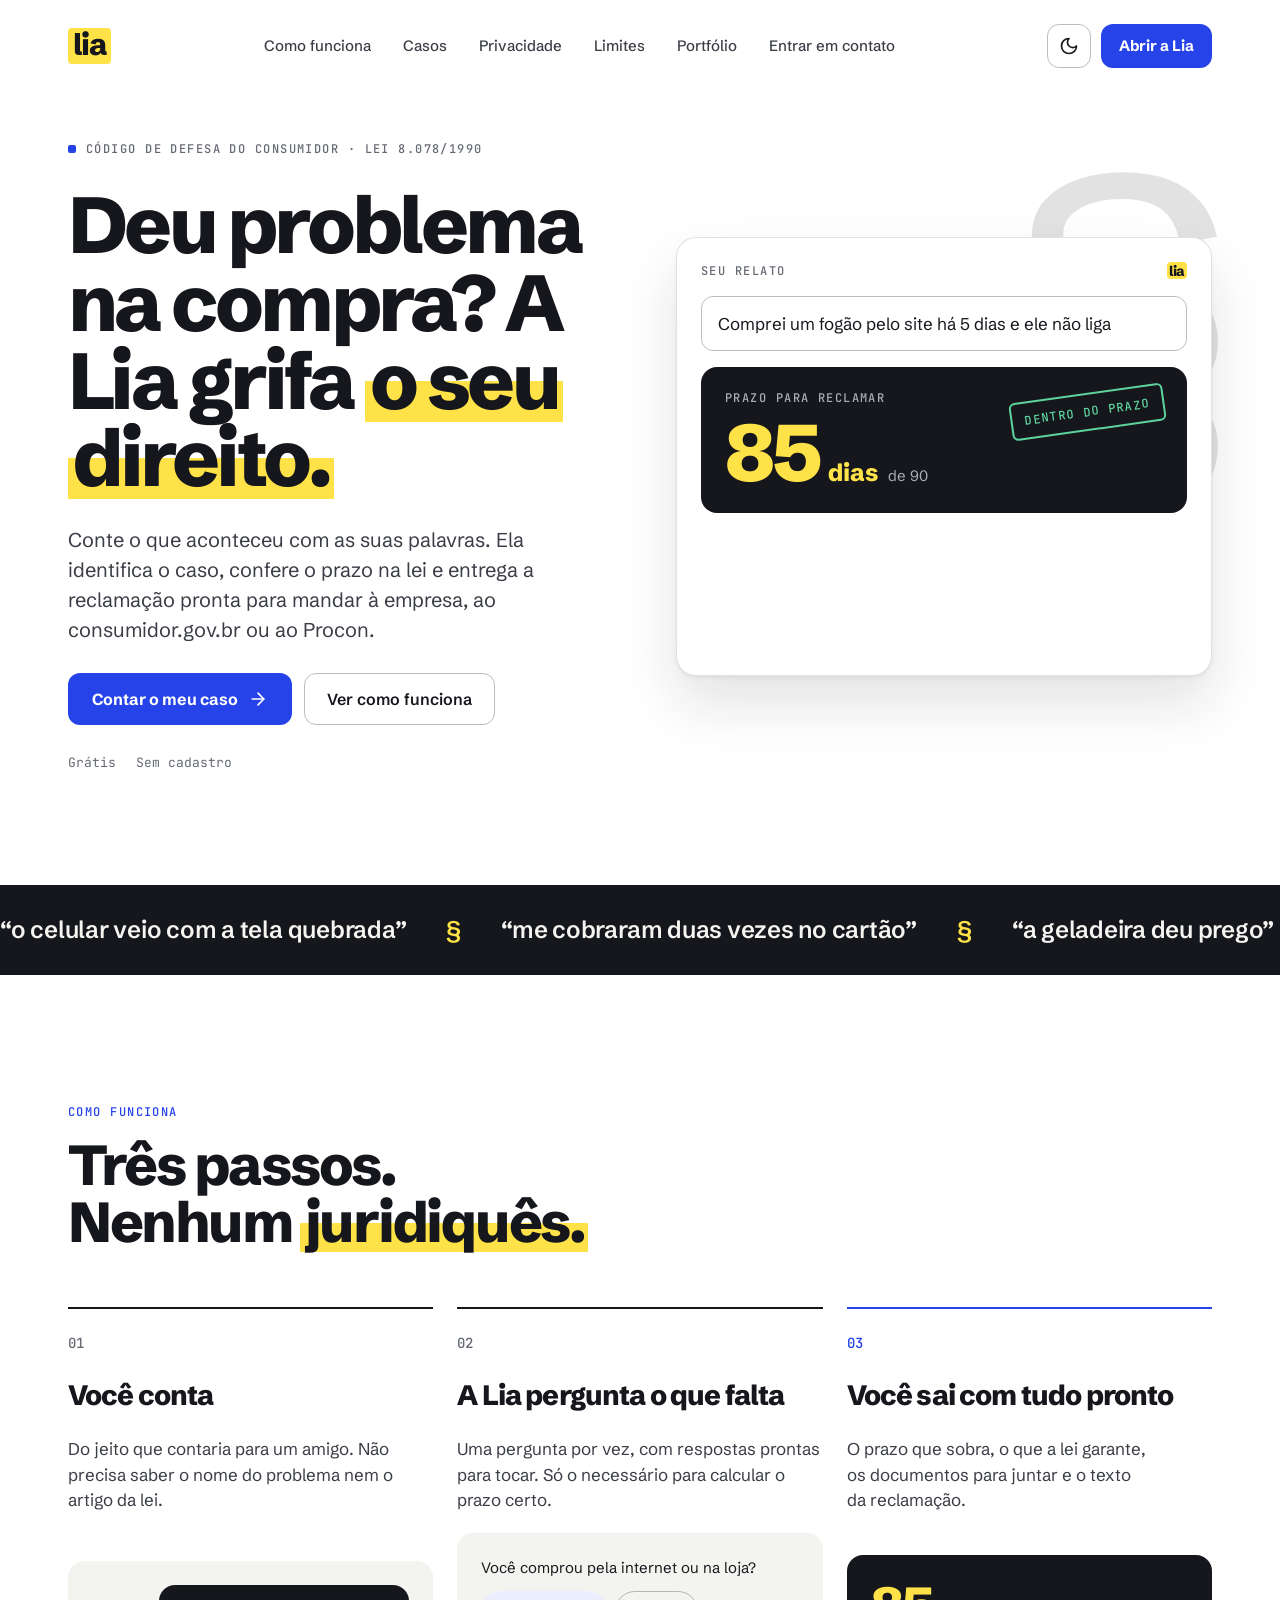
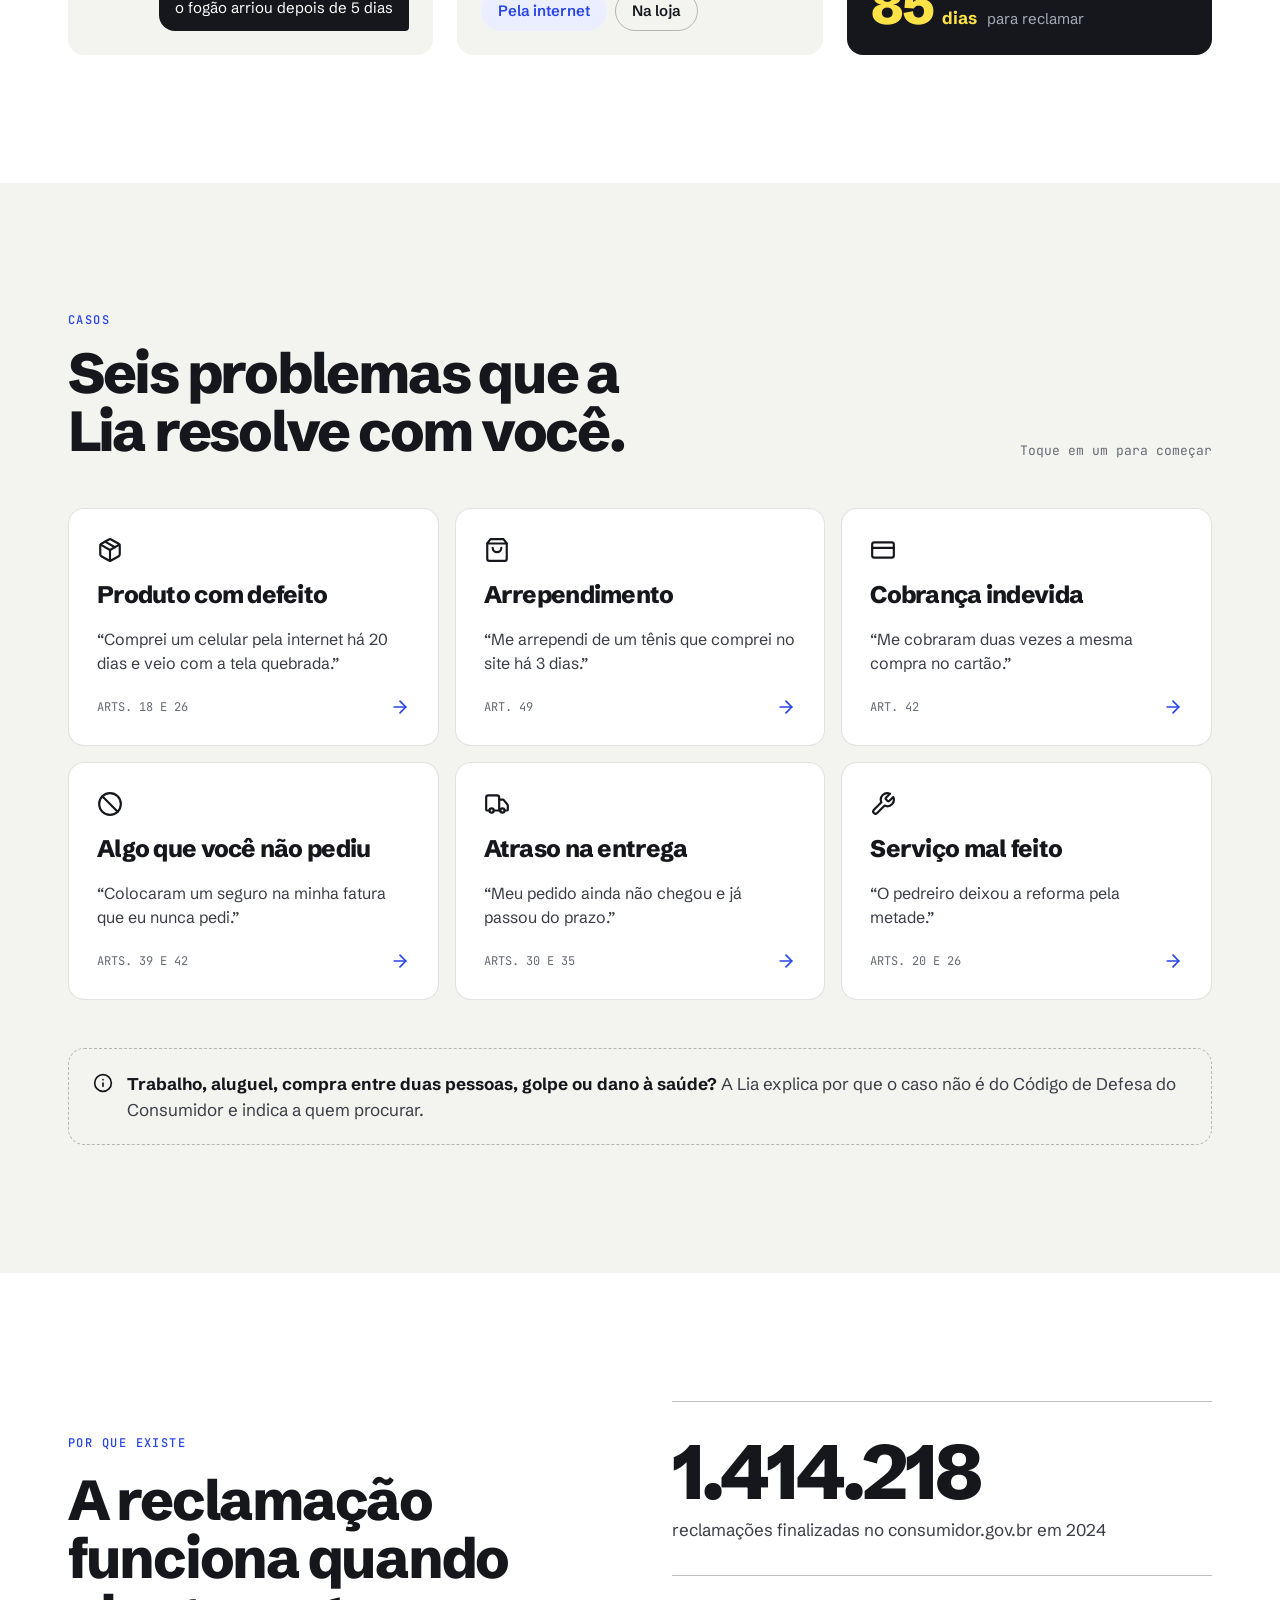
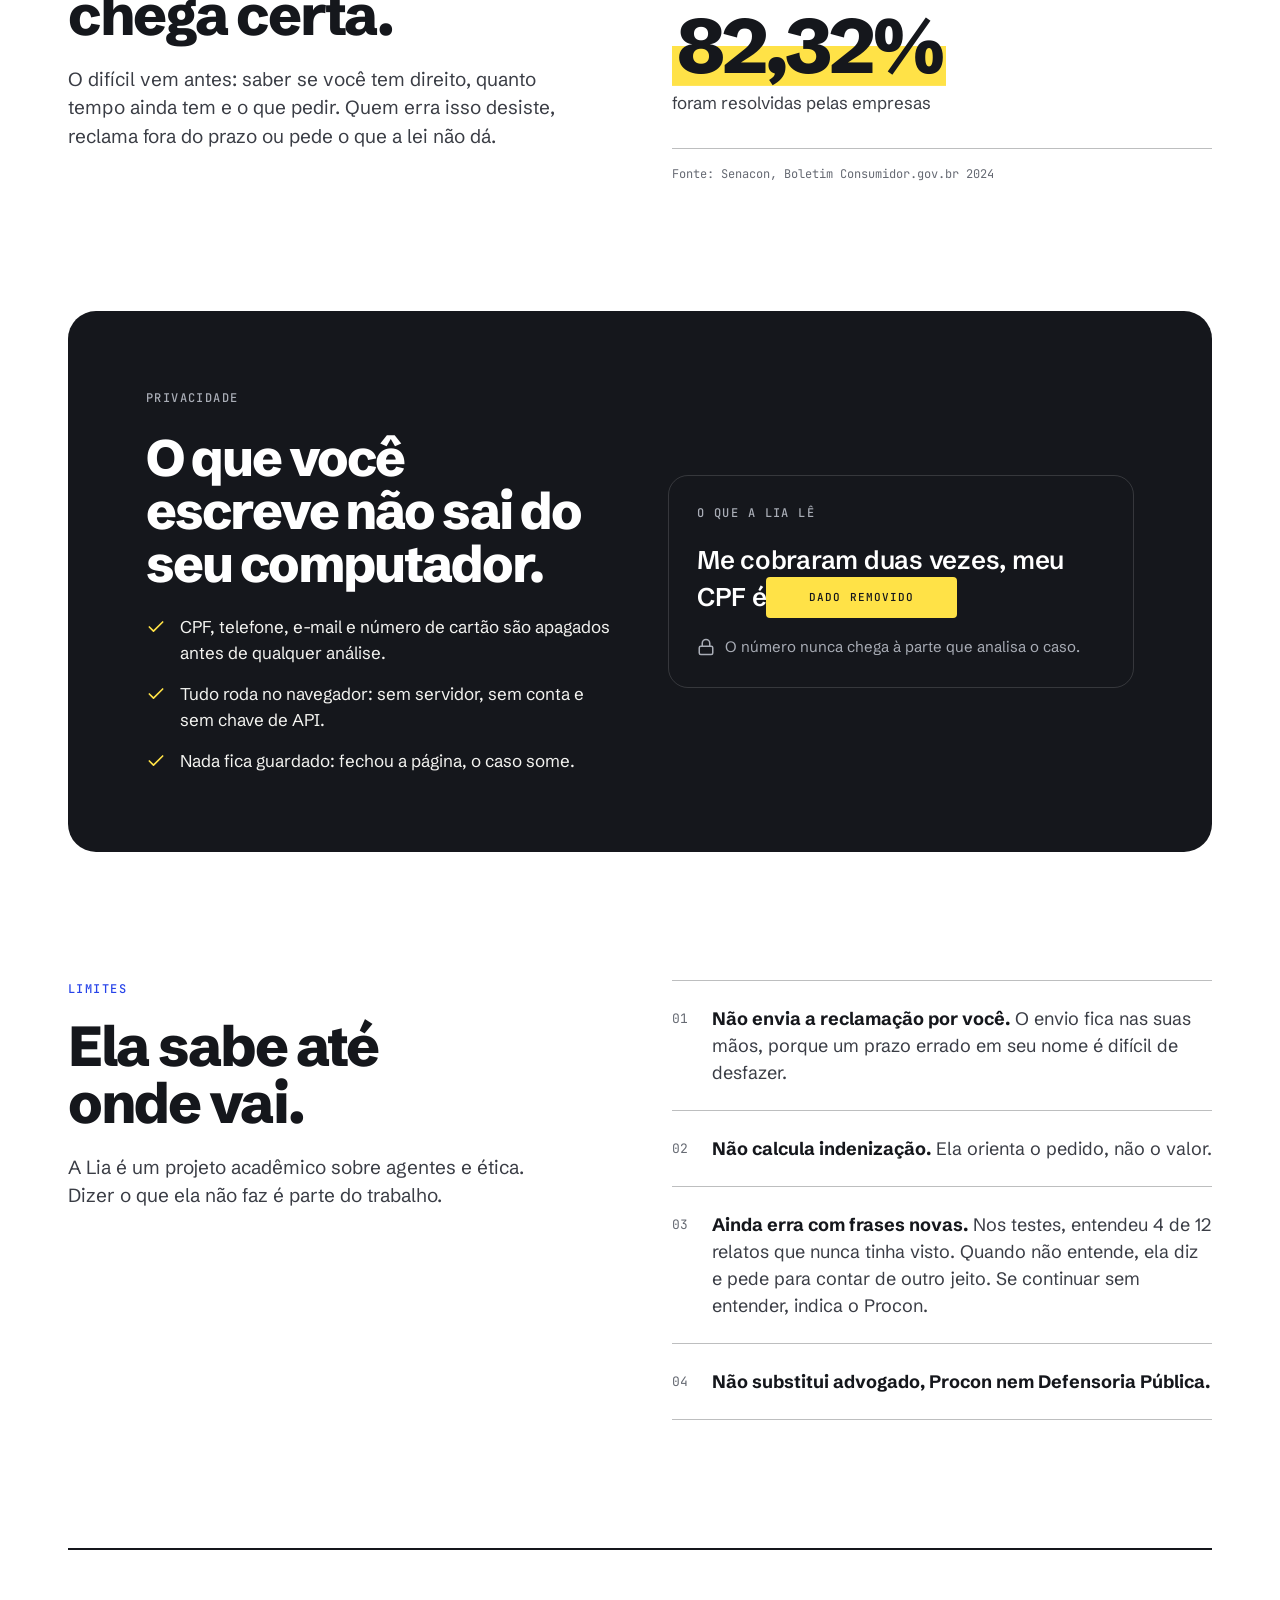
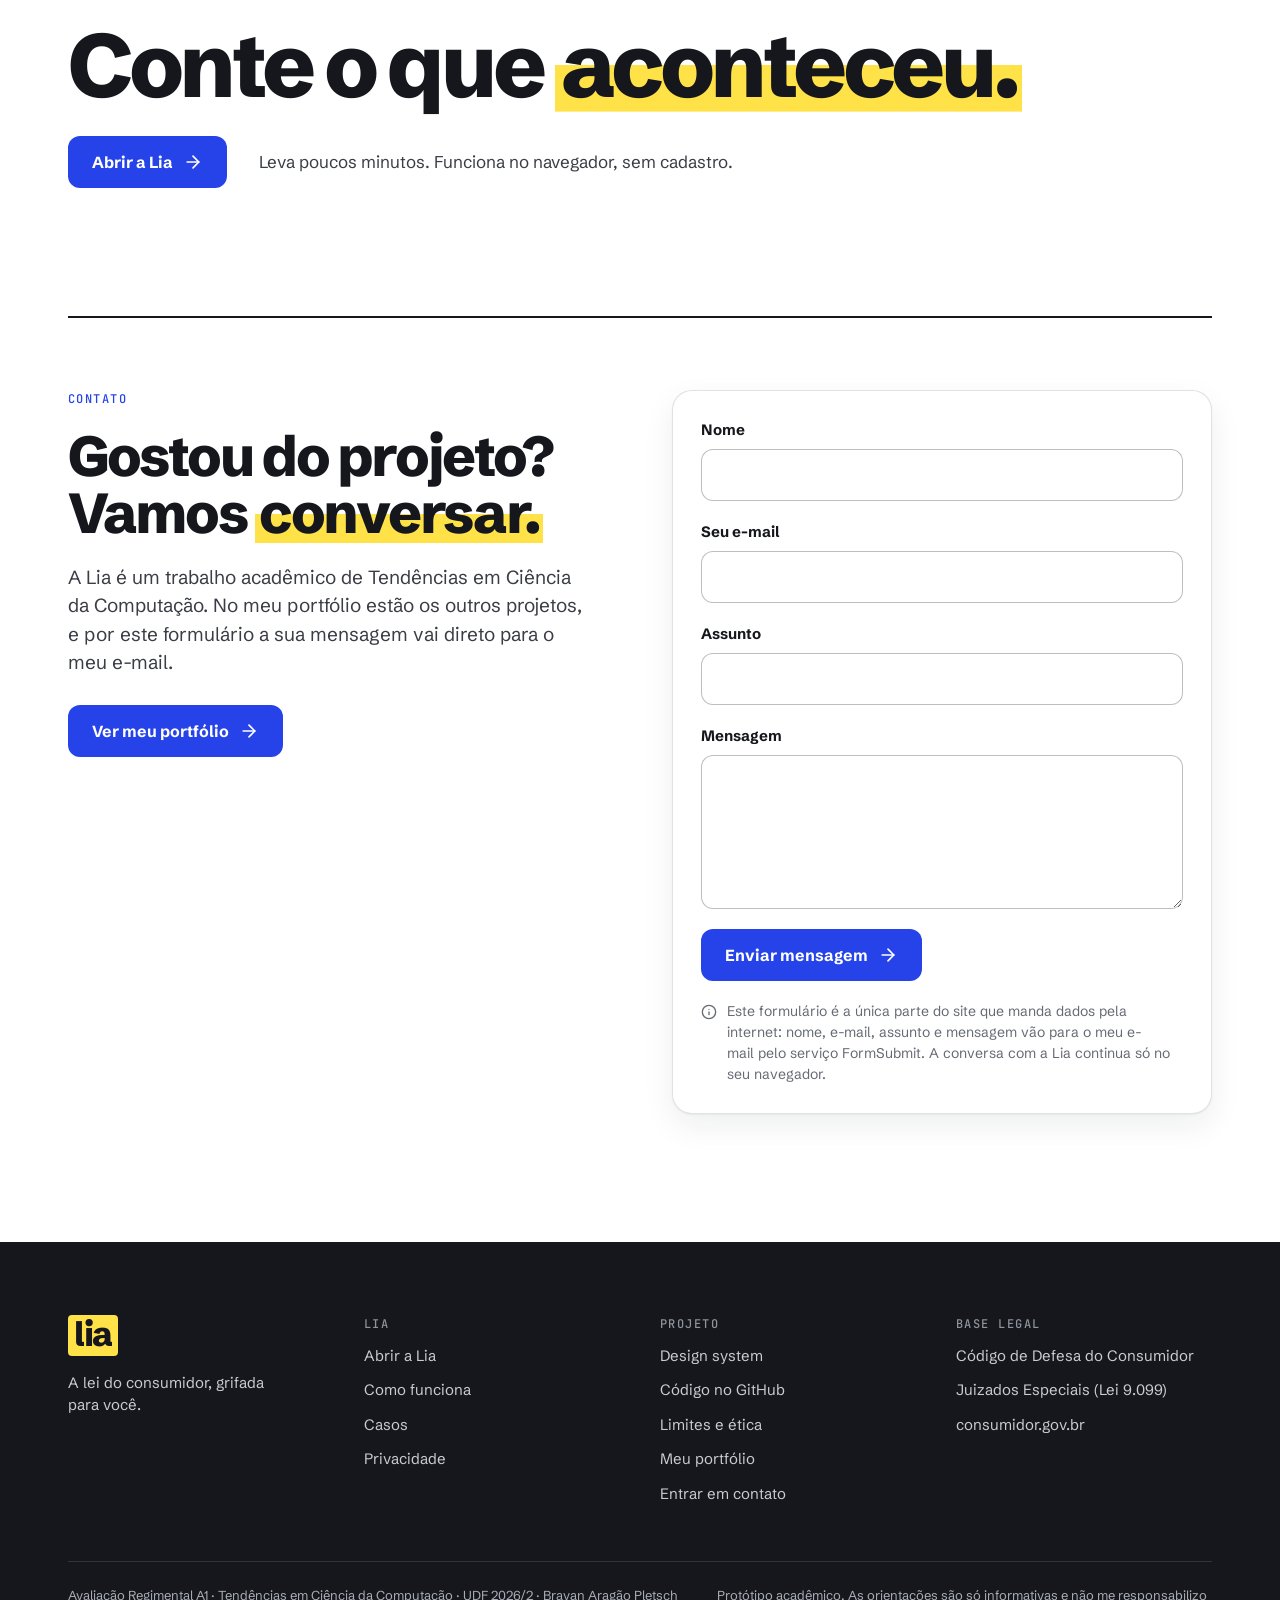
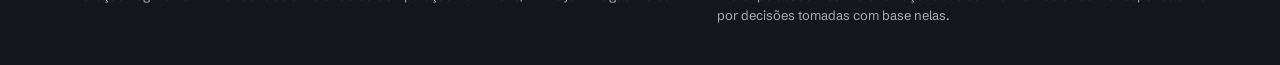
<file: unidade-4-aplicacoes-e-limitacoes/projeto-assistente-consumidor/agente/index.html>
<!doctype html>
<html lang="pt-BR">
<head>
  <meta charset="utf-8">
  <meta name="viewport" content="width=device-width, initial-scale=1">
  <title>Lia · seu direito de consumidor, grifado</title>
  <link rel="icon" href="favicon.ico" sizes="32x32">
  <link rel="icon" href="favicon.svg" type="image/svg+xml">
  <link rel="apple-touch-icon" href="apple-touch-icon.png">
  <meta name="description" content="Conte o que deu errado na compra. A Lia identifica o caso, confere o prazo no Código de Defesa do Consumidor e entrega a reclamação pronta.">
  <meta name="theme-color" content="#FFFFFF">
  <script src="scripts/ui/tema.js"></script>
  <link rel="preconnect" href="https://fonts.googleapis.com">
  <link rel="preconnect" href="https://fonts.gstatic.com" crossorigin>
  <link href="https://fonts.googleapis.com/css2?family=Schibsted+Grotesk:wght@400;500;600;700;800;900&family=JetBrains+Mono:wght@400;500&display=swap" rel="stylesheet">
  <link rel="stylesheet" href="estilos/tokens.css">
  <link rel="stylesheet" href="estilos/base.css">
  <link rel="stylesheet" href="estilos/componentes.css">
  <link rel="stylesheet" href="estilos/paginas/landing.css">
</head>
<body class="raiz">
  <div class="landing">
    <header id="topo-pagina" tabindex="-1" class="wrap topo">
      <a href="#" class="marca" aria-label="Lia, início">lia</a>
      <nav class="nav-links" id="menu" aria-label="Principal">
        <div class="nav-links__lista">
          <a href="#como-funciona">Como funciona</a>
          <a href="#casos">Casos</a>
          <a href="#privacidade">Privacidade</a>
          <a href="#limites">Limites</a>
          <a data-portfolio>Portfólio</a>
          <a href="#contato">Entrar em contato</a>
          <a class="nav-links__so-celular" data-repositorio>GitHub</a>
        </div>
      </nav>
      <div class="topo__acoes" id="acoes-topo">
        <a href="conversa.html" class="btn btn--topo">Abrir a Lia</a>
        <button type="button" class="btn-ico menu-botao" id="menu-botao" aria-label="Menu" aria-expanded="false" aria-controls="menu"><span class="menu-botao__icone" aria-hidden="true"><span></span><span></span><span></span></span></button>
      </div>
    </header>

    <section class="wrap heroi">
      <div class="heroi__grade">
        <div class="heroi__texto">
          <p class="ey heroi__chamada sobe">Código de Defesa do Consumidor · Lei 8.078/1990</p>
          <h1 class="sobe" style="--atraso: 80ms">Deu problema na compra? A Lia grifa <span class="grifo grifo-anim">o seu direito.</span></h1>
          <p class="heroi__apoio sobe" style="--atraso: 160ms">Conte o que aconteceu com as suas palavras. Ela identifica o caso, confere o prazo na lei e entrega a reclamação pronta para mandar à empresa, ao consumidor.gov.br ou ao Procon.</p>
          <div class="heroi__botoes sobe" style="--atraso: 240ms">
            <a href="conversa.html" class="btn">Contar o meu caso<span data-icone="seta-direita"></span></a>
            <a href="#como-funciona" class="btn2">Ver como funciona</a>
          </div>
          <p class="mono heroi__selos sobe" style="--atraso: 320ms"><span>Grátis</span><span>Sem cadastro</span></p>
        </div>

        <div class="demo sobe" style="--atraso: 300ms">
          <span class="demo__paragrafo" aria-hidden="true">§</span>
          <div class="demo__cartao">
            <div class="demo__topo">
              <p class="ey">Seu relato</p>
              <span class="marca">lia</span>
            </div>
            <div class="demo__relato"><span class="digita">Comprei um fogão pelo site há 5 dias e ele não liga</span></div>
            <div class="resp">
              <div class="demo__prazo">
                <p class="ey">Prazo para reclamar</p>
                <p class="demo__valor"><span class="conta" aria-hidden="true"></span><span class="so-leitor">85</span><span class="demo__unidade">dias</span><span class="demo__de">de 90</span></p>
                <span class="carimbo">Dentro do prazo</span>
              </div>
              <div class="demo__lei entra"><span class="mono">ART. 18</span><span>Loja e fabricante respondem juntos pelo defeito.</span></div>
              <div class="demo__lei entra" style="--atraso: 220ms"><span class="mono">ART. 26</span><span>90 dias para produto feito para durar.</span></div>
              <div class="demo__pronta entra" style="--atraso: 440ms">
                <span><span data-icone="confere"></span>Reclamação pronta</span>
                <span class="mono">COPIAR</span>
              </div>
            </div>
          </div>
        </div>
      </div>
    </section>

    <section class="faixa" aria-label="Frases que a Lia reconhece">
      <div class="trilho">
        <div class="trilho__lista">
          <span>“o celular veio com a tela quebrada”</span><span class="trilho__sinal" aria-hidden="true">§</span>
          <span>“me cobraram duas vezes no cartão”</span><span class="trilho__sinal" aria-hidden="true">§</span>
          <span>“a geladeira deu prego”</span><span class="trilho__sinal" aria-hidden="true">§</span>
          <span>“o fogão arriou”</span><span class="trilho__sinal" aria-hidden="true">§</span>
          <span>“meu pedido não veio”</span><span class="trilho__sinal" aria-hidden="true">§</span>
          <span>“colocaram um seguro que eu nunca pedi”</span><span class="trilho__sinal" aria-hidden="true">§</span>
          <span>“serviço porco”</span><span class="trilho__sinal" aria-hidden="true">§</span>
          <span>“me arrependi da compra”</span><span class="trilho__sinal" aria-hidden="true">§</span>
        </div>
      </div>
    </section>

    <section id="como-funciona" class="wrap sec-y como">
      <div class="cabeca">
        <p class="ey">Como funciona</p>
        <h2>Três passos. Nenhum <span class="grifo">juridiquês.</span></h2>
      </div>
      <ol class="tres-passos">
        <li>
          <span class="mono">01</span>
          <h3>Você conta</h3>
          <p>Do jeito que contaria para um amigo. Não precisa saber o nome do problema nem o artigo da lei.</p>
          <div class="ilustra ilustra--balao"><span>o fogão arriou depois de 5 dias</span></div>
        </li>
        <li>
          <span class="mono">02</span>
          <h3>A Lia pergunta o que falta</h3>
          <p>Uma pergunta por vez, com respostas prontas para tocar. Só o necessário para calcular o prazo certo.</p>
          <div class="ilustra ilustra--pergunta">
            <span>Você comprou pela internet ou na loja?</span>
            <span class="ilustra__chips"><span class="chip chip-on">Pela internet</span><span class="chip">Na loja</span></span>
          </div>
        </li>
        <li>
          <span class="mono">03</span>
          <h3>Você sai com tudo pronto</h3>
          <p>O prazo que sobra, o que a lei garante, os documentos para juntar e o texto da reclamação.</p>
          <div class="ilustra ilustra--prazo"><span class="ilustra__numero">85</span><span class="ilustra__unidade">dias</span><span class="ilustra__de">para reclamar</span></div>
        </li>
      </ol>
    </section>

    <section id="casos" class="sec-y casos-l">
      <div class="wrap casos-l__conteudo">
        <div class="casos-l__topo">
          <div class="cabeca">
            <p class="ey">Casos</p>
            <h2>Seis problemas que a Lia resolve com você.</h2>
          </div>
          <p class="mono casos-l__dica">Toque em um para começar</p>
        </div>
        <div class="vitrine">
          <a href="conversa.html" class="caso" data-caso="defeito_produto">
            <span class="caso__nome">Produto com defeito</span>
            <span class="caso__fala"></span>
            <span class="caso__pe"><span class="mono">ARTS. 18 E 26</span><span data-icone="seta-direita"></span></span>
          </a>
          <a href="conversa.html" class="caso" data-caso="arrependimento">
            <span class="caso__nome">Arrependimento</span>
            <span class="caso__fala"></span>
            <span class="caso__pe"><span class="mono">ART. 49</span><span data-icone="seta-direita"></span></span>
          </a>
          <a href="conversa.html" class="caso" data-caso="cobranca_indevida">
            <span class="caso__nome">Cobrança indevida</span>
            <span class="caso__fala"></span>
            <span class="caso__pe"><span class="mono">ART. 42</span><span data-icone="seta-direita"></span></span>
          </a>
          <a href="conversa.html" class="caso" data-caso="nao_solicitado">
            <span class="caso__nome">Algo que você não pediu</span>
            <span class="caso__fala"></span>
            <span class="caso__pe"><span class="mono">ARTS. 39 E 42</span><span data-icone="seta-direita"></span></span>
          </a>
          <a href="conversa.html" class="caso" data-caso="oferta_descumprida">
            <span class="caso__nome">Atraso na entrega</span>
            <span class="caso__fala"></span>
            <span class="caso__pe"><span class="mono">ARTS. 30 E 35</span><span data-icone="seta-direita"></span></span>
          </a>
          <a href="conversa.html" class="caso" data-caso="servico_mal_prestado">
            <span class="caso__nome">Serviço mal feito</span>
            <span class="caso__fala"></span>
            <span class="caso__pe"><span class="mono">ARTS. 20 E 26</span><span data-icone="seta-direita"></span></span>
          </a>
        </div>
        <p class="nota">
          <span data-icone="info"></span>
          <span><strong>Trabalho, aluguel, compra entre duas pessoas, golpe ou dano à saúde?</strong> A Lia explica por que o caso não é do Código de Defesa do Consumidor e indica a quem procurar.</span>
        </p>
      </div>
    </section>

    <section class="wrap sec-y">
      <div class="motivo">
        <div class="bloco-texto">
          <p class="ey">Por que existe</p>
          <h2>A reclamação funciona quando chega certa.</h2>
          <p class="texto-19">O difícil vem antes: saber se você tem direito, quanto tempo ainda tem e o que pedir. Quem erra isso desiste, reclama fora do prazo ou pede o que a lei não dá.</p>
        </div>
        <div class="numeros">
          <div><span class="numeros__valor">1.414.218</span><span>reclamações finalizadas no consumidor.gov.br em 2024</span></div>
          <div><span class="numeros__valor"><span class="grifo">82,32%</span></span><span>foram resolvidas pelas empresas</span></div>
          <p class="mono numeros__fonte">Fonte: Senacon, Boletim Consumidor.gov.br 2024</p>
        </div>
      </div>
    </section>

    <section id="privacidade" class="wrap sec-b">
      <div class="privacidade">
        <div class="privacidade__texto">
          <p class="ey">Privacidade</p>
          <h2>O que você escreve não sai do seu computador.</h2>
          <ul>
            <li><span data-icone="confere"></span>CPF, telefone, e-mail e número de cartão são apagados antes de qualquer análise.</li>
            <li><span data-icone="confere"></span>Tudo roda no navegador: sem servidor, sem conta e sem chave de API.</li>
            <li><span data-icone="confere"></span>Nada fica guardado: fechou a página, o caso some.</li>
          </ul>
        </div>
        <div class="leitura">
          <p class="ey">O que a Lia lê</p>
          <p class="leitura__frase">Me cobraram duas vezes, meu CPF é <span class="cpf"><span class="mono">123.456.789-00</span><span class="tarja" aria-hidden="true"></span><span class="tarja-txt mono" aria-hidden="true">DADO REMOVIDO</span></span></p>
          <p class="leitura__nota"><span data-icone="cadeado"></span>O número nunca chega à parte que analisa o caso.</p>
        </div>
      </div>
    </section>

    <section id="limites" class="wrap sec-b">
      <div class="limites">
        <div class="bloco-texto">
          <p class="ey">Limites</p>
          <h2>Ela sabe até onde vai.</h2>
          <p class="texto-19 limites__apoio">A Lia é um projeto acadêmico sobre agentes e ética. Dizer o que ela não faz é parte do trabalho.</p>
        </div>
        <ol class="limites__lista">
          <li><span class="mono">01</span><span><strong>Não envia a reclamação por você.</strong> O envio fica nas suas mãos, porque um prazo errado em seu nome é difícil de desfazer.</span></li>
          <li><span class="mono">02</span><span><strong>Não calcula indenização.</strong> Ela orienta o pedido, não o valor.</span></li>
          <li><span class="mono">03</span><span><strong>Ainda erra com frases novas.</strong> Nos testes, entendeu 4 de 12 relatos que nunca tinha visto. Quando não entende, ela diz e pede para contar de outro jeito. Se continuar sem entender, indica o Procon.</span></li>
          <li><span class="mono">04</span><span><strong>Não substitui advogado, Procon nem Defensoria Pública.</strong></span></li>
        </ol>
      </div>
    </section>

    <section class="wrap sec-b">
      <div class="chamada-final">
        <h2>Conte o que <span class="grifo">aconteceu.</span></h2>
        <div class="chamada-final__acao">
          <a href="conversa.html" class="btn">Abrir a Lia<span data-icone="seta-direita"></span></a>
          <p>Leva poucos minutos. Funciona no navegador, sem cadastro.</p>
        </div>
      </div>
    </section>

    <section id="contato" class="wrap sec-b" aria-labelledby="titulo-contato">
      <div class="contato">
        <div class="bloco-texto">
          <p class="ey">Contato</p>
          <h2 id="titulo-contato">Gostou do projeto? Vamos <span class="grifo">conversar.</span></h2>
          <p class="texto-19">A Lia é um trabalho acadêmico de Tendências em Ciência da Computação. No meu portfólio estão os outros projetos, e por este formulário a sua mensagem vai direto para o meu e-mail.</p>
          <a class="btn contato__portfolio" data-portfolio>Ver meu portfólio<span data-icone="seta-direita"></span></a>
        </div>
        <form class="contato__form" id="contato-form" action="https://formsubmit.co/0143f9b42815ba196d812fc3c0e90bba" method="POST">
          <div class="contato__campo">
            <label for="contato-nome">Nome</label>
            <input id="contato-nome" name="nome" type="text" autocomplete="name" maxlength="100" required>
          </div>
          <div class="contato__campo">
            <label for="contato-email">Seu e-mail</label>
            <input id="contato-email" name="email" type="email" autocomplete="email" maxlength="200" required>
          </div>
          <div class="contato__campo">
            <label for="contato-assunto">Assunto</label>
            <input id="contato-assunto" name="assunto" type="text" maxlength="150" required>
          </div>
          <div class="contato__campo">
            <label for="contato-mensagem">Mensagem</label>
            <textarea id="contato-mensagem" name="mensagem" rows="5" maxlength="2000" required></textarea>
          </div>
          <input type="hidden" name="_subject" value="Contato pelo site da Lia">
          <input type="hidden" name="_template" value="table">
          <input class="contato__armadilha" type="text" name="_honey" tabindex="-1" autocomplete="off" aria-hidden="true">
          <div class="contato__acoes">
            <button type="submit" class="btn">Enviar mensagem<span data-icone="seta-direita"></span></button>
            <p class="contato__status" id="contato-status" role="status"></p>
          </div>
          <p class="contato__nota"><span data-icone="info"></span>Este formulário é a única parte do site que manda dados pela internet: nome, e-mail, assunto e mensagem vão para o meu e-mail pelo serviço FormSubmit. A conversa com a Lia continua só no seu navegador.</p>
        </form>
      </div>
    </section>

    <footer class="rod">
      <div class="wrap rod__conteudo">
        <div class="rod__grade">
          <div class="rod__marca">
            <span class="marca">lia</span>
            <p>A lei do consumidor, grifada para você.</p>
          </div>
          <nav aria-label="Lia">
            <p class="ey">Lia</p>
            <a href="conversa.html">Abrir a Lia</a>
            <a href="#como-funciona">Como funciona</a>
            <a href="#casos">Casos</a>
            <a href="#privacidade">Privacidade</a>
          </nav>
          <nav aria-label="Projeto">
            <p class="ey">Projeto</p>
            <a href="design-system.html">Design system</a>
            <a data-repositorio>Código no GitHub</a>
            <a href="#limites">Limites e ética</a>
            <a data-portfolio>Meu portfólio</a>
            <a href="#contato">Entrar em contato</a>
          </nav>
          <nav aria-label="Base legal">
            <p class="ey">Base legal</p>
            <a href="https://www.planalto.gov.br/ccivil_03/leis/l8078compilado.htm">Código de Defesa do Consumidor</a>
            <a href="https://www.planalto.gov.br/ccivil_03/leis/l9099.htm">Juizados Especiais (Lei 9.099)</a>
            <a href="https://www.consumidor.gov.br">consumidor.gov.br</a>
          </nav>
        </div>
        <div class="rod__fim">
          <p>Avaliação Regimental A1 · Tendências em Ciência da Computação · UDF 2026/2 · Brayan Aragão Pletsch</p>
          <p>Protótipo acadêmico. As orientações são só informativas e não me responsabilizo por decisões tomadas com base nelas.</p>
        </div>
      </div>
    </footer>
  </div>

  <button type="button" class="topo-btn" id="topo-btn" aria-label="Voltar ao topo">
    <span class="topo-anel" aria-hidden="true"></span>
    <span class="topo-miolo"><span data-icone="seta-cima"></span></span>
  </button>

  <script src="scripts/ui/icones.js"></script>
  <script src="scripts/ui/componentes.js"></script>
  <script src="scripts/paginas/landing.js"></script>
</body>
</html>
</file>
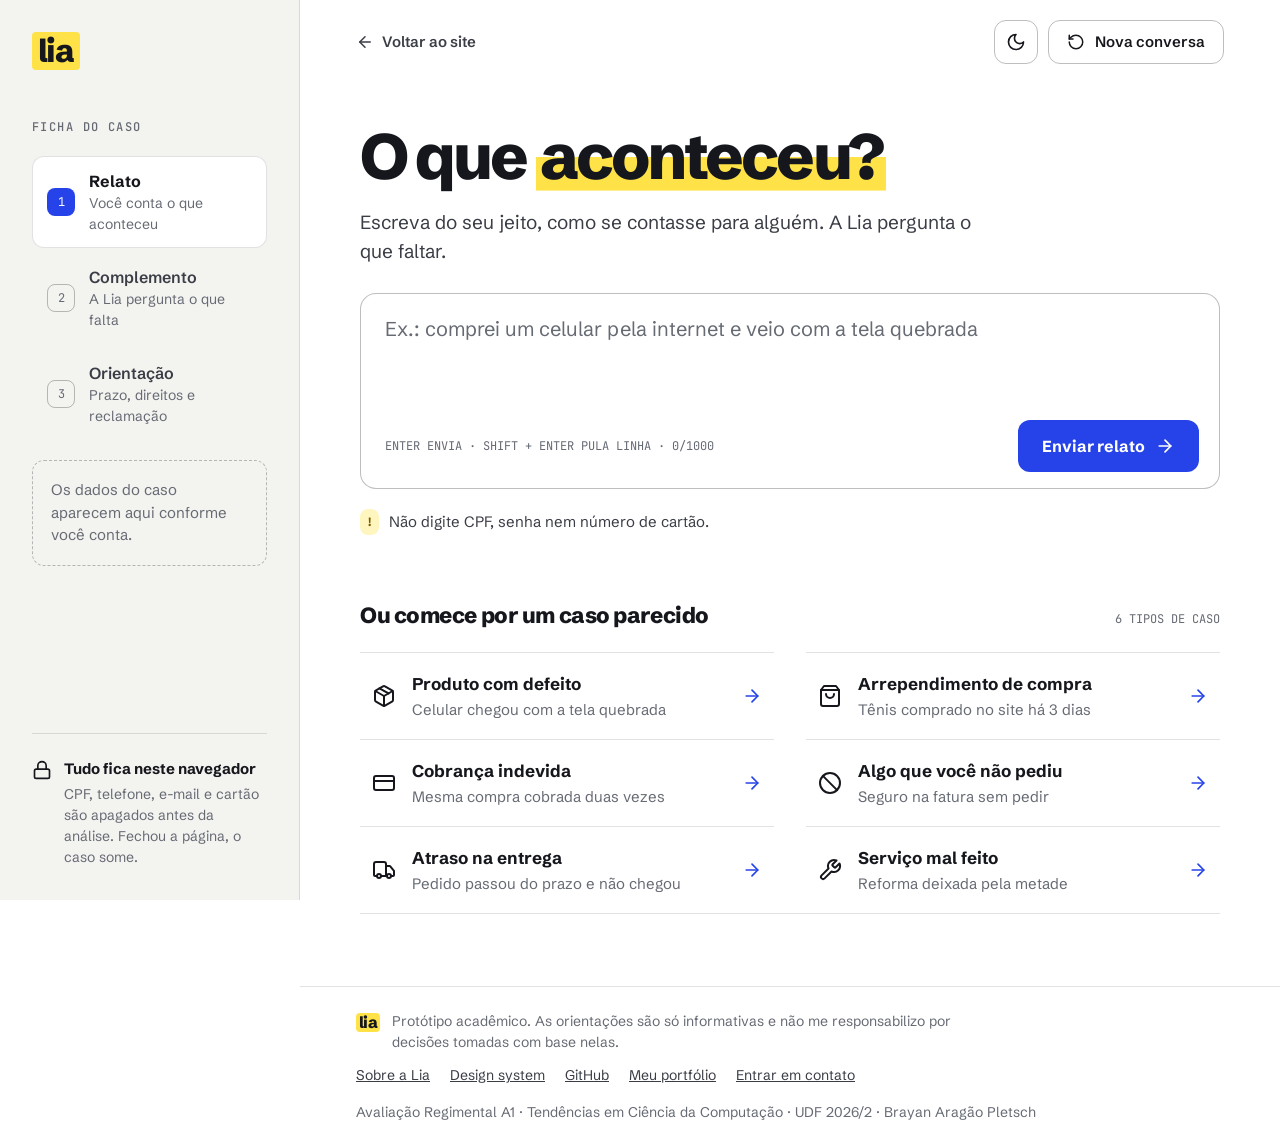
<file: unidade-4-aplicacoes-e-limitacoes/projeto-assistente-consumidor/agente/conversa.html>
<!doctype html>
<html lang="pt-BR">
<head>
  <meta charset="utf-8">
  <meta name="viewport" content="width=device-width, initial-scale=1">
  <meta name="theme-color" content="#FFFFFF">
  <title>Lia, assistente de reclamação do consumidor</title>
  <link rel="icon" href="favicon.ico" sizes="32x32">
  <link rel="icon" href="favicon.svg" type="image/svg+xml">
  <link rel="apple-touch-icon" href="apple-touch-icon.png">
  <script src="scripts/ui/tema.js"></script>
  <link rel="preconnect" href="https://fonts.googleapis.com">
  <link rel="preconnect" href="https://fonts.gstatic.com" crossorigin>
  <link href="https://fonts.googleapis.com/css2?family=Schibsted+Grotesk:wght@400;500;600;700;800;900&family=JetBrains+Mono:wght@400;500&display=swap" rel="stylesheet">
  <link rel="stylesheet" href="estilos/tokens.css">
  <link rel="stylesheet" href="estilos/base.css">
  <link rel="stylesheet" href="estilos/componentes.css">
  <link rel="stylesheet" href="estilos/paginas/conversa.css">
</head>
<body class="raiz">
  <div class="app" id="app" data-estado="inicio">
    <aside class="lado" id="lado" aria-label="Ficha do caso">
      <div class="lado__topo">
        <a href="index.html" class="marca" aria-label="Lia, voltar ao site">lia</a>
        <button type="button" class="btn-ico so-mobile" id="fechar-ficha" aria-label="Fechar ficha do caso"><span data-icone="fechar"></span></button>
      </div>
      <section class="lado__ficha">
        <p class="ey">Ficha do caso</p>
        <div class="ficha" id="ficha"></div>
      </section>
      <div class="lado__privacidade">
        <span data-icone="cadeado"></span>
        <div>
          <strong>Tudo fica neste navegador</strong>
          <p>CPF, telefone, e-mail e cartão são apagados antes da análise. Fechou a página, o caso some.</p>
        </div>
      </div>
    </aside>

    <div class="coluna">
      <header class="cabecalho">
        <a href="index.html" class="marca so-mobile" aria-label="Lia, voltar ao site">lia</a>
        <a href="index.html" class="voltar"><span data-icone="seta-esquerda"></span>Voltar ao site</a>
        <div class="cabecalho__acoes" id="acoes"></div>
      </header>
      <div class="progresso-movel so-mobile" id="progresso-movel"></div>

      <main class="principal">
        <h1 class="so-leitor">Lia, assistente de reclamação do consumidor</h1>
        <section class="inicio" id="inicio" aria-labelledby="titulo-relato">
          <div class="inicio__relato" id="slot-inicio">
            <label for="campo" id="titulo-relato" class="inicio__titulo">O que <span class="grifo">aconteceu?</span></label>
            <p class="inicio__apoio" id="apoio-relato">Escreva do seu jeito, como se contasse para alguém. A Lia pergunta o que faltar.</p>
            <form id="formulario" class="compositor compositor--grande">
              <div class="compositor__caixa">
                <textarea id="campo" rows="3" placeholder="Ex.: comprei um celular pela internet e veio com a tela quebrada"></textarea>
                <div class="compositor__rodape">
                  <p class="compositor__dica">Enter envia · Shift + Enter pula linha · <span id="contador">0/1000</span></p>
                  <button type="submit" class="btn">Enviar relato<span data-icone="seta-direita"></span></button>
                </div>
                <button type="submit" class="btn btn--enviar-ico" aria-label="Enviar mensagem"><span data-icone="seta-cima"></span></button>
              </div>
              <p class="compositor__aviso">Não digite CPF, senha nem número de cartão.</p>
            </form>
            <p class="aviso-digitar"><span class="selo selo--alerta" aria-hidden="true">!</span>Não digite CPF, senha nem número de cartão.</p>
          </div>
          <section class="inicio__casos" aria-labelledby="titulo-casos">
            <div class="inicio__casos-topo">
              <h2 id="titulo-casos">Ou comece por um caso parecido</h2>
              <p>6 tipos de caso</p>
            </div>
            <div id="casos"></div>
          </section>
        </section>
        <section class="chat" aria-label="Conversa com a Lia">
          <div class="mensagens" id="mensagens" aria-live="polite"></div>
        </section>
      </main>

      <div class="doca" id="slot-conversa"></div>
      <div id="rodape"></div>
    </div>

    <button type="button" class="veu" id="veu" aria-label="Fechar ficha do caso" hidden></button>
  </div>

  <script src="scripts/nucleo/base-conhecimento.js"></script>
  <script src="scripts/nucleo/agente.js"></script>
  <script src="scripts/ui/icones.js"></script>
  <script src="scripts/ui/componentes.js"></script>
  <script src="scripts/paginas/conversa.js"></script>
</body>
</html>
</file>
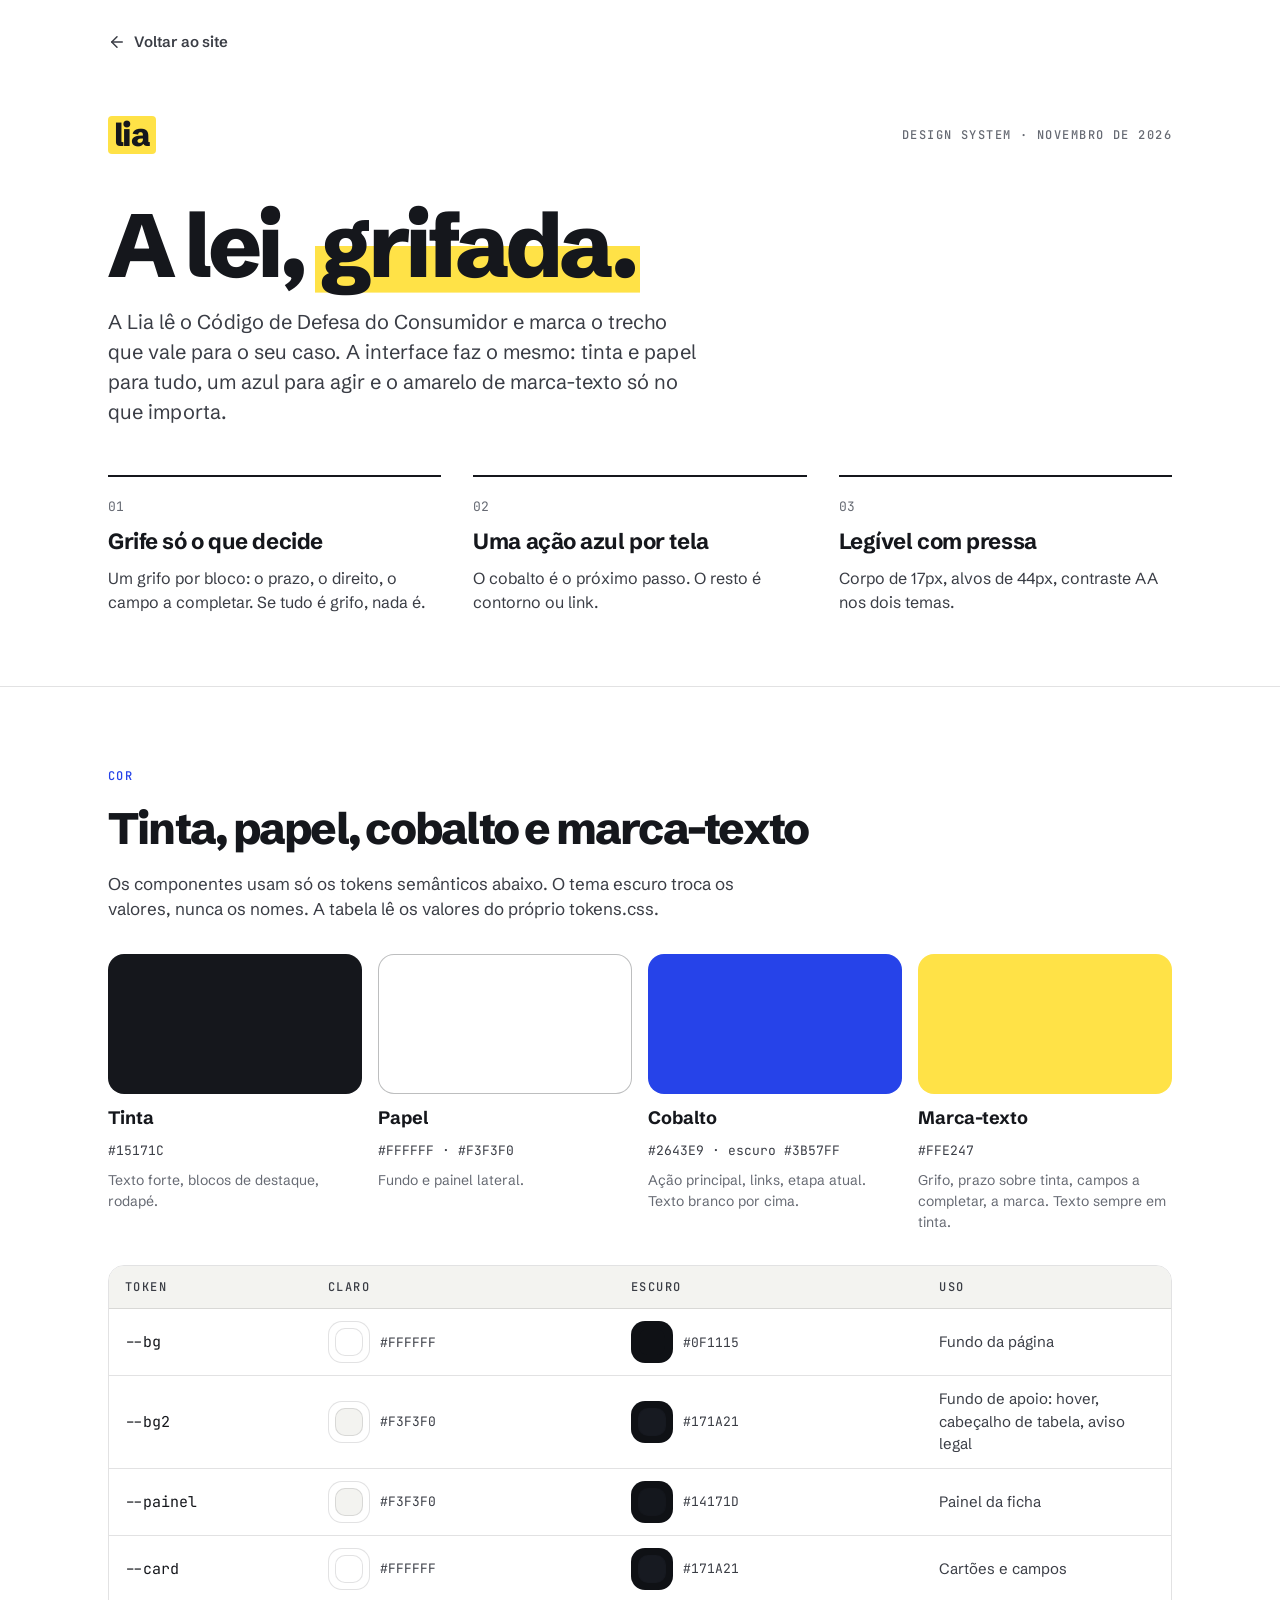
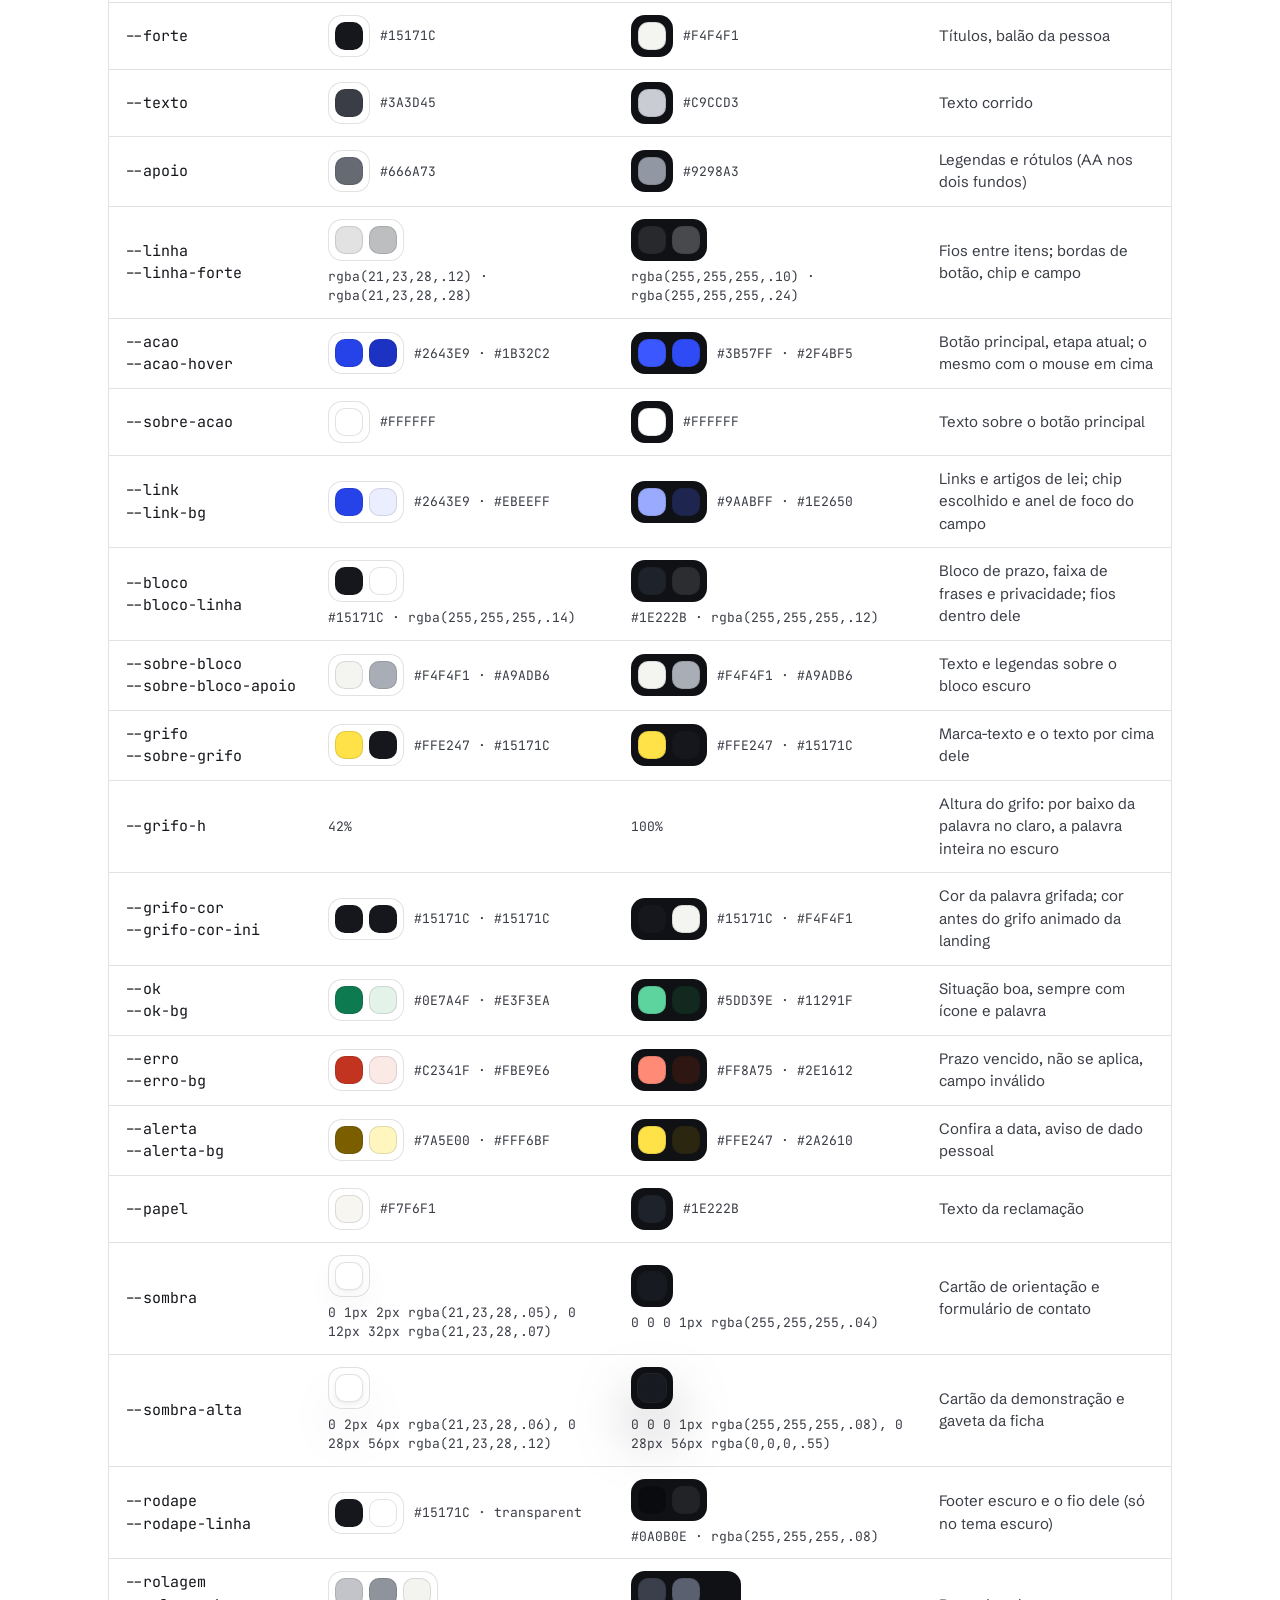
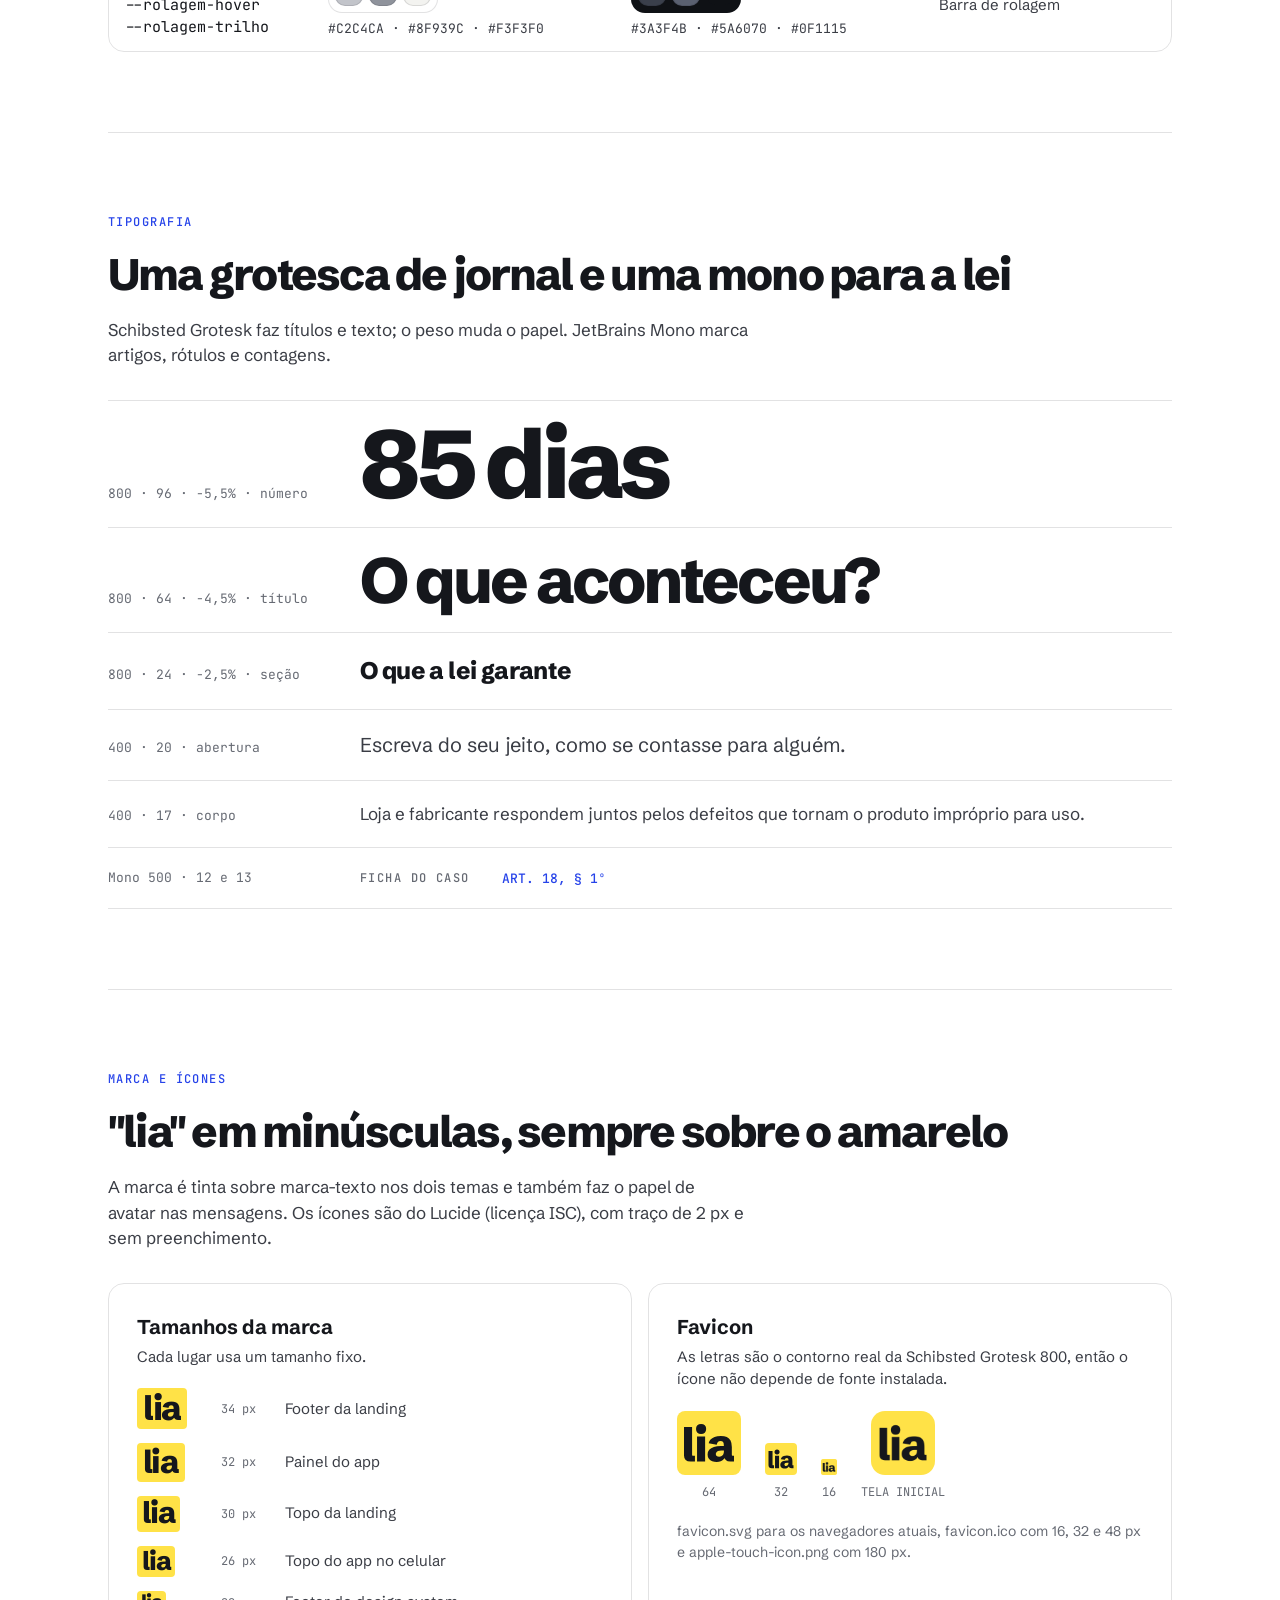
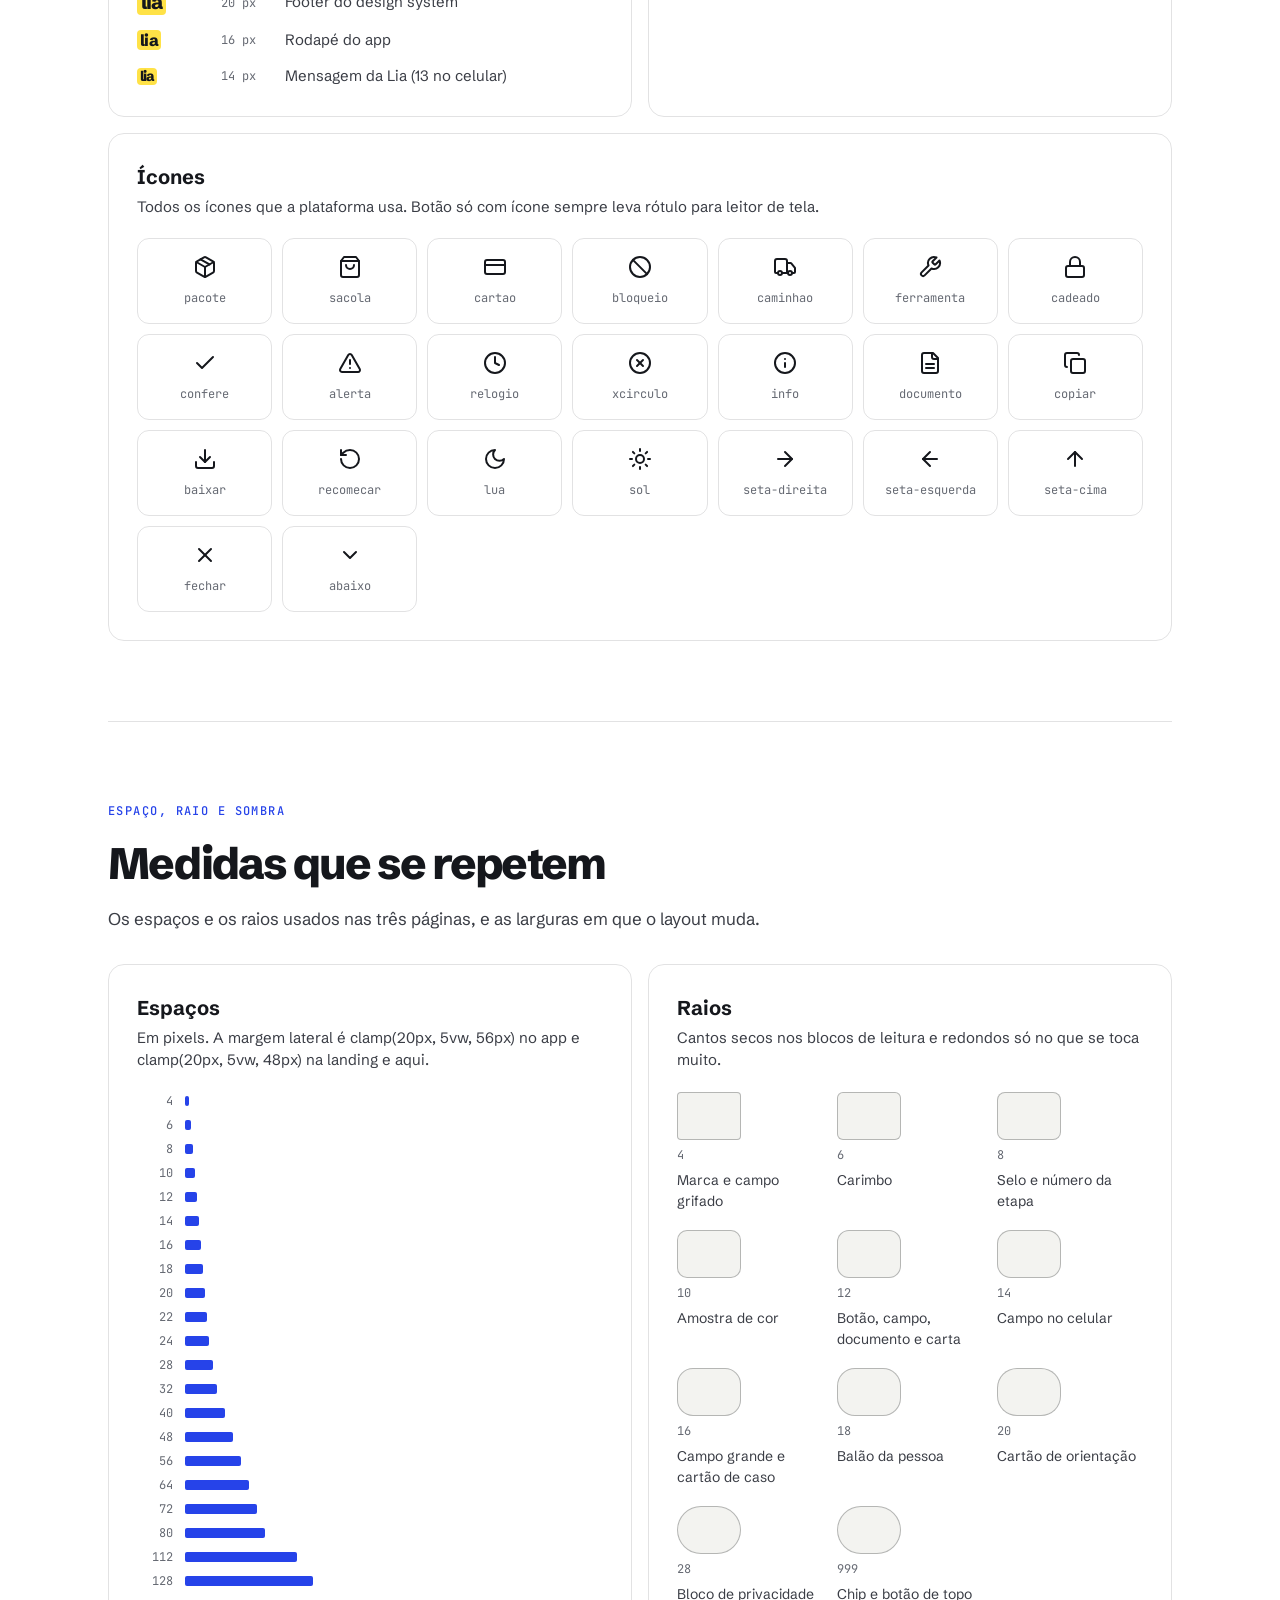
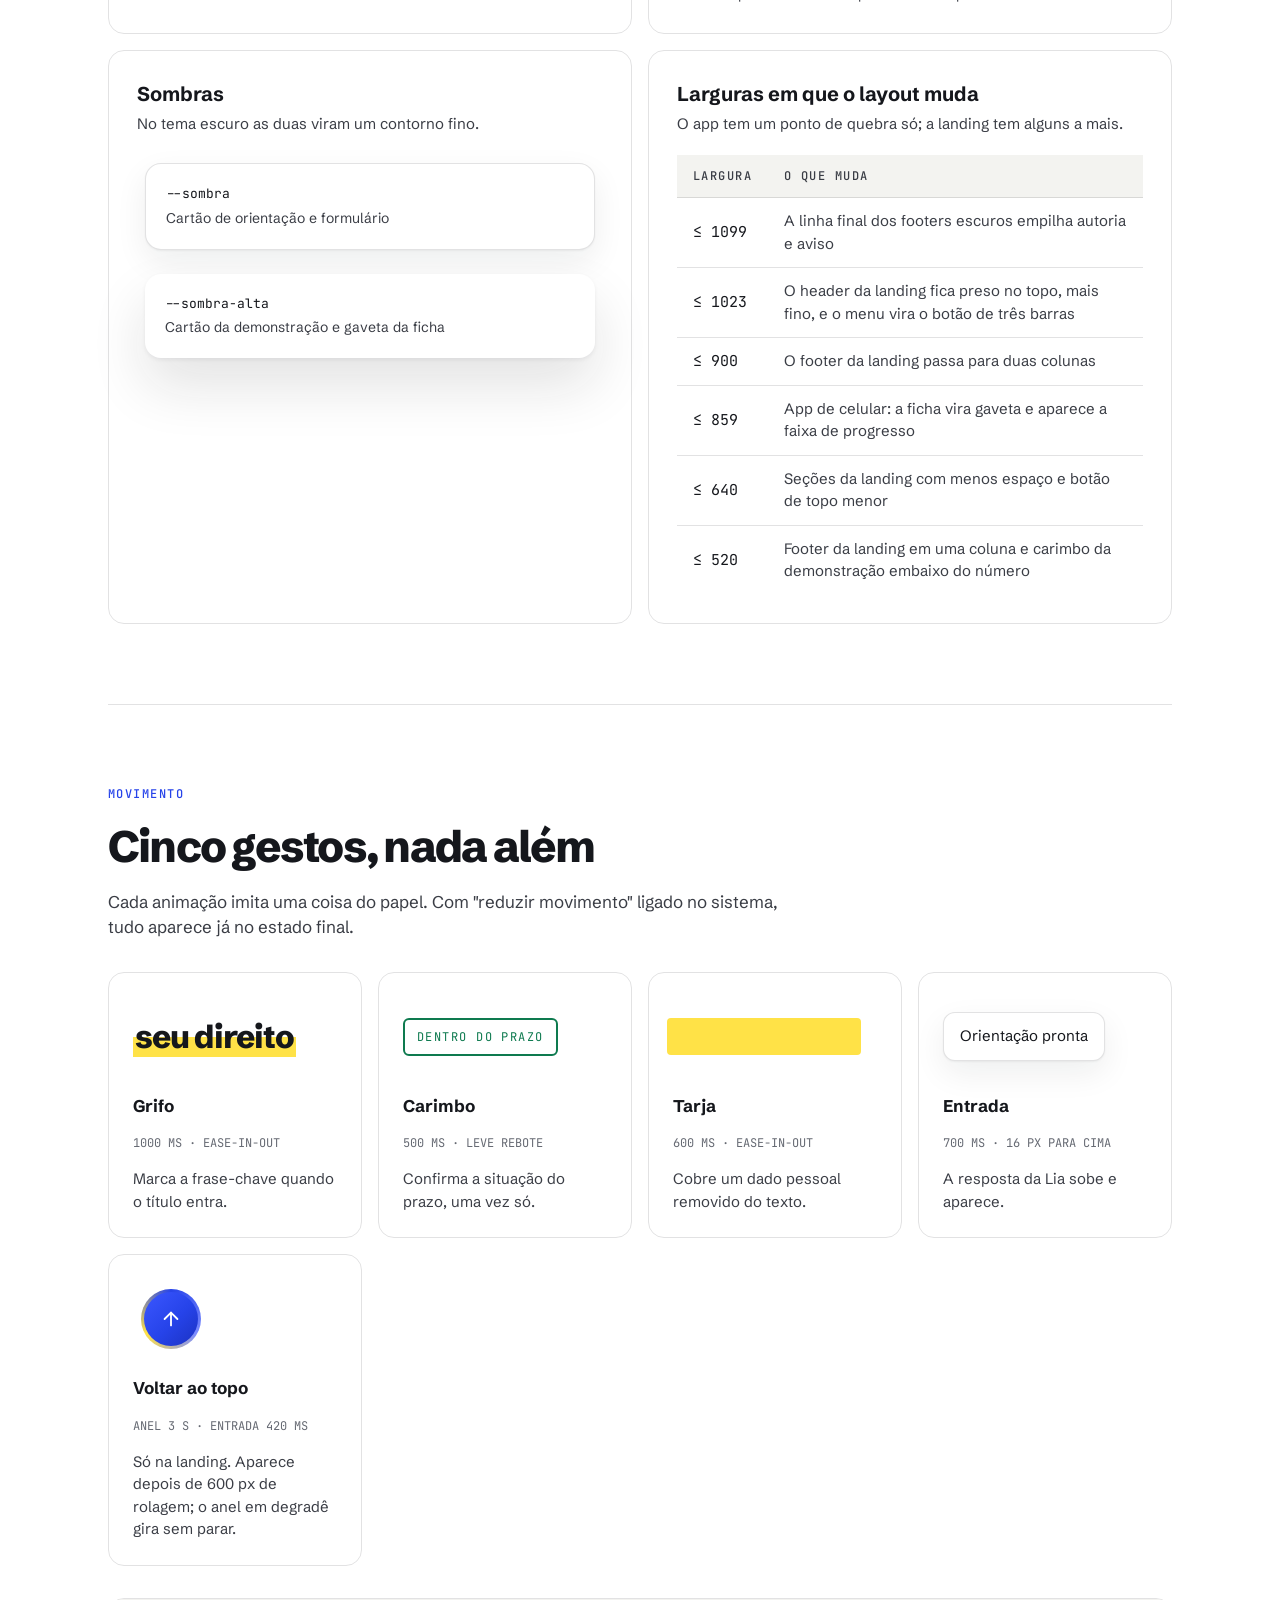
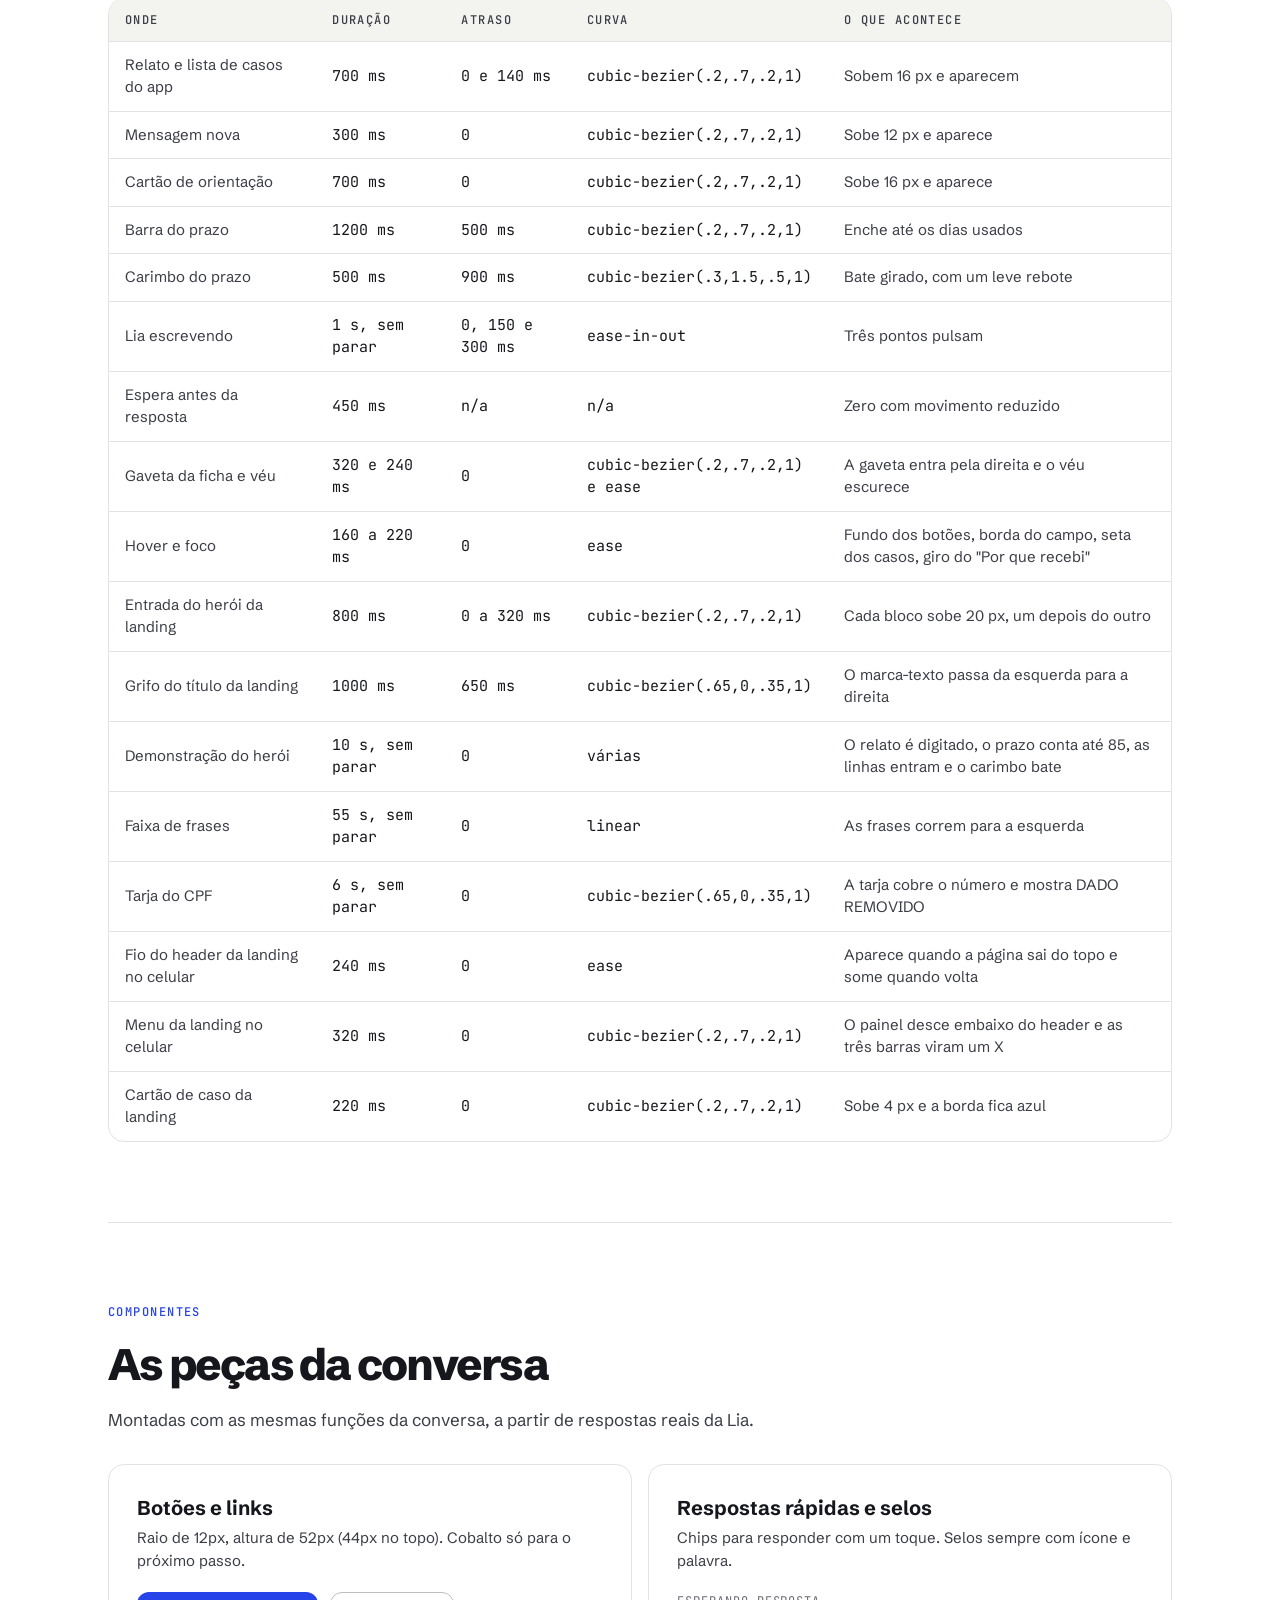
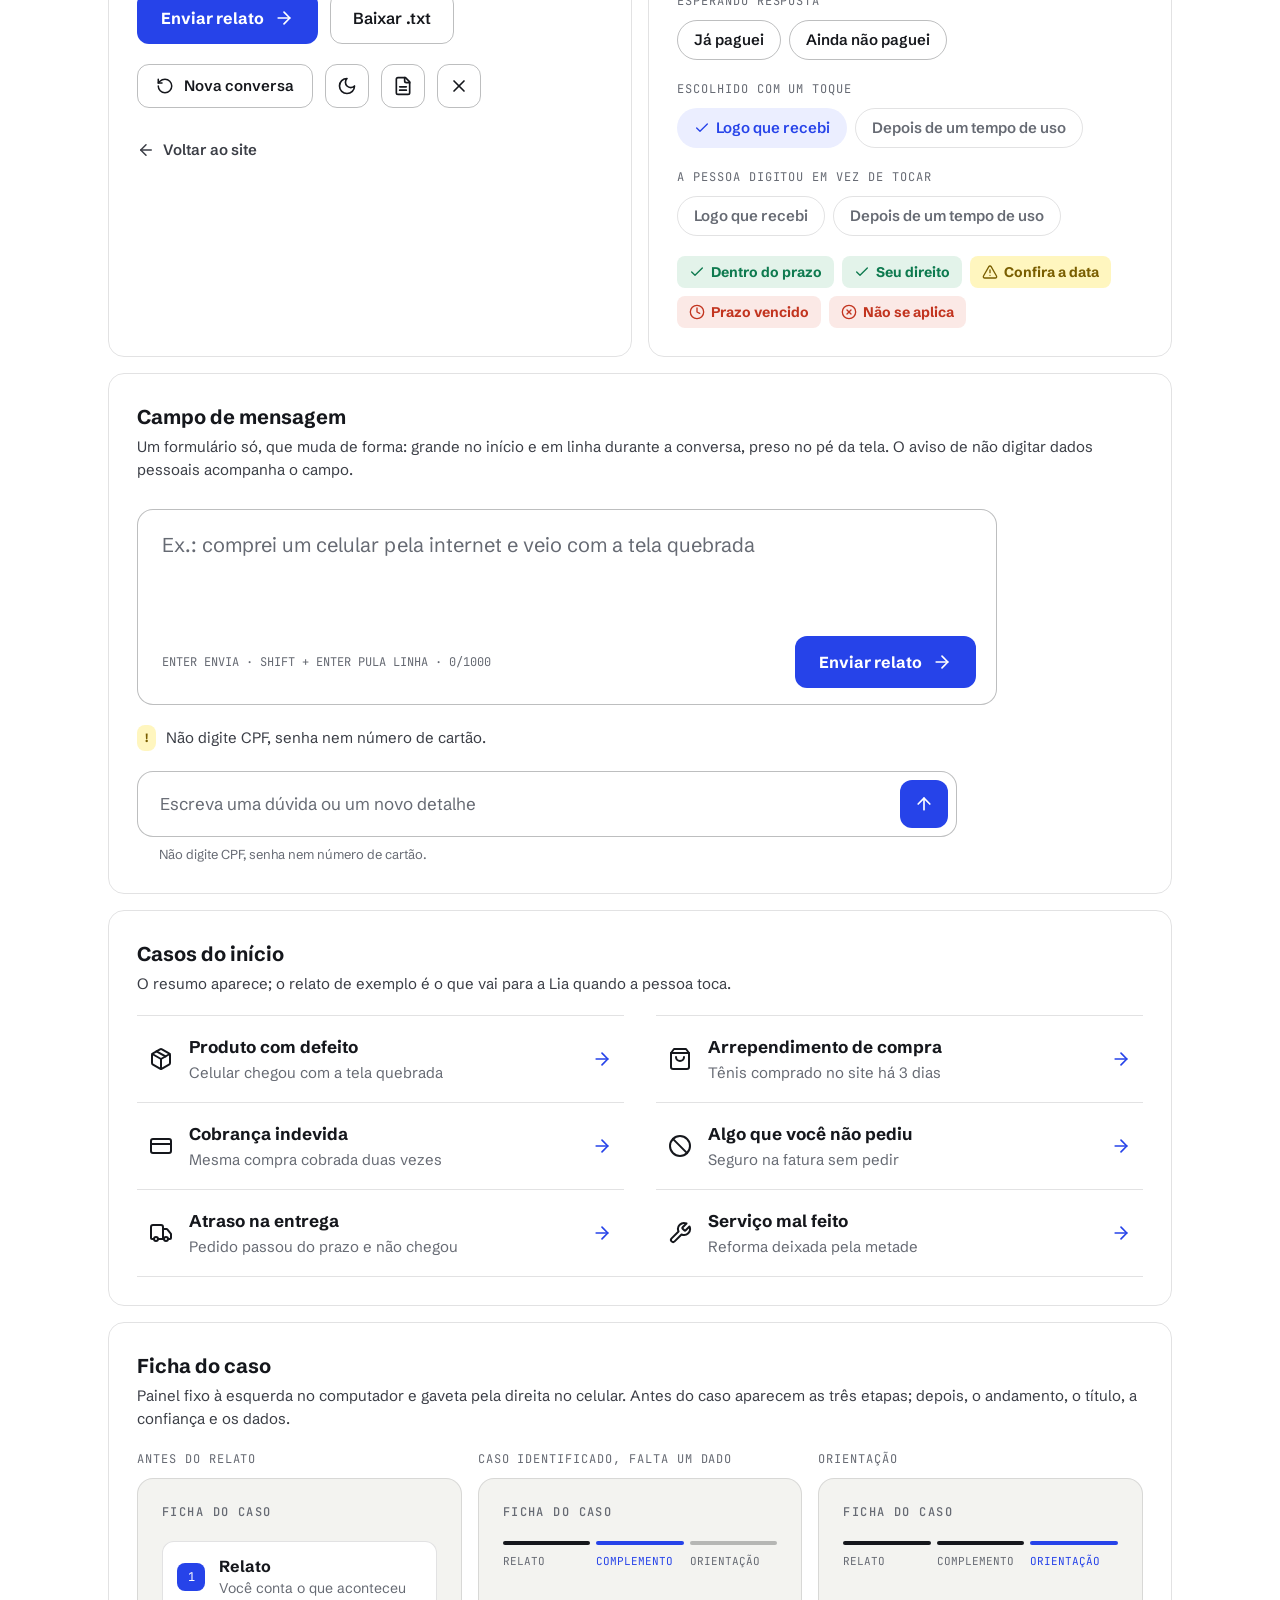
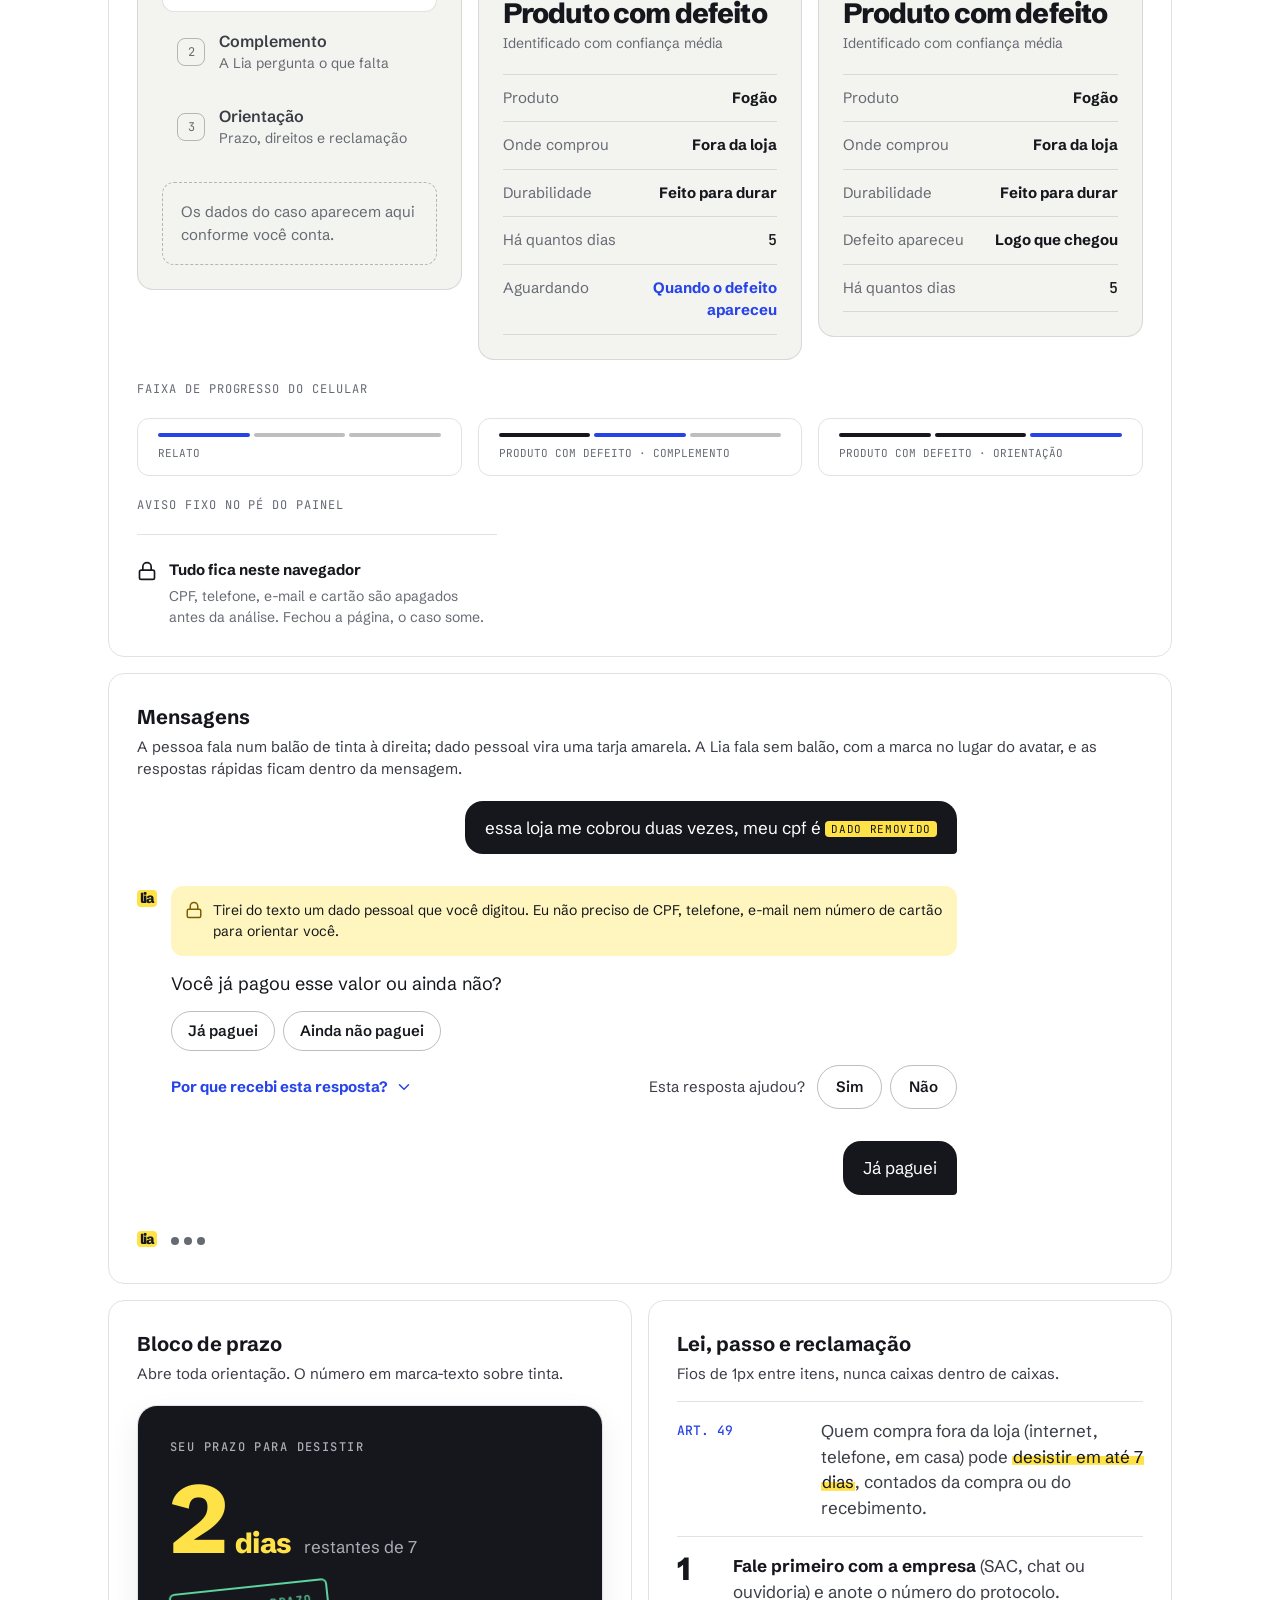
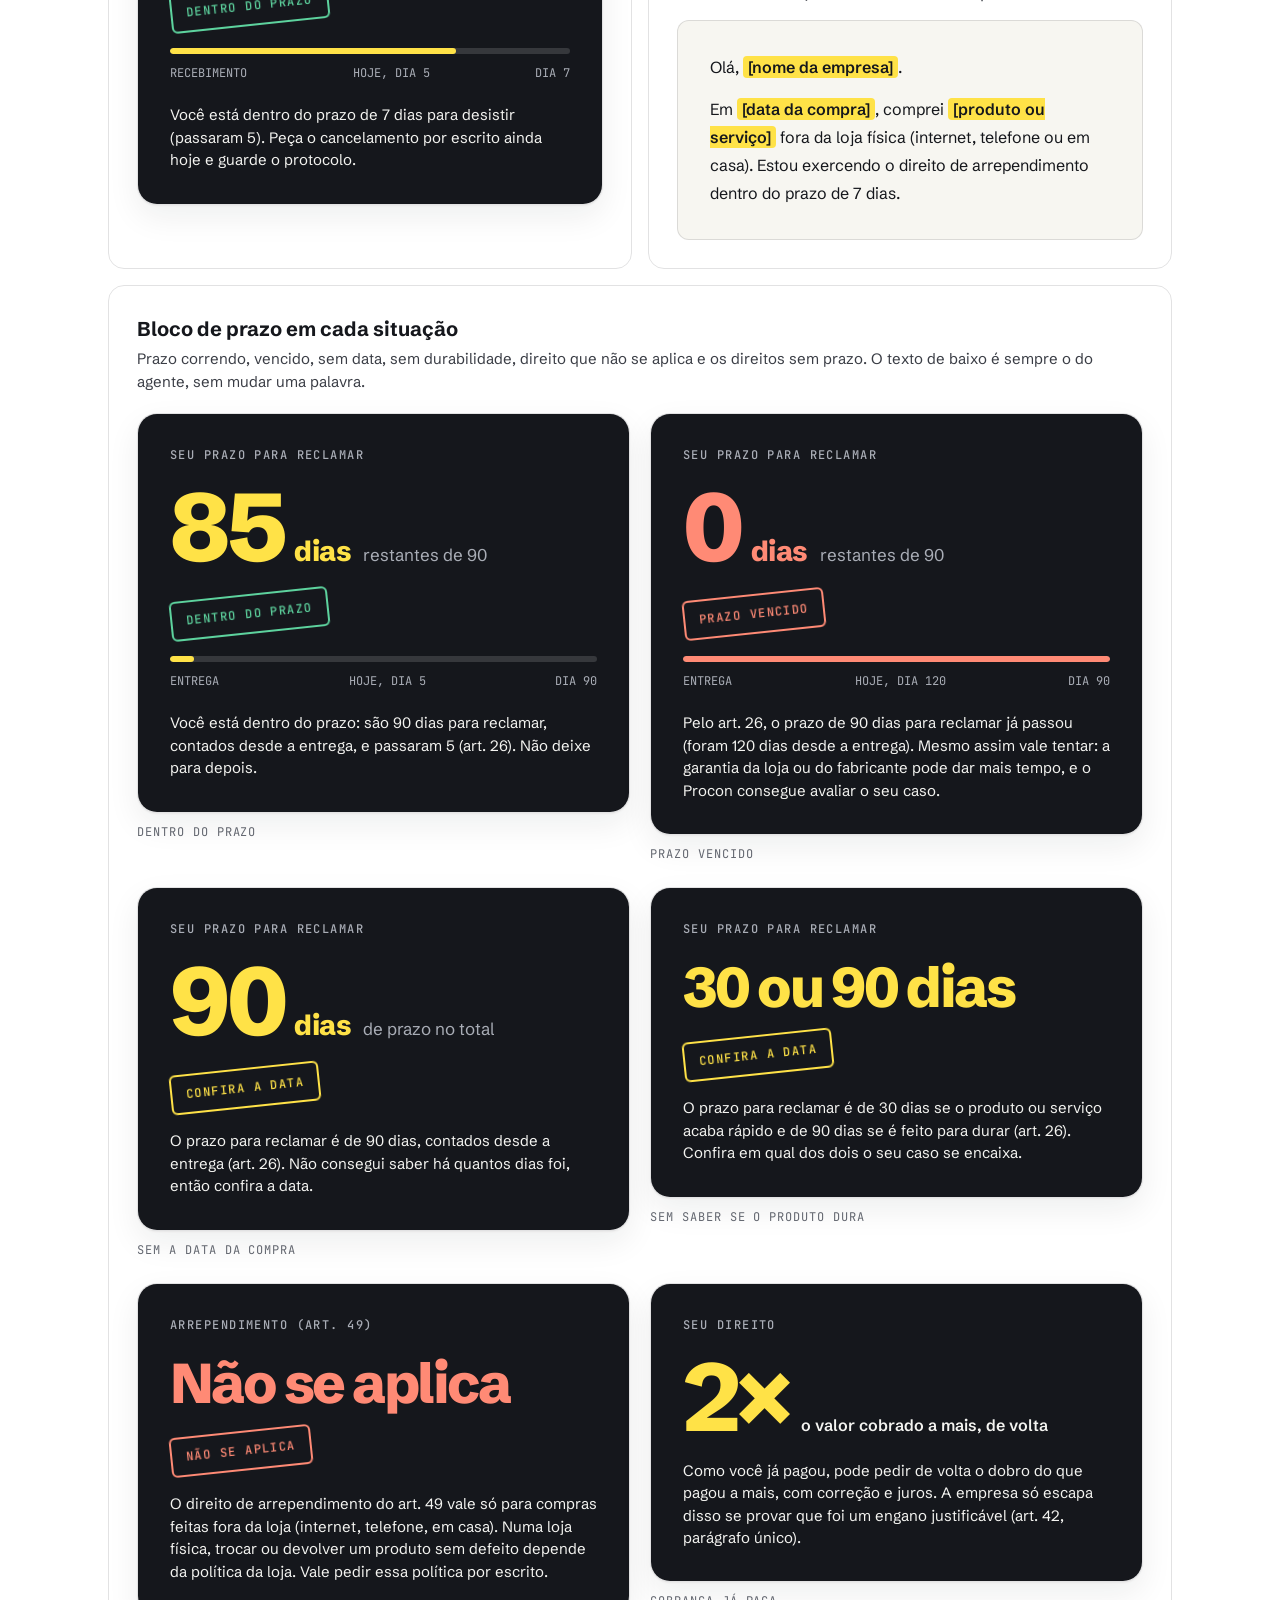
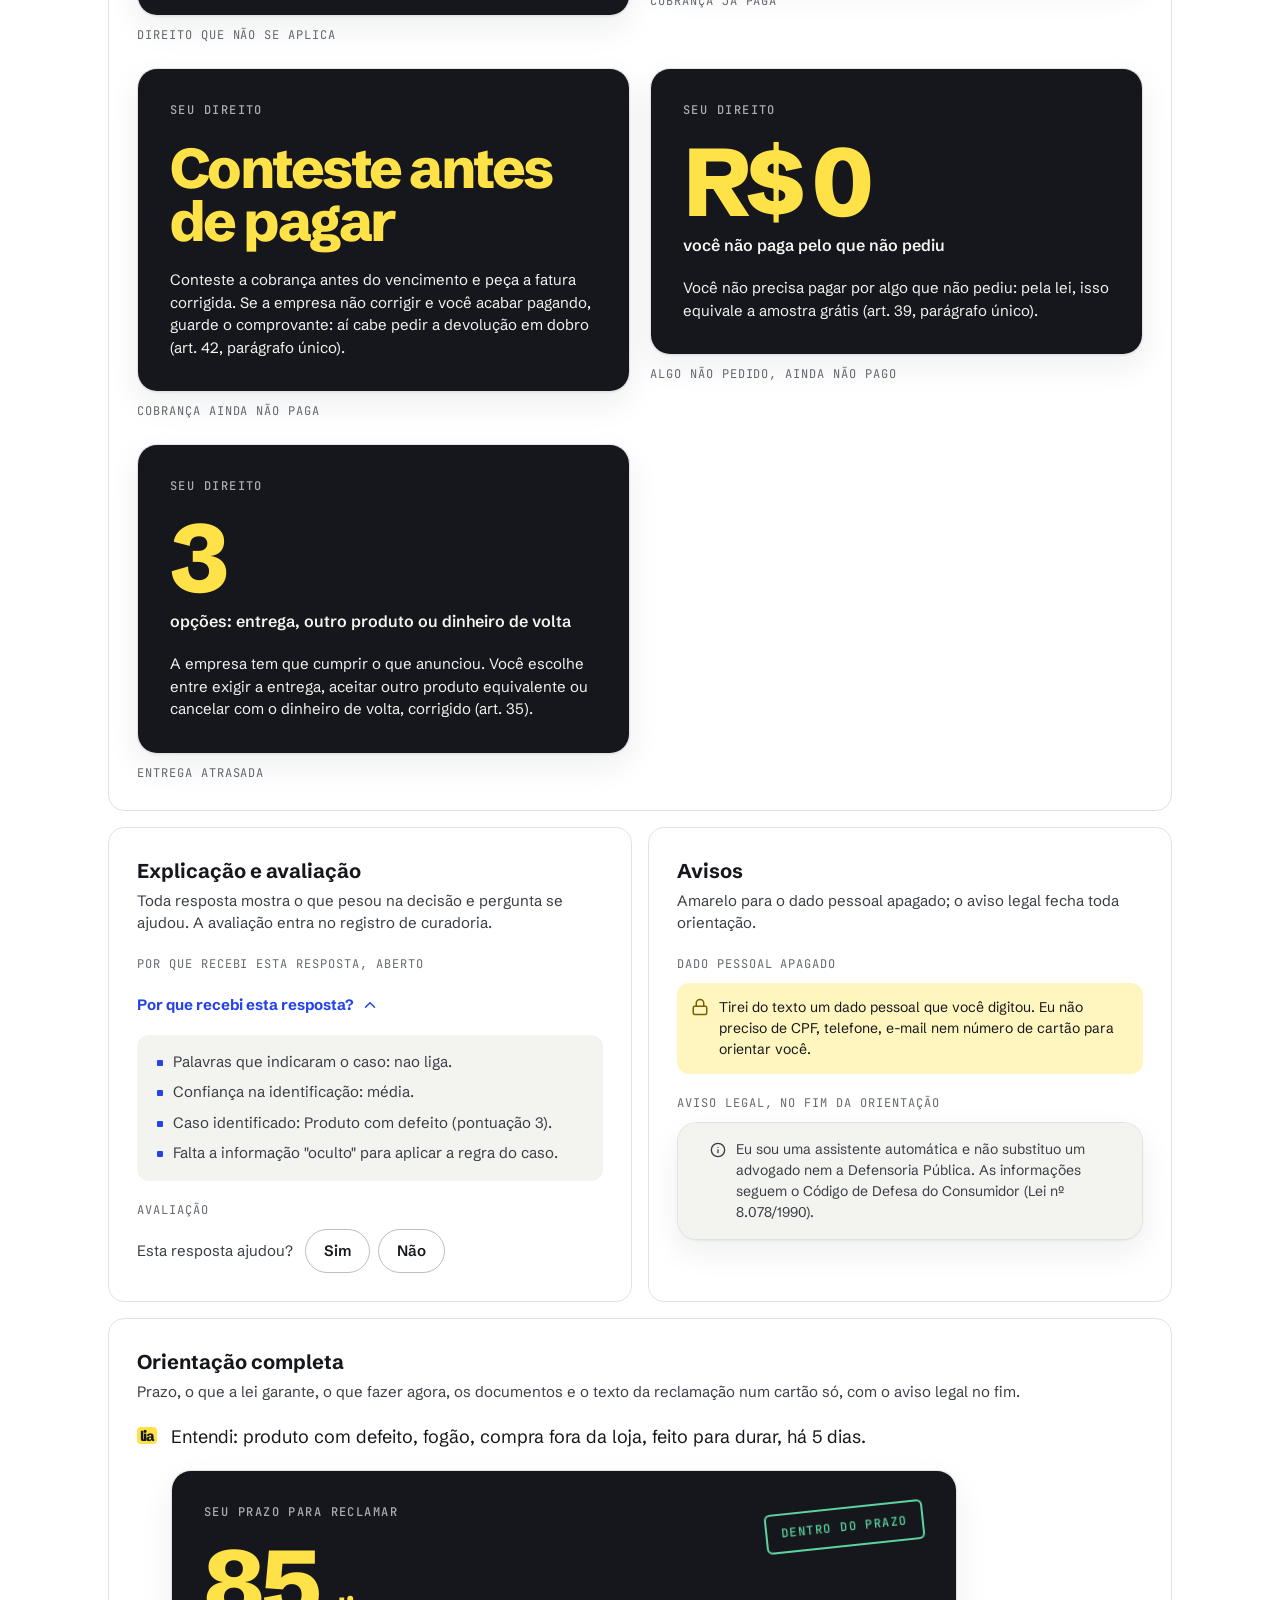
<file: unidade-4-aplicacoes-e-limitacoes/projeto-assistente-consumidor/agente/design-system.html>
<!doctype html>
<html lang="pt-BR" data-tema="claro">
<head>
  <meta charset="utf-8">
  <meta name="viewport" content="width=device-width, initial-scale=1">
  <title>Design system da Lia</title>
  <link rel="icon" href="favicon.ico" sizes="32x32">
  <link rel="icon" href="favicon.svg" type="image/svg+xml">
  <link rel="apple-touch-icon" href="apple-touch-icon.png">
  <link rel="preconnect" href="https://fonts.googleapis.com">
  <link rel="preconnect" href="https://fonts.gstatic.com" crossorigin>
  <link href="https://fonts.googleapis.com/css2?family=Schibsted+Grotesk:wght@400;500;600;700;800;900&family=JetBrains+Mono:wght@400;500&display=swap" rel="stylesheet">
  <link rel="stylesheet" href="estilos/tokens.css">
  <link rel="stylesheet" href="estilos/base.css">
  <link rel="stylesheet" href="estilos/componentes.css">
  <link rel="stylesheet" href="estilos/paginas/conversa.css">
  <link rel="stylesheet" href="estilos/paginas/landing.css">
  <link rel="stylesheet" href="estilos/paginas/design-system.css">
</head>
<body class="raiz guia">
  <header class="guia__cabecalho">
    <div class="wrap guia__barra">
      <a href="index.html" class="voltar"><span data-icone="seta-esquerda"></span>Voltar ao site</a>
    </div>
    <div class="wrap guia__topo">
      <div class="guia__marca">
        <span class="marca">lia</span>
        <p class="ey">Design system · novembro de 2026</p>
      </div>
      <div class="guia__abertura">
        <h1>A lei, <span class="grifo">grifada.</span></h1>
        <p>A Lia lê o Código de Defesa do Consumidor e marca o trecho que vale para o seu caso. A interface faz o mesmo: tinta e papel para tudo, um azul para agir e o amarelo de marca-texto só no que importa.</p>
      </div>
      <ol class="principios">
        <li><span class="mono">01</span><strong>Grife só o que decide</strong><span>Um grifo por bloco: o prazo, o direito, o campo a completar. Se tudo é grifo, nada é.</span></li>
        <li><span class="mono">02</span><strong>Uma ação azul por tela</strong><span>O cobalto é o próximo passo. O resto é contorno ou link.</span></li>
        <li><span class="mono">03</span><strong>Legível com pressa</strong><span>Corpo de 17px, alvos de 44px, contraste AA nos dois temas.</span></li>
      </ol>
    </div>
  </header>

  <main class="wrap">
    <section class="guia__secao" aria-labelledby="titulo-cor">
      <div class="guia__cabeca">
        <p class="ey">Cor</p>
        <h2 id="titulo-cor">Tinta, papel, cobalto e marca-texto</h2>
        <p>Os componentes usam só os tokens semânticos abaixo. O tema escuro troca os valores, nunca os nomes. A tabela lê os valores do próprio tokens.css.</p>
      </div>
      <div class="cores" id="cores"></div>
      <div class="tabela">
        <table class="tk">
          <thead><tr><th scope="col" class="ey">Token</th><th scope="col" class="ey">Claro</th><th scope="col" class="ey">Escuro</th><th scope="col" class="ey">Uso</th></tr></thead>
          <tbody id="tokens"></tbody>
        </table>
      </div>
    </section>

    <section class="guia__secao" aria-labelledby="titulo-tipografia">
      <div class="guia__cabeca">
        <p class="ey">Tipografia</p>
        <h2 id="titulo-tipografia">Uma grotesca de jornal e uma mono para a lei</h2>
        <p>Schibsted Grotesk faz títulos e texto; o peso muda o papel. JetBrains Mono marca artigos, rótulos e contagens.</p>
      </div>
      <div class="tipos">
        <div><span class="mono tipos__rotulo">800 · 96 · −5,5% · número</span><span class="t-numero">85 dias</span></div>
        <div><span class="mono tipos__rotulo">800 · 64 · −4,5% · título</span><span class="t-titulo">O que aconteceu?</span></div>
        <div><span class="mono tipos__rotulo">800 · 24 · −2,5% · seção</span><span class="t-secao">O que a lei garante</span></div>
        <div><span class="mono tipos__rotulo">400 · 20 · abertura</span><span class="t-abertura">Escreva do seu jeito, como se contasse para alguém.</span></div>
        <div><span class="mono tipos__rotulo">400 · 17 · corpo</span><span class="t-corpo">Loja e fabricante respondem juntos pelos defeitos que tornam o produto impróprio para uso.</span></div>
        <div><span class="mono tipos__rotulo">Mono 500 · 12 e 13</span><span class="t-mono"><span class="ey">Ficha do caso</span><span class="mono">ART. 18, § 1º</span></span></div>
      </div>
    </section>

    <section class="guia__secao" aria-labelledby="titulo-marca">
      <div class="guia__cabeca">
        <p class="ey">Marca e ícones</p>
        <h2 id="titulo-marca">"lia" em minúsculas, sempre sobre o amarelo</h2>
        <p>A marca é tinta sobre marca-texto nos dois temas e também faz o papel de avatar nas mensagens. Os ícones são do Lucide (licença ISC), com traço de 2 px e sem preenchimento.</p>
      </div>
      <div class="pecas">
        <div class="peca">
          <div class="peca__cabeca"><strong>Tamanhos da marca</strong><span>Cada lugar usa um tamanho fixo.</span></div>
          <ul class="marcas" id="marcas"></ul>
        </div>
        <div class="peca">
          <div class="peca__cabeca"><strong>Favicon</strong><span>As letras são o contorno real da Schibsted Grotesk 800, então o ícone não depende de fonte instalada.</span></div>
          <div class="favicons">
            <figure><img src="favicon.svg" width="64" height="64" alt="Favicon da Lia em 64 px"><figcaption class="mono">64</figcaption></figure>
            <figure><img src="favicon.svg" width="32" height="32" alt="Favicon da Lia em 32 px"><figcaption class="mono">32</figcaption></figure>
            <figure><img src="favicon.ico" width="16" height="16" alt="Favicon da Lia em 16 px"><figcaption class="mono">16</figcaption></figure>
            <figure><img src="apple-touch-icon.png" width="64" height="64" alt="Ícone da Lia para a tela inicial do celular"><figcaption class="mono">TELA INICIAL</figcaption></figure>
          </div>
          <p class="peca__nota">favicon.svg para os navegadores atuais, favicon.ico com 16, 32 e 48 px e apple-touch-icon.png com 180 px.</p>
        </div>
        <div class="peca peca--larga">
          <div class="peca__cabeca"><strong>Ícones</strong><span>Todos os ícones que a plataforma usa. Botão só com ícone sempre leva rótulo para leitor de tela.</span></div>
          <ul class="icones-grade" id="icones"></ul>
        </div>
      </div>
    </section>

    <section class="guia__secao" aria-labelledby="titulo-espaco">
      <div class="guia__cabeca">
        <p class="ey">Espaço, raio e sombra</p>
        <h2 id="titulo-espaco">Medidas que se repetem</h2>
        <p>Os espaços e os raios usados nas três páginas, e as larguras em que o layout muda.</p>
      </div>
      <div class="pecas">
        <div class="peca">
          <div class="peca__cabeca"><strong>Espaços</strong><span>Em pixels. A margem lateral é clamp(20px, 5vw, 56px) no app e clamp(20px, 5vw, 48px) na landing e aqui.</span></div>
          <ul class="espacos" id="espacos"></ul>
        </div>
        <div class="peca">
          <div class="peca__cabeca"><strong>Raios</strong><span>Cantos secos nos blocos de leitura e redondos só no que se toca muito.</span></div>
          <ul class="raios" id="raios"></ul>
        </div>
        <div class="peca">
          <div class="peca__cabeca"><strong>Sombras</strong><span>No tema escuro as duas viram um contorno fino.</span></div>
          <div class="sombras">
            <div class="sombras__amostra sombras__amostra--leve"><span class="mono">--sombra</span><span>Cartão de orientação e formulário</span></div>
            <div class="sombras__amostra sombras__amostra--alta"><span class="mono">--sombra-alta</span><span>Cartão da demonstração e gaveta da ficha</span></div>
          </div>
        </div>
        <div class="peca">
          <div class="peca__cabeca"><strong>Larguras em que o layout muda</strong><span>O app tem um ponto de quebra só; a landing tem alguns a mais.</span></div>
          <table class="tk tk--curta">
            <thead><tr><th scope="col" class="ey">Largura</th><th scope="col" class="ey">O que muda</th></tr></thead>
            <tbody>
              <tr><td class="mono">≤ 1099</td><td>A linha final dos footers escuros empilha autoria e aviso</td></tr>
              <tr><td class="mono">≤ 1023</td><td>O header da landing fica preso no topo, mais fino, e o menu vira o botão de três barras</td></tr>
              <tr><td class="mono">≤ 900</td><td>O footer da landing passa para duas colunas</td></tr>
              <tr><td class="mono">≤ 859</td><td>App de celular: a ficha vira gaveta e aparece a faixa de progresso</td></tr>
              <tr><td class="mono">≤ 640</td><td>Seções da landing com menos espaço e botão de topo menor</td></tr>
              <tr><td class="mono">≤ 520</td><td>Footer da landing em uma coluna e carimbo da demonstração embaixo do número</td></tr>
            </tbody>
          </table>
        </div>
      </div>
    </section>

    <section class="guia__secao" aria-labelledby="titulo-movimento">
      <div class="guia__cabeca">
        <p class="ey">Movimento</p>
        <h2 id="titulo-movimento">Cinco gestos, nada além</h2>
        <p>Cada animação imita uma coisa do papel. Com "reduzir movimento" ligado no sistema, tudo aparece já no estado final.</p>
      </div>
      <div class="gestos">
        <div class="gesto">
          <div class="gesto__palco"><span class="grifo demo-grifo">seu direito</span></div>
          <strong>Grifo</strong><span class="mono">1000 MS · EASE-IN-OUT</span><span class="gesto__texto">Marca a frase-chave quando o título entra.</span>
        </div>
        <div class="gesto">
          <div class="gesto__palco"><span class="mono demo-carimbo">DENTRO DO PRAZO</span></div>
          <strong>Carimbo</strong><span class="mono">500 MS · LEVE REBOTE</span><span class="gesto__texto">Confirma a situação do prazo, uma vez só.</span>
        </div>
        <div class="gesto">
          <div class="gesto__palco"><span class="tarja-amostra"><span class="mono">123.456.789-00</span><span class="demo-tarja" aria-hidden="true"></span></span></div>
          <strong>Tarja</strong><span class="mono">600 MS · EASE-IN-OUT</span><span class="gesto__texto">Cobre um dado pessoal removido do texto.</span>
        </div>
        <div class="gesto">
          <div class="gesto__palco"><span class="demo-sobe">Orientação pronta</span></div>
          <strong>Entrada</strong><span class="mono">700 MS · 16 PX PARA CIMA</span><span class="gesto__texto">A resposta da Lia sobe e aparece.</span>
        </div>
        <div class="gesto">
          <div class="gesto__palco gesto__palco--topo">
            <span class="topo-amostra" role="img" aria-label="Amostra do botão de voltar ao topo"><span class="topo-anel"></span><span class="topo-miolo"><span data-icone="seta-cima"></span></span></span>
          </div>
          <strong>Voltar ao topo</strong><span class="mono">ANEL 3 S · ENTRADA 420 MS</span><span class="gesto__texto">Só na landing. Aparece depois de 600 px de rolagem; o anel em degradê gira sem parar.</span>
        </div>
      </div>
      <div class="tabela">
        <table class="tk tk--tempos">
          <thead><tr><th scope="col" class="ey">Onde</th><th scope="col" class="ey">Duração</th><th scope="col" class="ey">Atraso</th><th scope="col" class="ey">Curva</th><th scope="col" class="ey">O que acontece</th></tr></thead>
          <tbody>
            <tr><td>Relato e lista de casos do app</td><td class="mono">700 ms</td><td class="mono">0 e 140 ms</td><td class="mono">cubic-bezier(.2,.7,.2,1)</td><td>Sobem 16 px e aparecem</td></tr>
            <tr><td>Mensagem nova</td><td class="mono">300 ms</td><td class="mono">0</td><td class="mono">cubic-bezier(.2,.7,.2,1)</td><td>Sobe 12 px e aparece</td></tr>
            <tr><td>Cartão de orientação</td><td class="mono">700 ms</td><td class="mono">0</td><td class="mono">cubic-bezier(.2,.7,.2,1)</td><td>Sobe 16 px e aparece</td></tr>
            <tr><td>Barra do prazo</td><td class="mono">1200 ms</td><td class="mono">500 ms</td><td class="mono">cubic-bezier(.2,.7,.2,1)</td><td>Enche até os dias usados</td></tr>
            <tr><td>Carimbo do prazo</td><td class="mono">500 ms</td><td class="mono">900 ms</td><td class="mono">cubic-bezier(.3,1.5,.5,1)</td><td>Bate girado, com um leve rebote</td></tr>
            <tr><td>Lia escrevendo</td><td class="mono">1 s, sem parar</td><td class="mono">0, 150 e 300 ms</td><td class="mono">ease-in-out</td><td>Três pontos pulsam</td></tr>
            <tr><td>Espera antes da resposta</td><td class="mono">450 ms</td><td class="mono">n/a</td><td class="mono">n/a</td><td>Zero com movimento reduzido</td></tr>
            <tr><td>Gaveta da ficha e véu</td><td class="mono">320 e 240 ms</td><td class="mono">0</td><td class="mono">cubic-bezier(.2,.7,.2,1) e ease</td><td>A gaveta entra pela direita e o véu escurece</td></tr>
            <tr><td>Hover e foco</td><td class="mono">160 a 220 ms</td><td class="mono">0</td><td class="mono">ease</td><td>Fundo dos botões, borda do campo, seta dos casos, giro do "Por que recebi"</td></tr>
            <tr><td>Entrada do herói da landing</td><td class="mono">800 ms</td><td class="mono">0 a 320 ms</td><td class="mono">cubic-bezier(.2,.7,.2,1)</td><td>Cada bloco sobe 20 px, um depois do outro</td></tr>
            <tr><td>Grifo do título da landing</td><td class="mono">1000 ms</td><td class="mono">650 ms</td><td class="mono">cubic-bezier(.65,0,.35,1)</td><td>O marca-texto passa da esquerda para a direita</td></tr>
            <tr><td>Demonstração do herói</td><td class="mono">10 s, sem parar</td><td class="mono">0</td><td class="mono">várias</td><td>O relato é digitado, o prazo conta até 85, as linhas entram e o carimbo bate</td></tr>
            <tr><td>Faixa de frases</td><td class="mono">55 s, sem parar</td><td class="mono">0</td><td class="mono">linear</td><td>As frases correm para a esquerda</td></tr>
            <tr><td>Tarja do CPF</td><td class="mono">6 s, sem parar</td><td class="mono">0</td><td class="mono">cubic-bezier(.65,0,.35,1)</td><td>A tarja cobre o número e mostra DADO REMOVIDO</td></tr>
            <tr><td>Fio do header da landing no celular</td><td class="mono">240 ms</td><td class="mono">0</td><td class="mono">ease</td><td>Aparece quando a página sai do topo e some quando volta</td></tr>
            <tr><td>Menu da landing no celular</td><td class="mono">320 ms</td><td class="mono">0</td><td class="mono">cubic-bezier(.2,.7,.2,1)</td><td>O painel desce embaixo do header e as três barras viram um X</td></tr>
            <tr><td>Cartão de caso da landing</td><td class="mono">220 ms</td><td class="mono">0</td><td class="mono">cubic-bezier(.2,.7,.2,1)</td><td>Sobe 4 px e a borda fica azul</td></tr>
          </tbody>
        </table>
      </div>
    </section>

    <section class="guia__secao" aria-labelledby="titulo-componentes">
      <div class="guia__cabeca">
        <p class="ey">Componentes</p>
        <h2 id="titulo-componentes">As peças da conversa</h2>
        <p>Montadas com as mesmas funções da conversa, a partir de respostas reais da Lia.</p>
      </div>
      <div class="pecas">
        <div class="peca">
          <div class="peca__cabeca"><strong>Botões e links</strong><span>Raio de 12px, altura de 52px (44px no topo). Cobalto só para o próximo passo.</span></div>
          <div class="peca__linha" id="peca-botoes">
            <button type="button" class="btn">Enviar relato<span data-icone="seta-direita"></span></button>
            <button type="button" class="btn2">Baixar .txt</button>
          </div>
          <div class="peca__linha">
            <button type="button" class="btn2 btn--topo"><span data-icone="recomecar"></span>Nova conversa</button>
            <button type="button" class="btn-ico" aria-label="Ativar tema escuro"><span data-icone="lua"></span></button>
            <button type="button" class="btn-ico" aria-label="Ver ficha do caso"><span data-icone="documento"></span></button>
            <button type="button" class="btn-ico" aria-label="Fechar ficha do caso"><span data-icone="fechar"></span></button>
          </div>
          <div class="peca__linha"><a href="index.html" class="voltar"><span data-icone="seta-esquerda"></span>Voltar ao site</a></div>
        </div>
        <div class="peca">
          <div class="peca__cabeca"><strong>Respostas rápidas e selos</strong><span>Chips para responder com um toque. Selos sempre com ícone e palavra.</span></div>
          <div class="estados" id="peca-chips"></div>
          <div class="peca__linha peca__linha--selos" id="peca-selos"></div>
        </div>
        <div class="peca peca--larga">
          <div class="peca__cabeca"><strong>Campo de mensagem</strong><span>Um formulário só, que muda de forma: grande no início e em linha durante a conversa, preso no pé da tela. O aviso de não digitar dados pessoais acompanha o campo.</span></div>
          <div class="campos-amostra">
            <div class="compositor compositor--grande">
              <div class="compositor__caixa">
                <textarea rows="3" aria-label="Exemplo do campo grande" placeholder="Ex.: comprei um celular pela internet e veio com a tela quebrada"></textarea>
                <div class="compositor__rodape">
                  <p class="compositor__dica">Enter envia · Shift + Enter pula linha · 0/1000</p>
                  <button type="button" class="btn">Enviar relato<span data-icone="seta-direita"></span></button>
                </div>
              </div>
            </div>
            <p class="aviso-digitar"><span class="selo selo--alerta" aria-hidden="true">!</span>Não digite CPF, senha nem número de cartão.</p>
            <div class="compositor compositor--linha">
              <div class="compositor__caixa">
                <textarea rows="1" aria-label="Exemplo do campo em linha" placeholder="Escreva uma dúvida ou um novo detalhe"></textarea>
                <button type="button" class="btn btn--enviar-ico" aria-label="Enviar mensagem"><span data-icone="seta-cima"></span></button>
              </div>
              <p class="compositor__aviso">Não digite CPF, senha nem número de cartão.</p>
            </div>
          </div>
        </div>
        <div class="peca peca--larga">
          <div class="peca__cabeca"><strong>Casos do início</strong><span>O resumo aparece; o relato de exemplo é o que vai para a Lia quando a pessoa toca.</span></div>
          <div id="peca-casos"></div>
        </div>
        <div class="peca peca--larga">
          <div class="peca__cabeca"><strong>Ficha do caso</strong><span>Painel fixo à esquerda no computador e gaveta pela direita no celular. Antes do caso aparecem as três etapas; depois, o andamento, o título, a confiança e os dados.</span></div>
          <div class="paineis" id="peca-ficha"></div>
          <div class="peca__subtitulo mono">Faixa de progresso do celular</div>
          <div class="moveis" id="peca-progresso"></div>
          <div class="peca__subtitulo mono">Aviso fixo no pé do painel</div>
          <div class="lado__privacidade guia__privacidade">
            <span data-icone="cadeado"></span>
            <div>
              <strong>Tudo fica neste navegador</strong>
              <p>CPF, telefone, e-mail e cartão são apagados antes da análise. Fechou a página, o caso some.</p>
            </div>
          </div>
        </div>
        <div class="peca peca--larga">
          <div class="peca__cabeca"><strong>Mensagens</strong><span>A pessoa fala num balão de tinta à direita; dado pessoal vira uma tarja amarela. A Lia fala sem balão, com a marca no lugar do avatar, e as respostas rápidas ficam dentro da mensagem.</span></div>
          <div class="mensagens guia__conversa" id="peca-mensagens"></div>
        </div>
        <div class="peca">
          <div class="peca__cabeca"><strong>Bloco de prazo</strong><span>Abre toda orientação. O número em marca-texto sobre tinta.</span></div>
          <div id="peca-prazo"></div>
        </div>
        <div class="peca peca--lei" id="peca-lei">
          <div class="peca__cabeca"><strong>Lei, passo e reclamação</strong><span>Fios de 1px entre itens, nunca caixas dentro de caixas.</span></div>
        </div>
        <div class="peca peca--larga">
          <div class="peca__cabeca"><strong>Bloco de prazo em cada situação</strong><span>Prazo correndo, vencido, sem data, sem durabilidade, direito que não se aplica e os direitos sem prazo. O texto de baixo é sempre o do agente, sem mudar uma palavra.</span></div>
          <div class="prazos" id="peca-prazos"></div>
        </div>
        <div class="peca">
          <div class="peca__cabeca"><strong>Explicação e avaliação</strong><span>Toda resposta mostra o que pesou na decisão e pergunta se ajudou. A avaliação entra no registro de curadoria.</span></div>
          <div class="estados" id="peca-porque"></div>
        </div>
        <div class="peca">
          <div class="peca__cabeca"><strong>Avisos</strong><span>Amarelo para o dado pessoal apagado; o aviso legal fecha toda orientação.</span></div>
          <div class="estados" id="peca-avisos"></div>
        </div>
        <div class="peca peca--larga">
          <div class="peca__cabeca"><strong>Orientação completa</strong><span>Prazo, o que a lei garante, o que fazer agora, os documentos e o texto da reclamação num cartão só, com o aviso legal no fim.</span></div>
          <div class="mensagens guia__conversa" id="peca-orientacao"></div>
        </div>
        <div class="peca peca--larga">
          <div class="peca__cabeca"><strong>Rodapé do app</strong><span>Aviso de protótipo e links em cima, autoria embaixo.</span></div>
          <div class="guia__rodape-app" id="peca-rodape"></div>
        </div>
      </div>
    </section>

    <section class="guia__secao" aria-labelledby="titulo-landing">
      <div class="guia__cabeca">
        <p class="ey">Landing</p>
        <h2 id="titulo-landing">As peças da página de apresentação</h2>
        <p>Os blocos que só existem na landing, com os mesmos estilos de lá.</p>
      </div>
      <div class="landing guia__landing">
        <div class="pecas">
          <div class="peca">
            <div class="peca__cabeca"><strong>Demonstração do herói</strong><span>Um ciclo de 10 s: o relato é digitado, o prazo conta até 85 e o carimbo bate.</span></div>
            <div class="guia__palco">
              <div class="demo">
                <div class="demo__cartao">
                  <div class="demo__topo">
                    <p class="ey">Seu relato</p>
                    <span class="marca">lia</span>
                  </div>
                  <div class="demo__relato"><span class="digita">Comprei um fogão pelo site há 5 dias e ele não liga</span></div>
                  <div class="resp">
                    <div class="demo__prazo">
                      <p class="ey">Prazo para reclamar</p>
                      <p class="demo__valor"><span class="conta" aria-hidden="true"></span><span class="so-leitor">85</span><span class="demo__unidade">dias</span><span class="demo__de">de 90</span></p>
                      <span class="carimbo">Dentro do prazo</span>
                    </div>
                    <div class="demo__lei entra"><span class="mono">ART. 18</span><span>Loja e fabricante respondem juntos pelo defeito.</span></div>
                    <div class="demo__lei entra" style="--atraso: 220ms"><span class="mono">ART. 26</span><span>90 dias para produto feito para durar.</span></div>
                    <div class="demo__pronta entra" style="--atraso: 440ms">
                      <span><span data-icone="confere"></span>Reclamação pronta</span>
                      <span class="mono">COPIAR</span>
                    </div>
                  </div>
                </div>
              </div>
            </div>
          </div>
          <div class="peca">
            <div class="peca__cabeca"><strong>Menu do celular</strong><span>Abaixo de 1024 px o header da landing fica preso no topo com 64px de altura; o fio de baixo só aparece depois que a página rola. O menu abre num painel logo embaixo, com os links separados por fios e o GitHub, que só existe aqui, e fecha no X, no Esc, num link ou tocando fora.</span></div>
            <div class="peca__linha">
              <div class="estado"><p class="peca__subtitulo mono">Fechado</p><button type="button" class="btn-ico menu-botao" aria-label="Menu fechado" aria-expanded="false"><span class="menu-botao__icone" aria-hidden="true"><span></span><span></span><span></span></span></button></div>
              <div class="estado"><p class="peca__subtitulo mono">Aberto</p><button type="button" class="btn-ico menu-botao" aria-label="Menu aberto" aria-expanded="true"><span class="menu-botao__icone" aria-hidden="true"><span></span><span></span><span></span></span></button></div>
            </div>
          </div>
          <div class="peca">
            <div class="peca__cabeca"><strong>Cartões de caso</strong><span>Levam para a Lia com o relato já escrito no campo, sem enviar.</span></div>
            <div class="vitrine guia__vitrine" id="peca-vitrine">
              <a href="conversa.html" class="caso" data-caso="defeito_produto">
                <span class="caso__nome">Produto com defeito</span>
                <span class="caso__fala"></span>
                <span class="caso__pe"><span class="mono">ARTS. 18 E 26</span><span data-icone="seta-direita"></span></span>
              </a>
              <a href="conversa.html" class="caso" data-caso="cobranca_indevida">
                <span class="caso__nome">Cobrança indevida</span>
                <span class="caso__fala"></span>
                <span class="caso__pe"><span class="mono">ART. 42</span><span data-icone="seta-direita"></span></span>
              </a>
            </div>
          </div>
          <div class="peca peca--larga">
            <div class="peca__cabeca"><strong>Faixa de frases</strong><span>Na landing ela corre sem parar, com uma segunda cópia escondida para o recomeço não aparecer. Aqui fica parada.</span></div>
            <div class="faixa">
              <div class="trilho">
                <div class="trilho__lista">
                  <span>“o celular veio com a tela quebrada”</span><span class="trilho__sinal" aria-hidden="true">§</span>
                  <span>“a geladeira deu prego”</span><span class="trilho__sinal" aria-hidden="true">§</span>
                  <span>“o fogão arriou”</span><span class="trilho__sinal" aria-hidden="true">§</span>
                  <span>“serviço porco”</span><span class="trilho__sinal" aria-hidden="true">§</span>
                </div>
              </div>
            </div>
          </div>
          <div class="peca peca--larga">
            <div class="peca__cabeca"><strong>Como funciona</strong><span>Três passos com fio de 2px em cima; o último em cobalto.</span></div>
            <ol class="tres-passos">
              <li>
                <span class="mono">01</span>
                <h3>Você conta</h3>
                <p>Do jeito que contaria para um amigo. Não precisa saber o nome do problema nem o artigo da lei.</p>
                <div class="ilustra ilustra--balao"><span>o fogão arriou depois de 5 dias</span></div>
              </li>
              <li>
                <span class="mono">02</span>
                <h3>A Lia pergunta o que falta</h3>
                <p>Uma pergunta por vez, com respostas prontas para tocar. Só o necessário para calcular o prazo certo.</p>
                <div class="ilustra ilustra--pergunta">
                  <span>Você comprou pela internet ou na loja?</span>
                  <span class="ilustra__chips"><span class="chip chip-on">Pela internet</span><span class="chip">Na loja</span></span>
                </div>
              </li>
              <li>
                <span class="mono">03</span>
                <h3>Você sai com tudo pronto</h3>
                <p>O prazo que sobra, o que a lei garante, os documentos para juntar e o texto da reclamação.</p>
                <div class="ilustra ilustra--prazo"><span class="ilustra__numero">85</span><span class="ilustra__unidade">dias</span><span class="ilustra__de">para reclamar</span></div>
              </li>
            </ol>
          </div>
          <div class="peca">
            <div class="peca__cabeca"><strong>Números</strong><span>Os dados do README, com o grifo no que importa.</span></div>
            <div class="numeros">
              <div><span class="numeros__valor">1.414.218</span><span>reclamações finalizadas no consumidor.gov.br em 2024</span></div>
              <div><span class="numeros__valor"><span class="grifo">82,32%</span></span><span>foram resolvidas pelas empresas</span></div>
              <p class="mono numeros__fonte">Fonte: Senacon, Boletim Consumidor.gov.br 2024</p>
            </div>
          </div>
          <div class="peca">
            <div class="peca__cabeca"><strong>Limites</strong><span>Lista numerada com fios, a primeira frase de cada item em negrito.</span></div>
            <ol class="limites__lista">
              <li><span class="mono">01</span><span><strong>Não envia a reclamação por você.</strong> O envio fica nas suas mãos, porque um prazo errado em seu nome é difícil de desfazer.</span></li>
              <li><span class="mono">02</span><span><strong>Não calcula indenização.</strong> Ela orienta o pedido, não o valor.</span></li>
            </ol>
          </div>
          <div class="peca peca--larga">
            <div class="peca__cabeca"><strong>Bloco de privacidade</strong><span>Bloco escuro de raio 28px. A tarja amarela cobre o CPF num ciclo de 6 s.</span></div>
            <div class="privacidade">
              <div class="privacidade__texto">
                <p class="ey">Privacidade</p>
                <h2>O que você escreve não sai do seu computador.</h2>
                <ul>
                  <li><span data-icone="confere"></span>CPF, telefone, e-mail e número de cartão são apagados antes de qualquer análise.</li>
                  <li><span data-icone="confere"></span>Nada fica guardado: fechou a página, o caso some.</li>
                </ul>
              </div>
              <div class="leitura">
                <p class="ey">O que a Lia lê</p>
                <p class="leitura__frase">Me cobraram duas vezes, meu CPF é <span class="cpf"><span class="mono">123.456.789-00</span><span class="tarja" aria-hidden="true"></span><span class="tarja-txt mono" aria-hidden="true">DADO REMOVIDO</span></span></p>
                <p class="leitura__nota"><span data-icone="cadeado"></span>O número nunca chega à parte que analisa o caso.</p>
              </div>
            </div>
          </div>
          <div class="peca peca--larga">
            <div class="peca__cabeca"><strong>Chamada final e contato</strong><span>As duas últimas seções, separadas por um fio de 2px. O formulário de contato é a única parte do site que manda dados pela internet, pelo FormSubmit.</span></div>
            <div class="chamada-final">
              <h2>Conte o que <span class="grifo">aconteceu.</span></h2>
              <div class="chamada-final__acao">
                <a href="conversa.html" class="btn">Abrir a Lia<span data-icone="seta-direita"></span></a>
                <p>Leva poucos minutos. Funciona no navegador, sem cadastro.</p>
              </div>
            </div>
            <div class="contato guia__contato">
              <div class="bloco-texto">
                <p class="ey">Contato</p>
                <h2>Gostou do projeto? Vamos <span class="grifo">conversar.</span></h2>
                <a class="btn contato__portfolio" data-portfolio>Ver meu portfólio<span data-icone="seta-direita"></span></a>
              </div>
              <div class="contato__form">
                <div class="contato__campo">
                  <label for="amostra-nome">Nome</label>
                  <input id="amostra-nome" type="text" autocomplete="off">
                </div>
                <div class="contato__campo">
                  <label for="amostra-mensagem">Mensagem</label>
                  <textarea id="amostra-mensagem" rows="3"></textarea>
                </div>
                <div class="contato__acoes">
                  <button type="button" class="btn">Enviar mensagem<span data-icone="seta-direita"></span></button>
                  <p class="contato__status contato__status--ok">Mensagem enviada. Eu respondo no e-mail que você deixou.</p>
                </div>
              </div>
            </div>
          </div>
          <div class="peca peca--larga">
            <div class="peca__cabeca"><strong>Footer escuro</strong><span>O da landing tem quatro colunas de links; o deste design system é o que está no fim da página. Os dois terminam com a autoria à esquerda e o aviso à direita.</span></div>
            <p class="peca__nota">O botão de voltar ao topo está na seção Movimento.</p>
          </div>
        </div>
      </div>
    </section>

    <section class="guia__secao" aria-labelledby="titulo-codigo">
      <div class="guia__cabeca">
        <p class="ey">Para o código</p>
        <h2 id="titulo-codigo">Do tokens.css antigo para o novo</h2>
        <p>Os componentes já usavam só variáveis, então a troca começou em estilos/tokens.css. O tema escuro continua em [data-tema="escuro"].</p>
      </div>
      <div class="tabela">
        <table class="tk tk--codigo">
          <thead><tr><th scope="col" class="ey">Antes</th><th scope="col" class="ey">Agora</th><th scope="col" class="ey">O que muda</th></tr></thead>
          <tbody>
            <tr><td class="mono">--marca-900 / --marca-700</td><td class="mono">--forte, --bloco</td><td>Sai o verde-petróleo; entra tinta quase preta.</td></tr>
            <tr><td class="mono">--marca-500</td><td class="mono">--acao, --link</td><td>Cobalto para agir e para os artigos de lei.</td></tr>
            <tr><td class="mono">--acento-500 #C9822B</td><td class="mono">--grifo #FFE247</td><td>O ocre vira marca-texto, usado só em destaques.</td></tr>
            <tr><td class="mono">--cor-balao-lia</td><td class="mono">removido</td><td>A Lia fala sem balão; a orientação é um cartão só.</td></tr>
            <tr><td class="mono">--fonte system-ui</td><td class="mono">Schibsted Grotesk + JetBrains Mono</td><td>Carregadas do Google Fonts, com system-ui de reserva.</td></tr>
            <tr><td class="mono">--texto-md 16px</td><td class="mono">17px</td><td>Corpo maior para ler com pressa.</td></tr>
            <tr><td class="mono">--raio-md 10 / --raio-lg 16</td><td class="mono">12 botão · 16 cartão · 20 bloco</td><td>Cantos mais secos, menos "bolha".</td></tr>
            <tr><td class="mono">faixa bege de aviso</td><td class="mono">aviso junto ao campo</td><td>A privacidade aparece onde a pessoa digita.</td></tr>
          </tbody>
        </table>
      </div>
    </section>
  </main>

  <footer class="rod">
    <div class="wrap guia__rodape">
      <div class="guia__rodape-linha">
        <p class="guia__assinatura"><span class="marca">lia</span>Design system da Lia</p>
        <nav class="guia__links" aria-label="Rodapé"><a href="index.html">Site</a><a href="conversa.html">Abrir a Lia</a><a data-repositorio>GitHub</a><a data-portfolio>Meu portfólio</a><a href="index.html#contato">Entrar em contato</a></nav>
      </div>
      <div class="rod__fim">
        <p>Avaliação Regimental A1 · Tendências em Ciência da Computação · UDF 2026/2 · Brayan Aragão Pletsch</p>
        <p>Protótipo acadêmico. As orientações são só informativas e não me responsabilizo por decisões tomadas com base nelas.</p>
      </div>
    </div>
  </footer>

  <script src="scripts/nucleo/base-conhecimento.js"></script>
  <script src="scripts/nucleo/agente.js"></script>
  <script src="scripts/ui/icones.js"></script>
  <script src="scripts/ui/componentes.js"></script>
  <script src="scripts/paginas/design-system.js"></script>
</body>
</html>
</file>
<file: unidade-4-aplicacoes-e-limitacoes/projeto-assistente-consumidor/agente/estilos/tokens.css>
/* Tokens da Lia. Componentes usam só estas variáveis. O tema escuro troca os valores, nunca os nomes. */
:root, [data-tema="claro"] {
  --bg: #FFFFFF;
  --bg2: #F3F3F0;
  --painel: #F3F3F0;
  --card: #FFFFFF;
  --forte: #15171C;
  --texto: #3A3D45;
  --apoio: #666A73;         /* passa AA sobre #FFF e sobre #F3F3F0 */
  --linha: rgba(21,23,28,.12);
  --linha-forte: rgba(21,23,28,.28);
  --acao: #2643E9;
  --acao-hover: #1B32C2;
  --sobre-acao: #FFFFFF;
  --link: #2643E9;
  --link-bg: #EBEEFF;
  --bloco: #15171C;
  --bloco-linha: rgba(255,255,255,.14);
  --sobre-bloco: #F4F4F1;
  --sobre-bloco-apoio: #A9ADB6;
  --grifo: #FFE247;
  --sobre-grifo: #15171C;
  --grifo-h: 42%;           /* no claro o marca-texto passa só por baixo da palavra */
  --grifo-cor: #15171C;
  --grifo-cor-ini: #15171C;
  --ok: #0E7A4F;   --ok-bg: #E3F3EA;
  --erro: #C2341F; --erro-bg: #FBE9E6;
  --alerta: #7A5E00; --alerta-bg: #FFF6BF;
  --papel: #F7F6F1;
  --sombra: 0 1px 2px rgba(21,23,28,.05), 0 12px 32px rgba(21,23,28,.07);
  --sombra-alta: 0 2px 4px rgba(21,23,28,.06), 0 28px 56px rgba(21,23,28,.12);
  --rodape: #15171C;
  --rodape-linha: transparent;
  --rolagem: #C2C4CA; --rolagem-hover: #8F939C; --rolagem-trilho: #F3F3F0;
  color-scheme: light;
}

[data-tema="escuro"] {
  --bg: #0F1115;
  --bg2: #171A21;
  --painel: #14171D;
  --card: #171A21;
  --forte: #F4F4F1;
  --texto: #C9CCD3;
  --apoio: #9298A3;
  --linha: rgba(255,255,255,.10);
  --linha-forte: rgba(255,255,255,.24);
  --acao: #3B57FF;
  --acao-hover: #2F4BF5;
  --sobre-acao: #FFFFFF;
  --link: #9AABFF;
  --link-bg: #1E2650;
  --bloco: #1E222B;
  --bloco-linha: rgba(255,255,255,.12);
  --sobre-bloco: #F4F4F1;
  --sobre-bloco-apoio: #A9ADB6;
  --grifo: #FFE247;
  --sobre-grifo: #15171C;
  --grifo-h: 100%;          /* no escuro o grifo cobre a palavra inteira e o texto fica em tinta */
  --grifo-cor: #15171C;
  --grifo-cor-ini: #F4F4F1;
  --ok: #5DD39E;   --ok-bg: #11291F;
  --erro: #FF8A75; --erro-bg: #2E1612;
  --alerta: #FFE247; --alerta-bg: #2A2610;
  --papel: #1E222B;
  --sombra: 0 0 0 1px rgba(255,255,255,.04);
  --sombra-alta: 0 0 0 1px rgba(255,255,255,.08), 0 28px 56px rgba(0,0,0,.55);
  --rodape: #0A0B0E;
  --rodape-linha: rgba(255,255,255,.08);
  --rolagem: #3A3F4B; --rolagem-hover: #5A6070; --rolagem-trilho: #0F1115;
  color-scheme: dark;
}
</file>
<file: unidade-4-aplicacoes-e-limitacoes/projeto-assistente-consumidor/agente/estilos/base.css>
*, *::before, *::after { box-sizing: border-box; }
html { -webkit-text-size-adjust: 100%; background: var(--bg); scrollbar-color: var(--rolagem) var(--rolagem-trilho); }
body { margin: 0; }
.raiz {
  min-height: 100vh;
  background: var(--bg); color: var(--texto);
  font-family: "Schibsted Grotesk", system-ui, -apple-system, "Segoe UI", sans-serif;
  font-size: 17px; line-height: 1.5;
  -webkit-font-smoothing: antialiased; text-rendering: optimizeLegibility;
}
.raiz h1, .raiz h2, .raiz h3 { text-wrap: balance; }
.raiz p { text-wrap: pretty; }
h1, h2, h3, h4, p { margin: 0; }
ul, ol { margin: 0; padding: 0; }
a { color: var(--link); }
a:hover { color: var(--forte); }
button, input, textarea { font: inherit; color: inherit; }
button { cursor: pointer; }
:focus-visible { outline: 2px solid var(--acao); outline-offset: 3px; }

/* O Safari só pinta a barra de rolagem pelos pseudo-elementos; Chrome e Firefox usam o scrollbar-color acima. */
::-webkit-scrollbar { width: 12px; height: 12px; }
::-webkit-scrollbar-track { background: var(--rolagem-trilho); }
::-webkit-scrollbar-thumb { background: var(--rolagem); border-radius: 999px; border: 3px solid var(--rolagem-trilho); }
::-webkit-scrollbar-thumb:hover { background: var(--rolagem-hover); }
::-webkit-scrollbar-corner { background: var(--rolagem-trilho); }

svg.icone { width: 20px; height: 20px; flex: none; fill: none; stroke: currentColor; stroke-width: 2; stroke-linecap: round; stroke-linejoin: round; }

/* Largura de página da landing e do design system; o design system troca o máximo pela variável. */
.wrap { width: 100%; max-width: var(--largura-pagina, 1240px); margin: 0 auto; padding-left: clamp(20px, 5vw, 48px); padding-right: clamp(20px, 5vw, 48px); }

.so-leitor { position: absolute; width: 1px; height: 1px; padding: 0; margin: -1px; overflow: hidden; clip: rect(0 0 0 0); white-space: nowrap; border: 0; }
.so-mobile { display: none !important; }
@media (max-width: 859px) {
  .so-mobile { display: flex !important; }
  .so-desktop { display: none !important; }
}

[data-trocando-tema] *, [data-trocando-tema] *::before, [data-trocando-tema] *::after { transition: none !important; }

@media (prefers-reduced-motion: no-preference) { html { scroll-behavior: smooth; } }
@media (prefers-reduced-motion: reduce) {
  *, *::before, *::after { animation: none !important; transition: none !important; scroll-behavior: auto !important; }
}
</file>
<file: unidade-4-aplicacoes-e-limitacoes/projeto-assistente-consumidor/agente/estilos/componentes.css>
.ey { font-family: "JetBrains Mono", ui-monospace, monospace; font-size: 12px; font-weight: 500; letter-spacing: .12em; text-transform: uppercase; margin: 0; }
.mono { font-family: "JetBrains Mono", ui-monospace, monospace; }

/* A marca é sempre tinta sobre amarelo, nos dois temas. */
.marca { display: inline-flex; align-items: center; background: #FFE247; color: #15171C; font-weight: 800; letter-spacing: -.04em; line-height: 1; border-radius: 4px; padding: .08em .18em .12em; text-decoration: none; }
.marca:hover { color: #15171C; }

.grifo { background-image: linear-gradient(var(--grifo), var(--grifo)); background-repeat: no-repeat; background-position: 0 88%; background-size: 100% var(--grifo-h); color: var(--grifo-cor); padding: 0 .06em; -webkit-box-decoration-break: clone; box-decoration-break: clone; }

.btn { display: inline-flex; align-items: center; justify-content: center; gap: 10px; min-height: 52px; padding: 0 24px; border-radius: 12px; border: 0; background: var(--acao); color: var(--sobre-acao) !important; font-size: 16px; font-weight: 700; text-decoration: none; transition: background 160ms ease, transform 160ms ease; }
.btn:hover { background: var(--acao-hover); }
.btn:active { transform: scale(.98); }

.btn2 { display: inline-flex; align-items: center; justify-content: center; gap: 10px; min-height: 52px; padding: 0 22px; border-radius: 12px; border: 1px solid var(--linha-forte); background: transparent; color: var(--forte) !important; font-size: 16px; font-weight: 600; text-decoration: none; transition: background 160ms ease; }
.btn2:hover { background: var(--bg2); }

.btn--topo { min-height: 44px; padding: 0 18px; font-size: 15px; }
.btn--topo .icone, .voltar .icone, .carta__acoes .icone { width: 18px; height: 18px; }

/* Link de volta ao site, no app e no design system */
.voltar { display: inline-flex; align-items: center; gap: 8px; min-height: 44px; font-size: 15px; font-weight: 600; text-decoration: none; color: var(--texto); }

.btn-ico { width: 44px; height: 44px; flex: none; border-radius: 12px; border: 1px solid var(--linha-forte); background: transparent; color: var(--forte); display: inline-flex; align-items: center; justify-content: center; transition: background 160ms ease; }
.btn-ico:hover { background: var(--bg2); }

.chip { display: inline-flex; align-items: center; gap: 6px; min-height: 40px; padding: 0 16px; border-radius: 999px; border: 1px solid var(--linha-forte); background: transparent; color: var(--forte); font-size: 15px; font-weight: 600; }
.chip-on { background: var(--link-bg); border-color: transparent; color: var(--link); }
.chip--apagado { color: var(--apoio); border-color: var(--linha); cursor: default; }
.chip:disabled { cursor: default; }
.chip .icone { width: 16px; height: 16px; }

.selo { display: inline-flex; align-items: center; gap: 6px; min-height: 32px; padding: 0 12px; border-radius: 8px; font-size: 14px; font-weight: 700; }
.selo .icone { width: 16px; height: 16px; }
.selo--ok { background: var(--ok-bg); color: var(--ok); }
.selo--alerta { background: var(--alerta-bg); color: var(--alerta); }
.selo--erro { background: var(--erro-bg); color: var(--erro); }

.ph { background: var(--grifo); color: var(--sobre-grifo); border-radius: 4px; padding: 1px 5px; font-weight: 600; }

@keyframes sobe { from { opacity: 0; transform: translateY(16px); } to { opacity: 1; transform: none; } }

/* Footer escuro da landing e do design system */
.rod { background: var(--rodape); color: #C9CCD3; border-top: 1px solid var(--rodape-linha); }
.rod a { color: #C9CCD3; text-decoration: none; }
.rod a:hover { color: #FFFFFF; text-decoration: underline; }
/* Linha final: autoria à esquerda e aviso à direita; abaixo de 1100 px os dois empilham. */
.rod__fim { padding-top: 24px; border-top: 1px solid rgba(255,255,255,.12); display: grid; gap: 12px 40px; font-size: 13px; color: #A9ADB6; }
.rod__fim p:last-child { max-width: 520px; }
@media (min-width: 1100px) {
  .rod__fim { grid-template-columns: max-content minmax(0, 1fr); }
  .rod__fim p:last-child { justify-self: end; }
}

/* Anel do botão de voltar ao topo (landing) e da amostra no design system. O degradê é a única exceção à regra de não usar degradê. */
@property --giro { syntax: '<angle>'; initial-value: 0deg; inherits: false; }
@keyframes gira { to { --giro: 360deg; } }
.topo-anel { position: absolute; inset: 0; border-radius: inherit; background: conic-gradient(from var(--giro), #2643E9, #7C8CFF, #FFE247, #2643E9); animation: gira 3s linear infinite; }
.topo-anel::before { content: ""; position: absolute; inset: 6px; border-radius: inherit; background: inherit; filter: blur(14px); opacity: .6; z-index: -1; }
.topo-miolo { position: absolute; inset: 3px; border-radius: inherit; background: linear-gradient(135deg, #3B57FF 0%, #2643E9 55%, #1B32C2 100%); color: #FFFFFF; display: flex; align-items: center; justify-content: center; transition: transform 200ms ease; }
.topo-miolo .icone { width: 22px; height: 22px; }

/* Campo de mensagem: grande no início, em linha durante a conversa */
.compositor { margin: 0; }
.compositor__caixa { border: 1.5px solid var(--linha-forte); background: var(--card); transition: border-color 160ms ease, box-shadow 160ms ease; }
.compositor__caixa:focus-within { border-color: var(--acao); box-shadow: 0 0 0 4px var(--link-bg); }
.compositor textarea { width: 100%; border: 0; resize: none; background: transparent; padding: 0; color: var(--forte); font-family: inherit; }
.compositor textarea::placeholder { color: var(--apoio); }
.compositor textarea:focus { outline: none; }
.compositor--grande .compositor__caixa { margin-top: 8px; border-radius: 16px; padding: 20px 20px 16px 24px; display: flex; flex-direction: column; gap: 16px; }
.compositor--grande textarea { font-size: 20px; line-height: 1.5; min-height: 90px; }
.compositor__rodape { display: flex; align-items: center; justify-content: space-between; gap: 16px; flex-wrap: wrap; }
.compositor__dica { font-family: "JetBrains Mono", monospace; font-size: 12px; color: var(--apoio); text-transform: uppercase; }
.compositor--linha .compositor__caixa { display: flex; align-items: center; gap: 12px; padding: 8px 8px 8px 22px; border-radius: 16px; }
.compositor--linha textarea { font-size: 17px; line-height: 1.5; min-height: 44px; max-height: 160px; padding: 9px 0; overflow-y: auto; }
.compositor--linha .compositor__rodape { display: none; }
.compositor__aviso { display: none; margin-top: 8px; padding-left: 22px; font-size: 13px; color: var(--apoio); }
.compositor--linha .compositor__aviso { display: block; }
.btn--enviar-ico { display: none; width: 48px; min-height: 48px; padding: 0; flex: none; }
.compositor--linha .btn--enviar-ico { display: inline-flex; }

/* Lista de casos do início */
.casos { display: grid; grid-template-columns: repeat(auto-fit, minmax(min(380px, 100%), 1fr)); gap: 0 32px; border-bottom: 1px solid var(--linha); }
.casos .caso { display: flex; gap: 16px; align-items: center; padding: 18px 12px; border: 0; border-top: 1px solid var(--linha); background: transparent; color: var(--texto); text-align: left; border-radius: 0; transition: background 180ms ease; }
.casos .caso:hover { background: var(--bg2); }
.casos .caso > .icone:first-child { width: 24px; height: 24px; color: var(--forte); }
.caso__texto { flex: 1; display: flex; flex-direction: column; gap: 2px; }
.caso__titulo { font-size: 17px; font-weight: 700; color: var(--forte); }
.caso__resumo { font-size: 15px; color: var(--apoio); }
.casos .caso .seta { color: var(--link); transition: transform 180ms ease; }
.casos .caso:hover .seta { transform: translateX(4px); }

/* Ficha do caso */
.etapas { list-style: none; display: flex; flex-direction: column; gap: 4px; }
.etapas li { display: flex; gap: 14px; align-items: center; padding: 12px 14px; border-radius: 12px; border: 1px solid transparent; }
.etapas__n { width: 28px; height: 28px; flex: none; border-radius: 8px; border: 1px solid var(--linha-forte); color: var(--apoio); font-family: "JetBrains Mono", monospace; font-size: 12px; display: flex; align-items: center; justify-content: center; }
.etapas__texto { display: flex; flex-direction: column; }
.etapas__titulo { font-size: 16px; font-weight: 600; color: var(--texto); }
.etapas__descricao { font-size: 14px; color: var(--apoio); }
.etapas .atual { background: var(--card); border-color: var(--linha); }
.etapas .atual .etapas__n { background: var(--acao); border-color: transparent; color: #FFFFFF; }
.etapas .atual .etapas__titulo { font-weight: 700; color: var(--forte); }
.ficha-vazia { padding: 18px; border-radius: 12px; border: 1px dashed var(--linha-forte); font-size: 15px; color: var(--apoio); }

.progresso { display: grid; grid-template-columns: repeat(3, minmax(0, 1fr)); gap: 6px; }
.progresso li { list-style: none; display: flex; flex-direction: column; gap: 8px; }
.progresso__barra { height: 4px; border-radius: 2px; background: var(--linha-forte); }
.progresso__nome { font-family: "JetBrains Mono", monospace; font-size: 11px; color: var(--apoio); text-transform: uppercase; }
.feito .progresso__barra { background: var(--forte); }
.atual .progresso__barra { background: var(--acao); }
.atual .progresso__nome { color: var(--link); }

.ficha__caso { display: flex; flex-direction: column; gap: 4px; margin-top: 8px; }
.ficha__titulo { font-size: 28px; font-weight: 800; letter-spacing: -.03em; line-height: 1.1; color: var(--forte); }
.ficha__confianca { font-size: 14px; color: var(--apoio); }
.ficha__dados { margin: 0; display: flex; flex-direction: column; }
.ficha__dados > div { display: flex; justify-content: space-between; gap: 16px; padding: 12px 0; border-top: 1px solid var(--linha); }
.ficha__dados > div:last-child { border-bottom: 1px solid var(--linha); }
.ficha__dados dt { font-size: 15px; color: var(--apoio); }
.ficha__dados dd { margin: 0; font-size: 15px; font-weight: 700; color: var(--forte); text-align: right; }
.ficha__dados dd::first-letter { text-transform: uppercase; }
.ficha__dados dd.mono { font-weight: 500; }
.ficha__dados dd.pendente { color: var(--link); }

.progresso-movel__barras { display: grid; grid-template-columns: repeat(3, minmax(0, 1fr)); gap: 4px; }
.progresso-movel__barras span { height: 4px; border-radius: 2px; background: var(--linha-forte); }
.progresso-movel__barras .feito { background: var(--forte); }
.progresso-movel__barras .atual { background: var(--acao); }
.progresso-movel__texto { font-family: "JetBrains Mono", monospace; font-size: 11px; color: var(--apoio); text-transform: uppercase; }

/* Mensagens */
.mensagens { display: flex; flex-direction: column; gap: 32px; }
@keyframes entrar { from { opacity: 0; transform: translateY(12px); } to { opacity: 1; transform: none; } }
.mensagem { animation: entrar 300ms cubic-bezier(.2,.7,.2,1) both; scroll-margin-top: 24px; }
.mensagem--pessoa { align-self: flex-end; max-width: 78%; margin: 0; background: var(--forte); color: var(--bg); padding: 14px 20px; border-radius: 18px 18px 4px 18px; font-size: 17px; white-space: pre-wrap; overflow-wrap: anywhere; }
.dado-removido { display: inline-block; padding: 0 6px; border-radius: 4px; background: #FFE247; color: #15171C; font-family: "JetBrains Mono", monospace; font-size: 11px; letter-spacing: .06em; vertical-align: 1px; }
.mensagem--lia { display: flex; gap: 14px; align-items: flex-start; }
.mensagem--lia > .marca { font-size: 14px; margin-top: 4px; flex: none; }
.mensagem__corpo { flex: 1; min-width: 0; display: flex; flex-direction: column; gap: 14px; }
.mensagem__corpo:has(.orientacao) { gap: 20px; }
.mensagem__corpo > p { font-size: 18px; color: var(--forte); }
.opcoes { display: flex; gap: 8px; flex-wrap: wrap; }

.aviso-privacidade { display: flex; gap: 10px; padding: 14px; border-radius: 12px; background: var(--alerta-bg); color: var(--forte); font-size: 14px; line-height: 1.5; }
.aviso-privacidade .icone { width: 18px; height: 18px; color: var(--alerta); margin-top: 1px; }

.digitando { display: inline-flex; gap: 5px; padding: 10px 0; }
.digitando span { width: 8px; height: 8px; border-radius: 50%; background: var(--apoio); animation: pulsar 1s infinite ease-in-out; }
.digitando span:nth-child(2) { animation-delay: .15s; }
.digitando span:nth-child(3) { animation-delay: .3s; }
@keyframes pulsar { 0%, 80%, 100% { opacity: .25; transform: scale(.8); } 40% { opacity: 1; transform: scale(1); } }

/* Orientação */
.orientacao { border-radius: 20px; border: 1px solid var(--linha); background: var(--card); box-shadow: var(--sombra); overflow: hidden; animation: sobe 700ms cubic-bezier(.2,.7,.2,1) both; }
.secao { padding: 32px; display: flex; flex-direction: column; gap: 12px; border-bottom: 1px solid var(--linha); }
.secao:last-of-type { border-bottom: 0; }
.secao__titulo { margin: 0 0 4px; font-size: 24px; font-weight: 800; letter-spacing: -.025em; color: var(--forte); }
.orientacao__aviso { display: flex; gap: 10px; align-items: flex-start; padding: 16px 32px; background: var(--bg2); font-size: 14px; color: var(--texto); }
.orientacao__aviso .icone { width: 16px; height: 16px; margin-top: 3px; }

.prazo { container-type: inline-size; position: relative; background: var(--bloco); color: var(--sobre-bloco); padding: 32px; display: flex; flex-direction: column; gap: 22px; }
.prazo .ey { color: var(--sobre-bloco-apoio); }
.prazo__valor { display: flex; align-items: baseline; gap: 12px; flex-wrap: wrap; }
.prazo__numero { font-size: 96px; font-weight: 800; line-height: .85; letter-spacing: -.055em; color: #FFE247; }
.prazo__unidade { font-size: 28px; font-weight: 800; letter-spacing: -.02em; color: #FFE247; }
.prazo__de { font-size: 17px; color: var(--sobre-bloco-apoio); }
.prazo__legenda { font-size: 16px; font-weight: 600; line-height: 1.3; }
.prazo__frase { font-size: 56px; font-weight: 800; line-height: .95; letter-spacing: -.045em; color: #FFE247; }
.prazo--ruim .prazo__numero, .prazo--ruim .prazo__unidade, .prazo--ruim .prazo__frase { color: #FF8A75; }
.prazo__texto { font-size: 15px; color: var(--sobre-bloco); }

.carimbo { position: absolute; right: 32px; top: 36px; padding: 9px 14px; border: 2px solid currentColor; border-radius: 6px; color: #5DD39E;
  font-family: "JetBrains Mono", monospace; font-size: 12px; font-weight: 500; line-height: 1.5; letter-spacing: .12em; text-transform: uppercase;
  transform: rotate(-6deg); animation: carimba 500ms cubic-bezier(.3,1.5,.5,1) 900ms both; }
.carimbo--ruim { color: #FF8A75; }
.carimbo--confira { color: #FFE247; }
@keyframes carimba { from { opacity: 0; transform: rotate(-16deg) scale(1.9); } to { opacity: 1; transform: rotate(-6deg) scale(1); } }
/* Num bloco estreito (app entre 860 e uns 1000 px, ou as amostras do design system) o carimbo no canto encostaria em "30 ou 90 dias". */
@container (max-width: 640px) {
  .carimbo { position: static; align-self: flex-start; }
}

.prazo__linha { display: flex; flex-direction: column; gap: 10px; }
.barra { height: 6px; border-radius: 3px; background: rgba(255,255,255,.14); overflow: hidden; }
.barra__cheia { height: 100%; border-radius: 3px; background: #FFE247; animation: enche 1200ms cubic-bezier(.2,.7,.2,1) 500ms both; }
.prazo--ruim .barra__cheia { background: #FF8A75; }
@keyframes enche { from { width: 0; } }
.barra__marcas { display: flex; justify-content: space-between; gap: 12px; font-family: "JetBrains Mono", monospace; font-size: 12px; color: var(--sobre-bloco-apoio); text-transform: uppercase; }

.artigos { display: flex; flex-direction: column; margin: 0; }
.artigos > div { display: flex; flex-wrap: wrap; gap: 6px 24px; padding: 16px 0; border-top: 1px solid var(--linha); }
.artigos > div:last-child { padding-bottom: 0; }
.artigos dt { flex: 0 0 120px; padding-top: 3px; font-family: "JetBrains Mono", monospace; font-size: 13px; font-weight: 500; color: var(--link); text-transform: uppercase; }
.artigos dd { margin: 0; flex: 1 1 320px; font-size: 17px; color: var(--texto); }

.passos { list-style: none; display: flex; flex-direction: column; }
.passos li { display: flex; gap: 20px; padding: 16px 0; border-top: 1px solid var(--linha); font-size: 17px; color: var(--texto); }
.passos li:last-child { padding-bottom: 0; }
.passos__n { flex: none; width: 36px; font-size: 32px; font-weight: 800; line-height: 1; letter-spacing: -.04em; color: var(--forte); }
.passos strong { color: var(--forte); font-weight: 700; }

.secao.doc { gap: 16px; }
.documentos { display: grid; grid-template-columns: repeat(auto-fit, minmax(min(220px, 100%), 1fr)); gap: 10px; list-style: none; }
.documentos li { display: flex; }
.documentos label { flex: 1; display: flex; gap: 12px; align-items: flex-start; padding: 16px; border-radius: 12px; border: 1px solid var(--linha); font-size: 15px; color: var(--texto); cursor: pointer; transition: border-color 160ms ease, background 160ms ease; }
.documentos label:hover { background: var(--bg2); }
.documentos input { width: 20px; height: 20px; margin: 1px 0 0; flex: none; accent-color: var(--acao); }
.documentos label:has(input:checked) { border-color: var(--linha-forte); }

.secao--carta { gap: 20px; }
.carta__cabecalho { display: flex; justify-content: space-between; align-items: baseline; gap: 16px; flex-wrap: wrap; }
.carta__cabecalho .secao__titulo { margin: 0; }
.carta__contagem { font-family: "JetBrains Mono", monospace; font-size: 12px; color: var(--apoio); text-transform: uppercase; }
.carta { background: var(--papel); border: 1px solid var(--linha); border-radius: 12px; padding: 32px; font-size: 16px; line-height: 1.75; color: var(--forte); display: flex; flex-direction: column; gap: 14px; overflow-wrap: anywhere; }
.carta__acoes { display: flex; align-items: center; gap: 12px; flex-wrap: wrap; }

.resposta__rodape { display: flex; justify-content: space-between; align-items: center; gap: 12px 24px; flex-wrap: wrap; }
.porque summary { display: inline-flex; align-items: center; gap: 8px; min-height: 44px; color: var(--link); font-size: 15px; font-weight: 700; cursor: pointer; list-style: none; }
.porque summary::-webkit-details-marker { display: none; }
.porque summary .icone { width: 18px; height: 18px; transition: transform 200ms ease; }
.porque[open] summary .icone { transform: rotate(180deg); }
.porque ul { list-style: none; margin-top: 8px; padding: 16px 20px; border-radius: 12px; background: var(--bg2); display: flex; flex-direction: column; gap: 8px; font-size: 15px; color: var(--texto); }
.porque li { position: relative; padding-left: 16px; }
.porque li::before { content: ""; position: absolute; left: 0; top: .6em; width: 6px; height: 6px; border-radius: 1px; background: var(--acao); }
.avaliacao { display: flex; align-items: center; gap: 8px; font-size: 15px; color: var(--texto); }
.avaliacao > span { margin-right: 4px; }
.avaliacao .chip { min-height: 44px; padding: 0 18px; }
.avaliacao__obrigada { font-size: 15px; color: var(--apoio); }

@media (max-width: 859px) {
  .compositor--linha .compositor__caixa { border-radius: 14px; padding: 6px 6px 6px 16px; }
  .btn--enviar-ico { width: 44px; min-height: 44px; border-radius: 10px; }
  .mensagem--lia > .marca { font-size: 13px; }
  .secao, .prazo { padding: 20px; }
  .orientacao__aviso { padding: 16px 20px; }
  .prazo__numero { font-size: 80px; }
  .prazo__frase { font-size: 44px; }
  .carimbo { position: static; align-self: flex-start; }
  .artigos dt { flex-basis: 100%; padding-top: 0; }
  .passos li { gap: 14px; font-size: 15px; }
  .passos__n { width: 22px; font-size: 24px; }
  .carta { padding: 20px; }
}
</file>
<file: unidade-4-aplicacoes-e-limitacoes/projeto-assistente-consumidor/agente/estilos/paginas/landing.css>
/* O overflow-x corta o § grande do herói, que passa da borda direita. É clip, e não hidden, para o header fixo do celular continuar funcionando. */
.landing { display: flex; flex-direction: column; overflow-x: clip; }
.sec-y { padding-top: 128px; padding-bottom: 128px; }
.sec-b { padding-bottom: 128px; }

.landing h2 { font-size: clamp(36px, 4.4vw, 60px); font-weight: 800; line-height: 1.02; letter-spacing: -.04em; color: var(--forte); }
.cabeca { display: flex; flex-direction: column; gap: 16px; max-width: 720px; }
.bloco-texto { display: flex; flex-direction: column; gap: 20px; }
.cabeca .ey, .bloco-texto .ey { color: var(--link); }
.texto-19 { max-width: 520px; font-size: 19px; color: var(--texto); }

/* Topo */
.topo { display: flex; align-items: center; justify-content: space-between; gap: 24px; padding-top: 24px; padding-bottom: 24px; outline: none; }
.topo > .marca { font-size: 30px; }
.nav-links__lista { display: flex; gap: 32px; }
.nav-links a { color: var(--texto); text-decoration: none; font-size: 15px; font-weight: 500; white-space: nowrap; }
.nav-links .nav-links__so-celular { display: none; }
.nav-links a:hover { color: var(--forte); }
.topo__acoes { display: flex; align-items: center; gap: 10px; }
.menu-botao { display: none; }
.menu-botao__icone { display: grid; gap: 4px; }
.menu-botao__icone span { display: block; width: 18px; height: 2px; border-radius: 2px; background: currentColor; transition: transform 320ms cubic-bezier(.2,.7,.2,1), opacity 200ms ease; }
.menu-botao[aria-expanded="true"] .menu-botao__icone span:nth-child(1) { transform: translateY(6px) rotate(45deg); }
.menu-botao[aria-expanded="true"] .menu-botao__icone span:nth-child(2) { opacity: 0; }
.menu-botao[aria-expanded="true"] .menu-botao__icone span:nth-child(3) { transform: translateY(-6px) rotate(-45deg); }

/* Herói */
.heroi { padding-top: 48px; padding-bottom: 112px; }
.heroi__grade { display: grid; grid-template-columns: repeat(auto-fit, minmax(min(480px, 100%), 1fr)); gap: 72px; align-items: center; }
.heroi__texto { display: flex; flex-direction: column; gap: 28px; }
.heroi__chamada { color: var(--apoio); display: flex; align-items: center; gap: 10px; }
.heroi__chamada::before { content: ""; flex: none; width: 8px; height: 8px; border-radius: 2px; background: var(--acao); }
.heroi h1 { font-size: clamp(46px, 6.2vw, 88px); font-weight: 800; line-height: .98; letter-spacing: -.045em; color: var(--forte); }
.heroi__apoio { max-width: 540px; font-size: 20px; line-height: 1.5; color: var(--texto); }
.heroi__botoes { display: flex; gap: 12px; flex-wrap: wrap; }
.heroi__selos { font-size: 13px; color: var(--apoio); display: flex; gap: 8px 20px; flex-wrap: wrap; }

.demo { position: relative; }
.demo__paragrafo { position: absolute; right: -24px; top: -120px; font-size: 380px; font-weight: 400; line-height: 1; color: var(--linha); pointer-events: none; user-select: none; }
.demo__cartao { position: relative; border-radius: 20px; border: 1px solid var(--linha); background: var(--card); box-shadow: var(--sombra-alta); padding: 24px; display: flex; flex-direction: column; gap: 16px; }
.demo__topo { display: flex; justify-content: space-between; align-items: center; }
.demo__topo .ey { color: var(--apoio); }
.demo__topo .marca { font-size: 14px; }
.demo__relato { border-radius: 12px; border: 1px solid var(--linha-forte); padding: 14px 16px; font-size: 17px; color: var(--forte); min-height: 26px; overflow: hidden; }
.digita { display: inline-block; white-space: nowrap; }
.resp { display: flex; flex-direction: column; gap: 14px; }
.demo__prazo { position: relative; border-radius: 16px; background: var(--bloco); color: var(--sobre-bloco); padding: 22px 24px; overflow: hidden; }
.demo__prazo .ey { color: var(--sobre-bloco-apoio); }
.demo__valor { margin-top: 10px; display: flex; align-items: baseline; gap: 10px; flex-wrap: wrap; }
.conta { font-size: 80px; font-weight: 800; letter-spacing: -.05em; line-height: .9; color: #FFE247; }
.demo__unidade { font-size: 24px; font-weight: 800; color: #FFE247; }
.demo__de { font-size: 15px; color: var(--sobre-bloco-apoio); }
.demo .carimbo { position: absolute; right: 22px; top: 26px; padding: 8px 12px; transform: rotate(-8deg); }
.demo__lei { display: flex; gap: 14px; align-items: baseline; padding: 0 4px; font-size: 15px; color: var(--texto); }
.demo__lei .mono { flex: none; width: 64px; font-size: 12px; font-weight: 500; color: var(--link); }
.demo__pronta { display: flex; align-items: center; justify-content: space-between; gap: 12px; padding: 14px 16px; border-radius: 12px; background: var(--bg2); }
.demo__pronta > span:first-child { display: flex; align-items: center; gap: 10px; font-size: 15px; font-weight: 600; color: var(--forte); }
.demo__pronta .icone { color: var(--ok); }
.demo__pronta .mono { font-size: 12px; color: var(--apoio); }

/* Faixa de frases */
.faixa { background: var(--bloco); color: var(--sobre-bloco); padding: 26px 0; overflow: hidden; border-top: 1px solid var(--rodape-linha); border-bottom: 1px solid var(--rodape-linha); }
.trilho { display: flex; width: max-content; }
.trilho__lista { display: flex; gap: 40px; padding-right: 40px; align-items: center; font-size: 24px; font-weight: 600; letter-spacing: -.01em; white-space: nowrap; }
.trilho__sinal { color: #FFE247; }

/* Como funciona */
.como { display: flex; flex-direction: column; gap: 56px; }
.tres-passos { list-style: none; display: grid; grid-template-columns: repeat(auto-fit, minmax(min(320px, 100%), 1fr)); gap: 24px; }
.tres-passos > li { display: flex; flex-direction: column; gap: 20px; padding-top: 24px; border-top: 2px solid var(--forte); }
.tres-passos > li:last-child { border-top-color: var(--acao); }
.tres-passos .mono { font-size: 14px; font-weight: 500; color: var(--apoio); }
.tres-passos > li:last-child .mono { color: var(--link); }
.tres-passos h3 { font-size: 28px; font-weight: 800; letter-spacing: -.03em; color: var(--forte); }
.tres-passos p { color: var(--texto); }
.ilustra { margin-top: auto; border-radius: 16px; background: var(--bg2); padding: 24px; display: flex; min-height: 92px; }
.ilustra--balao { align-items: center; }
.ilustra--balao span { margin-left: auto; padding: 12px 16px; border-radius: 16px 16px 4px 16px; background: var(--forte); color: var(--bg); font-size: 15px; }
.ilustra--pergunta { flex-direction: column; gap: 12px; justify-content: center; font-size: 15px; color: var(--forte); }
.ilustra__chips { display: flex; gap: 8px; flex-wrap: wrap; }
.ilustra--prazo { background: var(--bloco); color: var(--sobre-bloco); align-items: baseline; gap: 10px; }
.ilustra__numero { font-size: 52px; font-weight: 800; letter-spacing: -.05em; line-height: 1; color: #FFE247; }
.ilustra__unidade { font-size: 17px; font-weight: 700; color: #FFE247; }
.ilustra__de { font-size: 15px; color: var(--sobre-bloco-apoio); }

/* Casos */
.casos-l { background: var(--bg2); }
.casos-l__conteudo { display: flex; flex-direction: column; gap: 48px; }
.casos-l__topo { display: flex; justify-content: space-between; align-items: flex-end; gap: 24px; flex-wrap: wrap; }
.casos-l__dica { font-size: 13px; color: var(--apoio); }
.vitrine { display: grid; grid-template-columns: repeat(auto-fit, minmax(min(340px, 100%), 1fr)); gap: 16px; }
.vitrine .caso { display: flex; flex-direction: column; gap: 14px; padding: 28px; border-radius: 16px; border: 1px solid var(--linha); background: var(--card); color: var(--texto); text-decoration: none;
  transition: transform 220ms cubic-bezier(.2,.7,.2,1), border-color 220ms ease; }
.vitrine .caso:hover { transform: translateY(-4px); border-color: var(--acao); color: var(--texto); }
.vitrine .caso > .icone:first-child { width: 26px; height: 26px; color: var(--forte); }
.caso__nome { font-size: 24px; font-weight: 800; letter-spacing: -.03em; color: var(--forte); }
.caso__fala { font-size: 16px; }
.caso__pe { margin-top: 8px; display: flex; justify-content: space-between; align-items: center; }
.caso__pe .mono { font-size: 12px; color: var(--apoio); }
.caso__pe .icone { color: var(--link); transition: transform 220ms ease; }
.vitrine .caso:hover .caso__pe .icone { transform: translateX(4px); }
.nota { display: flex; gap: 14px; align-items: flex-start; padding: 22px 24px; border-radius: 16px; border: 1px dashed var(--linha-forte); color: var(--texto); }
.nota .icone { color: var(--forte); margin-top: 2px; }
.nota strong { color: var(--forte); }

/* Por que existe */
.motivo { display: grid; grid-template-columns: repeat(auto-fit, minmax(min(460px, 100%), 1fr)); gap: 64px; align-items: center; }
.numeros { display: flex; flex-direction: column; }
.numeros > div { padding: 32px 0; border-top: 1px solid var(--linha-forte); display: flex; flex-direction: column; gap: 6px; font-size: 17px; color: var(--texto); }
.numeros > div:last-of-type { border-bottom: 1px solid var(--linha-forte); }
.numeros__valor { font-size: clamp(56px, 6vw, 88px); font-weight: 800; letter-spacing: -.05em; line-height: 1; color: var(--forte); }
.numeros__fonte { margin-top: 16px; font-size: 12px; color: var(--apoio); }

/* Privacidade */
.privacidade { border-radius: 28px; background: var(--bloco); color: var(--sobre-bloco); padding: clamp(32px, 6vw, 80px); display: grid; grid-template-columns: repeat(auto-fit, minmax(min(420px, 100%), 1fr)); gap: 56px; align-items: center; border: 1px solid var(--rodape-linha); }
.privacidade .ey { color: var(--sobre-bloco-apoio); }
.privacidade__texto { display: flex; flex-direction: column; gap: 24px; }
.privacidade h2 { font-size: clamp(34px, 4vw, 54px); line-height: 1.04; color: #FFFFFF; }
.privacidade ul { list-style: none; display: flex; flex-direction: column; gap: 16px; }
.privacidade li { display: flex; gap: 14px; align-items: flex-start; font-size: 17px; color: var(--sobre-bloco); }
.privacidade li .icone { color: #FFE247; margin-top: 3px; }
.leitura { border-radius: 20px; border: 1px solid var(--bloco-linha); padding: 28px; display: flex; flex-direction: column; gap: 20px; }
.leitura__frase { font-size: clamp(20px, 2vw, 26px); font-weight: 600; line-height: 1.45; letter-spacing: -.01em; color: #FFFFFF; }
.cpf { position: relative; display: inline-block; white-space: nowrap; }
.cpf > .mono:first-child { font-size: .85em; }
.tarja { position: absolute; inset: -2px -6px; border-radius: 4px; background: #FFE247; transform-origin: left center; }
.tarja-txt { position: absolute; inset: 0; display: flex; align-items: center; justify-content: center; font-size: 11px; font-weight: 500; letter-spacing: .1em; color: #15171C; }
.leitura__nota { display: flex; gap: 10px; align-items: center; font-size: 15px; color: var(--sobre-bloco-apoio); }
.leitura__nota .icone { width: 18px; height: 18px; }

/* Limites */
.limites { display: grid; grid-template-columns: repeat(auto-fit, minmax(min(420px, 100%), 1fr)); gap: 64px; }
.limites__apoio { max-width: 460px; }
.limites__lista { list-style: none; display: flex; flex-direction: column; }
.limites__lista li { display: flex; gap: 24px; padding: 24px 0; border-top: 1px solid var(--linha-forte); font-size: 18px; color: var(--texto); }
.limites__lista li:last-child { border-bottom: 1px solid var(--linha-forte); }
.limites__lista .mono { flex: none; font-size: 13px; color: var(--apoio); padding-top: 4px; }
.limites__lista strong { color: var(--forte); }

/* Chamada final */
/* O fio de cima separa as duas últimas seções: a chamada para abrir a Lia e o contato. */
.chamada-final, .contato { border-top: 2px solid var(--forte); padding-top: 72px; }
.chamada-final { display: flex; flex-direction: column; align-items: flex-start; gap: 28px; }
.chamada-final h2 { font-size: clamp(48px, 7vw, 104px); line-height: .96; letter-spacing: -.05em; }
.chamada-final__acao { display: flex; gap: 20px 32px; align-items: center; flex-wrap: wrap; }
.chamada-final__acao p { font-size: 17px; color: var(--texto); }

/* Contato */
.contato { display: grid; grid-template-columns: repeat(auto-fit, minmax(min(420px, 100%), 1fr)); gap: 64px; align-items: start; }
.contato__portfolio { align-self: flex-start; margin-top: 8px; }
.contato__form { display: flex; flex-direction: column; gap: 20px; padding: 28px; border-radius: 20px; border: 1px solid var(--linha); background: var(--card); box-shadow: var(--sombra); }
.contato__campo { display: flex; flex-direction: column; gap: 8px; }
.contato__campo label { font-size: 15px; font-weight: 700; color: var(--forte); }
.contato__campo input, .contato__campo textarea { width: 100%; padding: 12px 16px; border-radius: 12px; border: 1.5px solid var(--linha-forte); background: var(--bg); color: var(--forte); font-size: 17px; transition: border-color 160ms ease, box-shadow 160ms ease; }
.contato__campo textarea { min-height: 132px; resize: vertical; }
.contato__campo input:focus, .contato__campo textarea:focus { outline: none; border-color: var(--acao); box-shadow: 0 0 0 4px var(--link-bg); }
.contato__campo :user-invalid { border-color: var(--erro); }
.contato__armadilha { display: none; }
.contato__acoes { display: flex; align-items: center; gap: 12px 16px; flex-wrap: wrap; }
.contato__status { font-size: 15px; color: var(--texto); }
.contato__status--ok { color: var(--ok); font-weight: 600; }
.contato__status--erro { color: var(--erro); font-weight: 600; }
.contato__nota { display: flex; gap: 10px; align-items: flex-start; font-size: 14px; color: var(--apoio); }
.contato__nota .icone { width: 16px; height: 16px; margin-top: 3px; }

/* Footer */
.rod__conteudo { padding-top: 72px; padding-bottom: 40px; display: flex; flex-direction: column; gap: 56px; }
.rod__grade { display: grid; grid-template-columns: repeat(4, minmax(0, 1fr)); gap: 40px; }
.rod__marca { display: flex; flex-direction: column; gap: 16px; }
.rod__marca .marca { font-size: 34px; align-self: flex-start; }
.rod__marca p { font-size: 15px; max-width: 260px; }
.rod nav { display: flex; flex-direction: column; gap: 12px; font-size: 15px; }
.rod nav .ey { color: #8E939C; }

/* Botão de voltar ao topo: posição, entrada e hover. O anel fica em componentes.css. */
@keyframes seta { 0%, 100% { transform: none; } 50% { transform: translateY(-3px); } }
.topo-btn { position: fixed; right: 24px; bottom: 24px; z-index: 50; width: 60px; height: 60px; padding: 0; border: 0; border-radius: 999px; background: transparent; cursor: pointer;
  opacity: 0; visibility: hidden; transform: translateY(24px) scale(.6);
  transition: opacity 260ms ease, transform 420ms cubic-bezier(.3,1.5,.5,1), visibility 0s linear 420ms; }
.topo-btn.visivel { opacity: 1; visibility: visible; transform: none; transition-delay: 0s; }
.topo-btn:active { transform: scale(.94); }
.topo-btn:hover .topo-anel { animation-duration: 1.2s; }
.topo-btn:hover .topo-miolo { transform: translateY(-2px); }
.topo-btn:hover svg { animation: seta 900ms ease-in-out infinite; }

/* Animações. O estado sem animação de cada elemento é o final, para nada sumir com movimento reduzido. */
@keyframes surge { from { opacity: 0; transform: translateY(20px); } to { opacity: 1; transform: none; } }
.sobe { animation: surge 800ms cubic-bezier(.2,.7,.2,1) var(--atraso, 0ms) both; }

@keyframes marcar { from { background-size: 0% var(--grifo-h); color: var(--grifo-cor-ini); } to { background-size: 100% var(--grifo-h); color: var(--grifo-cor); } }
.grifo-anim { animation: marcar 1000ms cubic-bezier(.65,0,.35,1) 650ms both; }

@keyframes digita { 0%, 4% { clip-path: inset(0 100% 0 0); } 32%, 100% { clip-path: inset(0 0 0 0); } }
.digita { animation: digita 10s steps(51, end) infinite; }

@keyframes resp { 0%, 36% { opacity: 0; transform: translateY(20px); } 44%, 92% { opacity: 1; transform: none; } 98%, 100% { opacity: 0; transform: none; } }
.resp { animation: resp 10s cubic-bezier(.2,.7,.2,1) infinite; }

@property --dias { syntax: '<integer>'; initial-value: 0; inherits: false; }
@keyframes conta { 0%, 42% { --dias: 0; } 60%, 100% { --dias: 85; } }
.conta { --dias: 85; counter-reset: dias var(--dias); animation: conta 10s cubic-bezier(.2,.7,.2,1) infinite; }
.conta::before { content: counter(dias); }

@keyframes carimba-demo { 0%, 60% { opacity: 0; transform: rotate(-16deg) scale(2); } 65%, 92% { opacity: 1; transform: rotate(-8deg) scale(1); } 98%, 100% { opacity: 0; transform: rotate(-8deg) scale(1); } }
.demo .carimbo { animation: carimba-demo 10s cubic-bezier(.3,1.5,.5,1) infinite; }

@keyframes entra { 0%, 50% { opacity: 0; transform: translateX(-10px); } 57%, 92% { opacity: 1; transform: none; } 98%, 100% { opacity: 0; transform: none; } }
.entra { animation: entra 10s ease var(--atraso, 0ms) infinite both; }

@keyframes corre { to { transform: translateX(-50%); } }
.trilho { animation: corre 55s linear infinite; }

@keyframes tarja { 0%, 22% { transform: scaleX(0); } 36%, 84% { transform: scaleX(1); } 94%, 100% { transform: scaleX(0); } }
.tarja { animation: tarja 6s cubic-bezier(.65,0,.35,1) infinite; }
@keyframes tarjatxt { 0%, 34% { opacity: 0; } 40%, 80% { opacity: 1; } 86%, 100% { opacity: 0; } }
.tarja-txt { animation: tarjatxt 6s ease infinite; }


/* Com Portfólio e Contato o menu precisa de uns 890 px de conteúdo. Abaixo disso o header fica preso no topo, mais fino,
   e o mesmo menu vira um painel que abre embaixo dele pelo botão de três barras. */
@media (max-width: 1023px) {
  html { scroll-padding-top: 76px; }
  .topo { position: sticky; top: 0; z-index: 40; gap: 12px; padding-top: 10px; padding-bottom: 10px; background: var(--bg); border-bottom: 1px solid transparent; transition: border-color 240ms ease; }
  .topo--rolado { border-bottom-color: var(--linha); }
  .topo > .marca { font-size: 26px; }
  .topo__acoes { gap: 8px; margin-left: auto; }
  .menu-botao { display: inline-flex; }
  .nav-links { position: absolute; inset: 100% 0 auto; display: grid; grid-template-rows: 0fr; visibility: hidden; background: var(--bg); border-bottom: 1px solid var(--linha); box-shadow: var(--sombra-alta);
    transition: grid-template-rows 320ms cubic-bezier(.2,.7,.2,1), visibility 0s linear 320ms; }
  .menu-aberto .nav-links { grid-template-rows: 1fr; visibility: visible; transition-delay: 0s; }
  .nav-links__lista { min-height: 0; overflow: hidden; flex-direction: column; gap: 0; padding: 0 clamp(20px, 5vw, 48px); }
  .nav-links a { padding: 14px 0; border-top: 1px solid var(--linha); font-size: 20px; font-weight: 700; color: var(--forte); }
  .nav-links a:first-child { border-top: 0; }
  .nav-links .nav-links__so-celular { display: block; }
}
@media (max-width: 900px) {
  .rod__grade { grid-template-columns: repeat(2, minmax(0, 1fr)); }
}
@media (max-width: 640px) {
  .sec-y { padding-top: 72px; padding-bottom: 72px; }
  .sec-b { padding-bottom: 72px; }
  .contato__form { padding: 20px; }
  .topo-btn { right: 16px; bottom: 16px; width: 52px; height: 52px; }
}
@media (max-width: 520px) {
  .rod__grade { grid-template-columns: minmax(0, 1fr); }
  .demo .carimbo { position: static; display: inline-block; margin-top: 16px; }
  .trilho__lista { font-size: 19px; }
}
</file>
<file: unidade-4-aplicacoes-e-limitacoes/projeto-assistente-consumidor/agente/estilos/paginas/conversa.css>
html { scroll-padding-bottom: var(--doca-h, 120px); }

.app { min-height: 100vh; display: flex; }
.lado { flex: 0 0 300px; position: sticky; top: 0; height: 100vh; overflow-y: auto; align-self: flex-start;
  background: var(--painel); border-right: 1px solid var(--linha); padding: 32px; display: flex; flex-direction: column; gap: 48px; }
.app[data-estado="conversa"] .lado { gap: 40px; }
.lado__topo { display: flex; justify-content: space-between; align-items: center; }
.lado__topo .marca { font-size: 32px; }
.lado__ficha { display: flex; flex-direction: column; gap: 20px; }
.lado__ficha > .ey { color: var(--apoio); }
.ficha { display: flex; flex-direction: column; gap: 20px; }
.lado__privacidade { margin-top: auto; display: flex; gap: 12px; align-items: flex-start; padding-top: 24px; border-top: 1px solid var(--linha); }
.lado__privacidade .icone { color: var(--forte); margin-top: 2px; }
.lado__privacidade strong { display: block; font-size: 15px; font-weight: 700; color: var(--forte); }
.lado__privacidade p { font-size: 14px; color: var(--apoio); margin-top: 4px; }

.coluna { flex: 1 1 auto; min-width: 0; display: flex; flex-direction: column; min-height: 100vh; }
/* Sem space-between: no celular "lia" e "Voltar ao site" ficam juntos à esquerda e, se faltar espaço, os botões descem alinhados à direita. */
.cabecalho { display: flex; align-items: center; gap: 12px; flex-wrap: wrap; padding: 20px clamp(20px, 5vw, 56px); }
.cabecalho > .marca { font-size: 26px; }
.app[data-estado="conversa"] .cabecalho { border-bottom: 1px solid var(--linha); }
.cabecalho__acoes { display: flex; gap: 10px; margin-left: auto; }
.progresso-movel { flex-direction: column; gap: 8px; padding: 14px clamp(20px, 5vw, 56px); border-bottom: 1px solid var(--linha); }

.principal { flex: 1; padding: 40px clamp(20px, 5vw, 56px) 72px; }
.app[data-estado="conversa"] .principal { padding: 48px clamp(20px, 5vw, 56px) 40px; }
.app[data-estado="inicio"] .chat, .app[data-estado="inicio"] .doca, .app[data-estado="inicio"] #ficha-botao, .app[data-estado="inicio"] .progresso-movel { display: none !important; }
.app[data-estado="conversa"] .inicio { display: none; }
.chat { max-width: 820px; margin: 0 auto; }

.inicio { max-width: 860px; margin: 0 auto; display: flex; flex-direction: column; gap: 64px; }
.inicio__relato { display: flex; flex-direction: column; gap: 20px; animation: sobe 700ms cubic-bezier(.2,.7,.2,1) both; }
.inicio__casos { display: flex; flex-direction: column; gap: 20px; animation: sobe 700ms cubic-bezier(.2,.7,.2,1) 140ms both; }
.inicio__titulo { font-size: clamp(40px, 5vw, 64px); font-weight: 800; line-height: 1; letter-spacing: -.045em; color: var(--forte); }
.inicio__apoio { font-size: 19px; color: var(--texto); max-width: 620px; }
.inicio__casos-topo { display: flex; justify-content: space-between; align-items: baseline; gap: 16px; flex-wrap: wrap; }
.inicio__casos-topo h2 { font-size: 22px; font-weight: 800; letter-spacing: -.02em; color: var(--forte); }
.inicio__casos-topo p { font-family: "JetBrains Mono", monospace; font-size: 12px; color: var(--apoio); text-transform: uppercase; }
.aviso-digitar { display: flex; align-items: center; gap: 10px; font-size: 15px; color: var(--texto); }
.aviso-digitar .selo { min-height: 26px; padding: 0 8px; font-size: 12px; }

.doca { position: sticky; bottom: 0; z-index: 5; background: var(--bg); padding: 16px clamp(20px, 5vw, 56px) 24px; box-shadow: 0 -1px 0 var(--linha); }
.doca > form { max-width: 820px; margin: 0 auto; }

.rodape { border-top: 1px solid var(--linha); padding: 24px clamp(20px, 5vw, 56px); display: flex; flex-direction: column; gap: 16px; font-size: 14px; color: var(--apoio); }
.rodape__linha { display: flex; justify-content: space-between; align-items: center; gap: 12px 32px; flex-wrap: wrap; }
.rodape__aviso { display: flex; align-items: flex-start; gap: 12px; max-width: 620px; }
.rodape__aviso .marca { font-size: 16px; margin-top: 2px; }
.rodape__links { display: flex; gap: 8px 20px; flex-wrap: wrap; }
.rodape__links a { color: var(--texto); }

.veu { display: none; position: fixed; inset: 0; z-index: 55; border: 0; padding: 0; background: rgba(10,11,14,.48); animation: veu 240ms ease both; }
@keyframes veu { from { opacity: 0; } to { opacity: 1; } }
@keyframes gaveta { from { transform: translateX(100%); } to { transform: none; } }

@media (max-width: 859px) {
  .lado { display: none; }
  .rot { display: none; }
  .cabecalho__acoes .btn--topo { width: 44px; padding: 0; }
  .ficha-aberta .lado { display: flex; position: fixed; top: 0; right: 0; bottom: 0; height: auto; width: min(380px, 88vw); z-index: 60;
    border-right: 0; border-left: 1px solid var(--linha); box-shadow: var(--sombra-alta); animation: gaveta 320ms cubic-bezier(.2,.7,.2,1) both; }
  .ficha-aberta .veu { display: block; }
}

[data-foto] .raiz, [data-foto] .app, [data-foto] .coluna { min-height: 0; }
[data-foto] .lado { position: static; height: auto; align-self: stretch; }
[data-foto] .doca { position: static; }
</file>
<file: unidade-4-aplicacoes-e-limitacoes/projeto-assistente-consumidor/agente/estilos/paginas/design-system.css>
/* Página do design system: sempre no tema claro, com largura de página menor que a da landing. */
.guia { --largura-pagina: 1160px; }

.guia__cabecalho { border-bottom: 1px solid var(--linha); }
.guia__barra { padding-top: 20px; padding-bottom: 20px; }
.guia__topo { padding-top: 32px; padding-bottom: 72px; display: flex; flex-direction: column; gap: 48px; }
.guia__marca { display: flex; justify-content: space-between; align-items: center; gap: 16px; flex-wrap: wrap; }
.guia__marca .marca { font-size: 32px; }
.guia__marca .ey { color: var(--apoio); }
.guia__abertura { display: flex; flex-direction: column; gap: 20px; max-width: 860px; }
.guia__abertura h1 { font-size: clamp(48px, 7vw, 104px); font-weight: 800; line-height: .95; letter-spacing: -.05em; color: var(--forte); }
.guia__abertura p { max-width: 640px; font-size: 20px; color: var(--texto); }
.principios { list-style: none; display: grid; grid-template-columns: repeat(auto-fit, minmax(min(280px, 100%), 1fr)); gap: 32px; }
.principios li { display: flex; flex-direction: column; gap: 8px; padding-top: 20px; border-top: 2px solid var(--forte); font-size: 16px; }
.principios .mono { font-size: 13px; color: var(--apoio); }
.principios strong { font-size: 22px; letter-spacing: -.02em; color: var(--forte); }

.guia__secao { padding: 80px 0; display: flex; flex-direction: column; gap: 32px; border-bottom: 1px solid var(--linha); }
.guia__secao:last-child { border-bottom: 0; }
.guia__cabeca { display: flex; flex-direction: column; gap: 10px; }
.guia__cabeca .ey { color: var(--link); }
.guia__cabeca h2 { font-size: 44px; font-weight: 800; letter-spacing: -.04em; color: var(--forte); }
.guia__cabeca h2 + p { max-width: 680px; font-size: 17px; }

/* Cor */
.cores { display: grid; grid-template-columns: repeat(auto-fit, minmax(min(240px, 100%), 1fr)); gap: 16px; }
.cor { display: flex; flex-direction: column; gap: 10px; }
.cor__amostra { height: 140px; border-radius: 16px; }
.cor__amostra--borda { border: 1px solid var(--linha-forte); }
.cor strong { font-size: 18px; color: var(--forte); }
.cor .mono { font-size: 13px; color: var(--texto); }
.cor__uso { font-size: 14px; color: var(--apoio); }

.tabela { overflow-x: auto; border-radius: 16px; border: 1px solid var(--linha); }
.tk { width: 100%; min-width: 760px; border-collapse: collapse; font-size: 15px; }
.tk--codigo { min-width: 720px; }
.tk thead tr { background: var(--bg2); }
.tk th { padding: 12px 16px; text-align: left; color: var(--texto); }
.tk td { padding: 12px 16px; border-top: 1px solid var(--linha); vertical-align: middle; }
.tk td.mono { color: var(--forte); }
.tk--curta { min-width: 0; }
.tk--tempos { min-width: 900px; }
.tk__nome { white-space: nowrap; }
.tk__cores { display: flex; gap: 6px 10px; align-items: center; flex-wrap: wrap; }
.tk__fundo { display: inline-flex; gap: 6px; padding: 6px; border-radius: 14px; border: 1px solid var(--linha); }
.tk__valor { font-size: 13px; }
.sw { width: 28px; height: 28px; flex: none; border-radius: 10px; border: 1px solid rgba(21,23,28,.12); }

/* Tipografia */
/* No celular a amostra de 64 px não cabe; a lista rola de lado, como as tabelas, em vez de diminuir o tamanho que ela documenta. */
.tipos { overflow-x: auto; }
.tipos > div { display: flex; flex-wrap: wrap; gap: 8px 32px; align-items: baseline; padding: 20px 0; border-top: 1px solid var(--linha); }
.tipos > div:last-child { border-bottom: 1px solid var(--linha); }
.tipos__rotulo { flex: 0 0 220px; font-size: 13px; color: var(--apoio); }
.t-numero { font-size: 96px; font-weight: 800; line-height: .9; letter-spacing: -.055em; color: var(--forte); }
.t-titulo { flex: 1 1 400px; font-size: 64px; font-weight: 800; line-height: 1; letter-spacing: -.045em; color: var(--forte); }
.t-secao { font-size: 24px; font-weight: 800; letter-spacing: -.025em; color: var(--forte); }
.t-abertura { flex: 1 1 400px; font-size: 20px; }
.t-corpo { flex: 1 1 400px; font-size: 17px; }
.t-mono { display: flex; gap: 32px; flex-wrap: wrap; }
.t-mono .ey { color: var(--apoio); }
.t-mono .mono { font-size: 13px; font-weight: 500; color: var(--link); }

/* Movimento: ciclos de 3 s só nesta página. Os nomes têm o prefixo demo- para não trocar as animações do app. */
.gestos { display: grid; grid-template-columns: repeat(auto-fit, minmax(min(250px, 100%), 1fr)); gap: 16px; }
.gesto { border-radius: 16px; border: 1px solid var(--linha); padding: 24px; display: flex; flex-direction: column; gap: 16px; }
.gesto__palco { height: 80px; display: flex; align-items: center; }
.gesto__palco--topo { padding-left: 8px; }
.gesto strong { color: var(--forte); }
.gesto > .mono { font-size: 12px; color: var(--apoio); }
.gesto__texto { font-size: 15px; }
.demo-grifo { font-size: 32px; font-weight: 800; letter-spacing: -.03em; color: var(--forte); }
.demo-carimbo { padding: 8px 12px; border: 2px solid var(--ok); border-radius: 6px; color: var(--ok); font-size: 12px; letter-spacing: .12em; }
.tarja-amostra { position: relative; display: inline-block; font-size: 22px; font-weight: 600; color: var(--forte); }
.demo-tarja { position: absolute; inset: -2px -6px; border-radius: 4px; background: #FFE247; transform-origin: left; }
.demo-sobe { padding: 12px 16px; border-radius: 12px; border: 1px solid var(--linha); background: var(--card); box-shadow: var(--sombra); font-size: 15px; color: var(--forte); }
.topo-amostra { position: relative; display: inline-block; width: 60px; height: 60px; border-radius: 999px; }
.topo-amostra:hover .topo-anel { animation-duration: 1.2s; }

@keyframes demo-grifo { 0%, 15% { background-size: 0% 42%; } 45%, 100% { background-size: 100% 42%; } }
.demo-grifo { animation: demo-grifo 3s cubic-bezier(.65,0,.35,1) infinite; }
@keyframes demo-carimbo { 0%, 30% { opacity: 0; transform: rotate(-16deg) scale(1.9); } 42%, 100% { opacity: 1; transform: rotate(-6deg) scale(1); } }
.demo-carimbo { animation: demo-carimbo 3s cubic-bezier(.3,1.5,.5,1) infinite; }
@keyframes demo-tarja { 0%, 20% { transform: scaleX(0); } 45%, 100% { transform: scaleX(1); } }
.demo-tarja { animation: demo-tarja 3s cubic-bezier(.65,0,.35,1) infinite; }
@keyframes demo-sobe { 0%, 20% { opacity: 0; transform: translateY(16px); } 50%, 100% { opacity: 1; transform: none; } }
.demo-sobe { animation: demo-sobe 3s cubic-bezier(.2,.7,.2,1) infinite; }

/* Componentes */
.pecas { display: grid; grid-template-columns: repeat(auto-fit, minmax(min(480px, 100%), 1fr)); gap: 16px; }
.peca { min-width: 0; border-radius: 16px; border: 1px solid var(--linha); padding: 28px; display: flex; flex-direction: column; gap: 20px; }
.peca--lei { gap: 16px; }
.peca__cabeca { display: flex; flex-direction: column; gap: 4px; }
.peca__cabeca strong { font-size: 20px; color: var(--forte); }
.peca__cabeca span { font-size: 15px; }
.peca__linha { display: flex; gap: 12px; flex-wrap: wrap; align-items: center; }
.peca__linha--selos { gap: 8px; }
.peca--larga { grid-column: 1 / -1; }
.peca__subtitulo { font-size: 12px; color: var(--apoio); text-transform: uppercase; letter-spacing: .08em; }
.peca__nota { font-size: 14px; color: var(--apoio); }
.estados { display: flex; flex-direction: column; gap: 20px; }
.estado { min-width: 0; display: flex; flex-direction: column; gap: 10px; }

/* Marca, favicon e ícones */
.marcas { list-style: none; display: flex; flex-direction: column; gap: 14px; }
.marcas li { display: grid; grid-template-columns: 72px 52px minmax(0, 1fr); align-items: center; gap: 12px; font-size: 15px; }
.marcas .marca { justify-self: start; }
.marcas .mono { font-size: 12px; color: var(--apoio); }
.favicons { display: flex; align-items: flex-end; gap: 24px; flex-wrap: wrap; }
.favicons figure { margin: 0; display: flex; flex-direction: column; align-items: center; gap: 8px; }
.favicons figcaption { font-size: 12px; color: var(--apoio); }
.favicons img[src$=".png"] { border-radius: 14px; }
.icones-grade { list-style: none; display: grid; grid-template-columns: repeat(auto-fill, minmax(120px, 1fr)); gap: 10px; }
.icones-grade li { display: flex; flex-direction: column; align-items: center; gap: 10px; padding: 16px 8px; border: 1px solid var(--linha); border-radius: 12px; color: var(--forte); }
.icones-grade .icone { width: 24px; height: 24px; }
.icones-grade .mono { font-size: 12px; color: var(--apoio); }

/* Espaço, raio e sombra */
.espacos { list-style: none; display: flex; flex-direction: column; gap: 6px; }
.espacos li { display: grid; grid-template-columns: 36px minmax(0, 1fr); align-items: center; gap: 12px; }
.espacos .mono { font-size: 12px; color: var(--apoio); text-align: right; }
.espacos__barra { height: 10px; max-width: 100%; border-radius: 2px; background: var(--acao); }
.raios { list-style: none; display: grid; grid-template-columns: repeat(auto-fill, minmax(140px, 1fr)); gap: 18px 14px; }
.raios li { display: flex; flex-direction: column; gap: 6px; font-size: 14px; }
.raios__amostra { width: 64px; height: 48px; background: var(--bg2); border: 1.5px solid var(--linha-forte); }
.raios .mono { font-size: 12px; color: var(--apoio); }
.sombras { display: flex; flex-direction: column; gap: 24px; padding: 8px; }
.sombras__amostra { display: flex; flex-direction: column; gap: 4px; padding: 20px; border-radius: 16px; background: var(--card); font-size: 14px; }
.sombras__amostra--leve { border: 1px solid var(--linha); box-shadow: var(--sombra); }
.sombras__amostra--alta { box-shadow: var(--sombra-alta); }
.sombras__amostra .mono { font-size: 13px; color: var(--forte); }

/* Peças do app */
.campos-amostra { display: flex; flex-direction: column; gap: 20px; max-width: 860px; }
.campos-amostra .compositor--linha { max-width: 820px; }
.paineis, .moveis { display: grid; grid-template-columns: repeat(auto-fit, minmax(min(280px, 100%), 1fr)); gap: 16px; align-items: start; }
.guia__painel { display: flex; flex-direction: column; gap: 20px; padding: 24px; border-radius: 16px; border: 1px solid var(--linha); background: var(--painel); }
.guia__painel > .ey { color: var(--apoio); }
.guia__movel { display: flex; padding: 14px 20px; border: 1px solid var(--linha); border-radius: 12px; }
.guia__privacidade { margin-top: 0; max-width: 360px; }
.guia__conversa { max-width: 820px; }
.prazos { display: grid; grid-template-columns: repeat(auto-fit, minmax(min(480px, 100%), 1fr)); gap: 24px 20px; }
.prazos__item { margin: 0; display: flex; flex-direction: column; gap: 10px; }
.guia__rodape-app { border: 1px solid var(--linha); border-radius: 16px; overflow: hidden; }
.guia__rodape-app .rodape { border-top: 0; }

/* Peças da landing, com os estilos de landing.css */
.guia__landing { overflow: visible; }
.guia__landing .trilho { animation: none; }
.guia__landing .menu-botao { display: inline-flex; }
.guia__landing .tres-passos { grid-template-columns: repeat(auto-fit, minmax(min(280px, 100%), 1fr)); }
.guia__palco { padding: 8px; }
.guia__vitrine { grid-template-columns: minmax(0, 1fr); }
.guia__contato { margin-top: 48px; }

/* Footer */
.guia__rodape { padding-top: 40px; padding-bottom: 40px; display: flex; flex-direction: column; gap: 24px; font-size: 14px; }
.guia__rodape-linha { display: flex; justify-content: space-between; align-items: center; gap: 16px 40px; flex-wrap: wrap; }
.guia__assinatura { display: flex; align-items: center; gap: 14px; }
.guia__assinatura .marca { font-size: 20px; }
.guia__links { display: flex; gap: 8px 20px; flex-wrap: wrap; }
</file>
